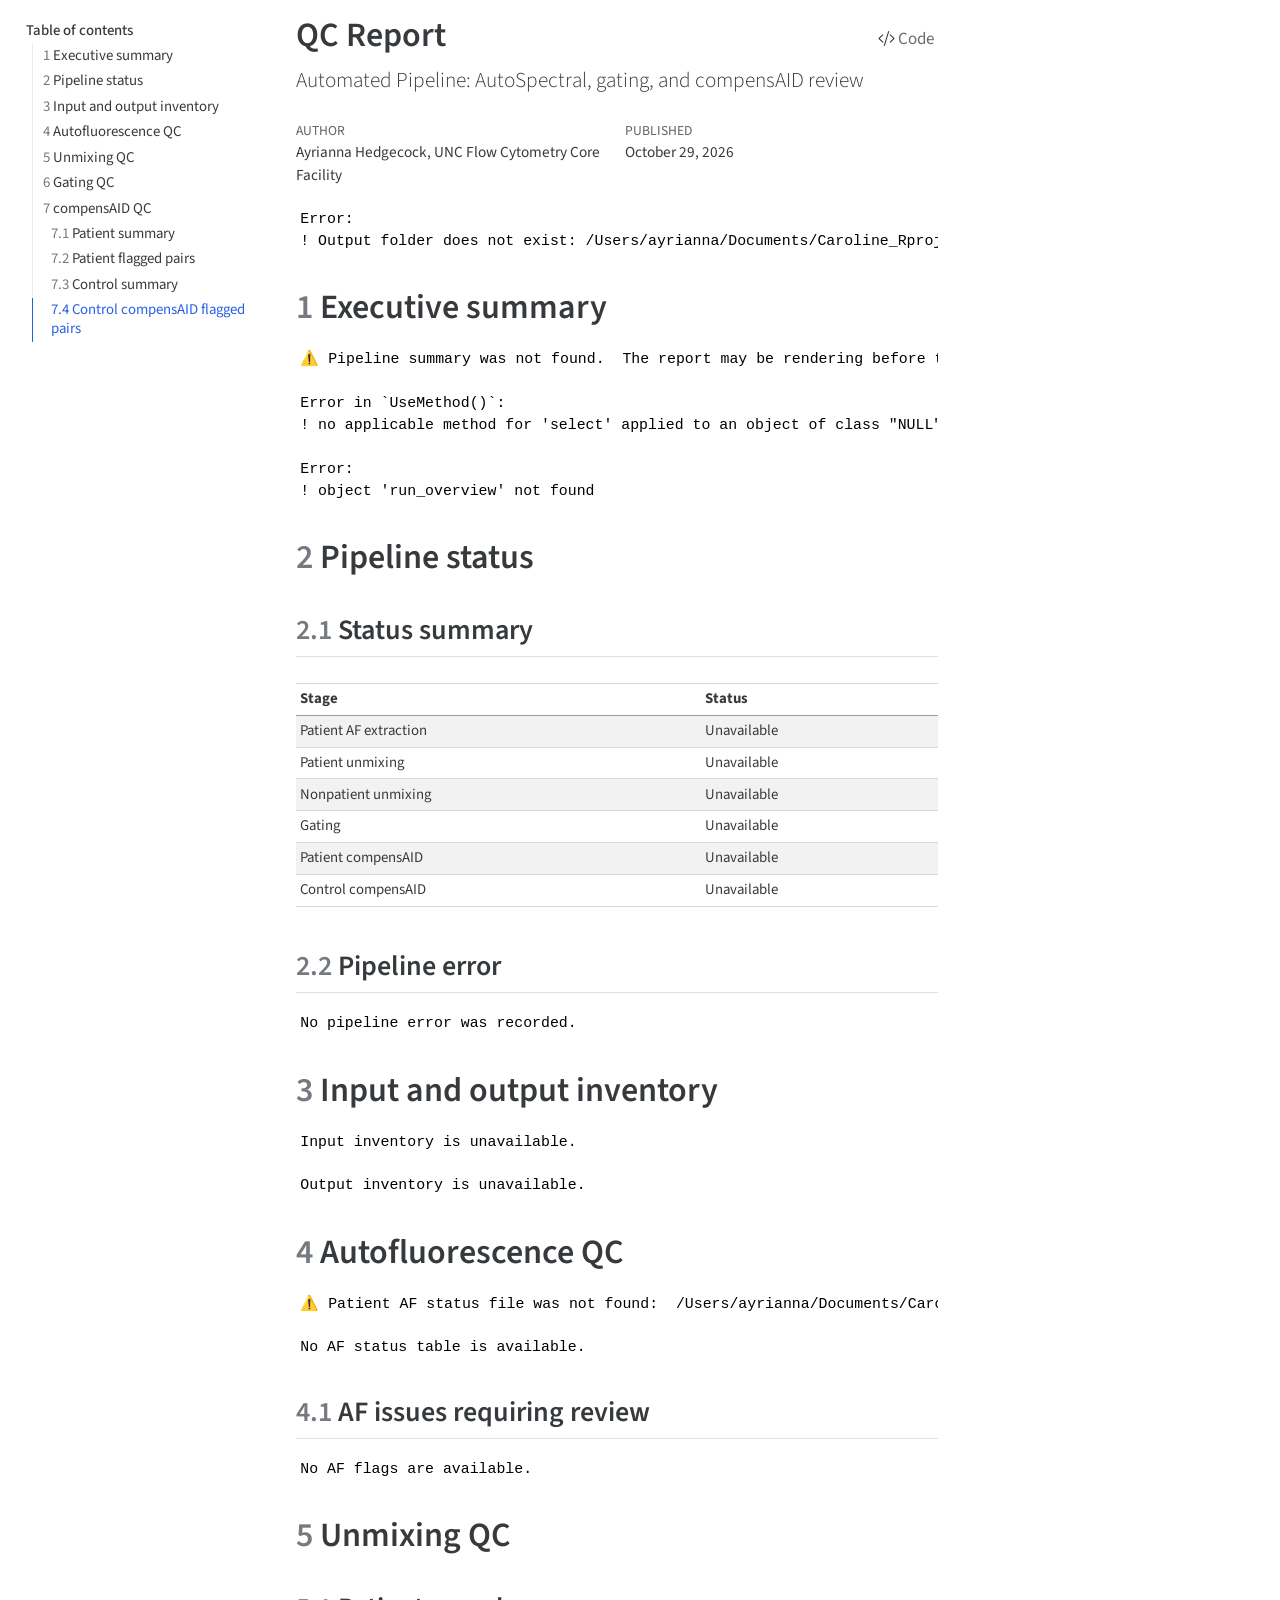
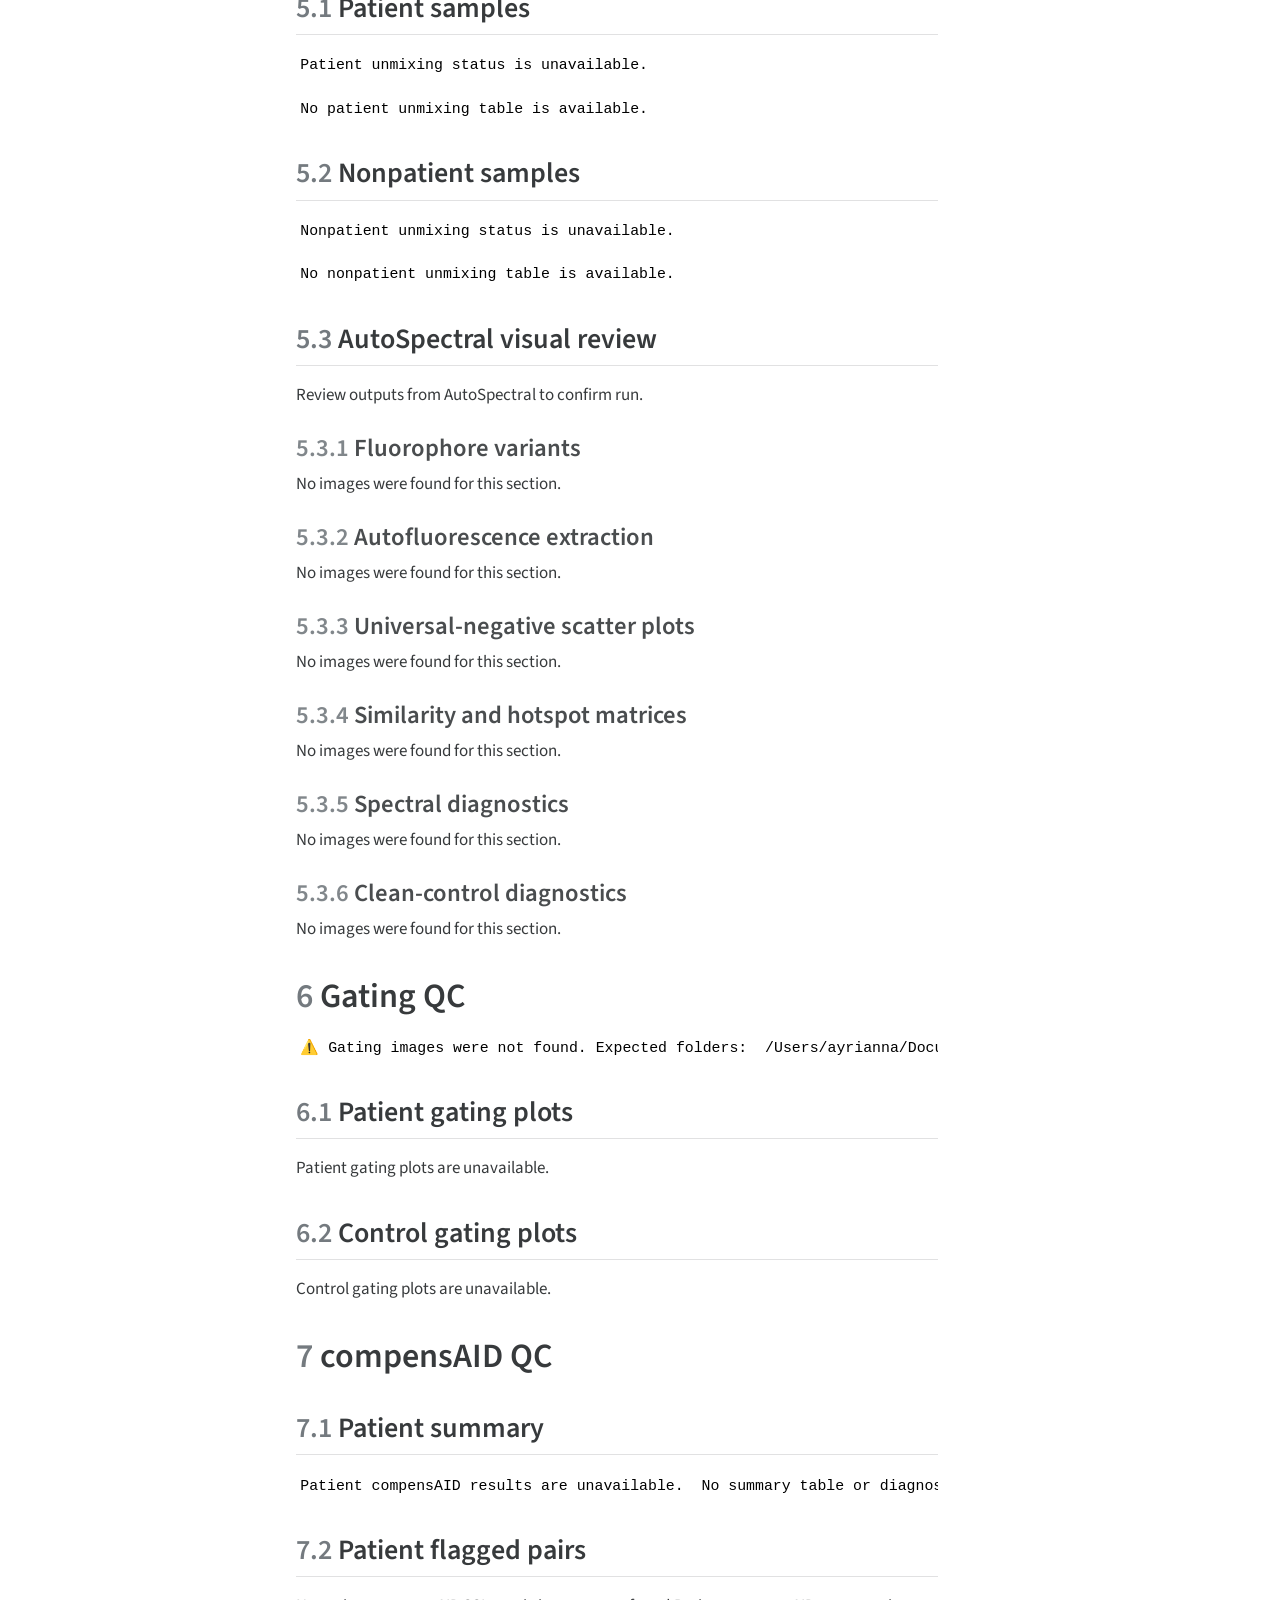
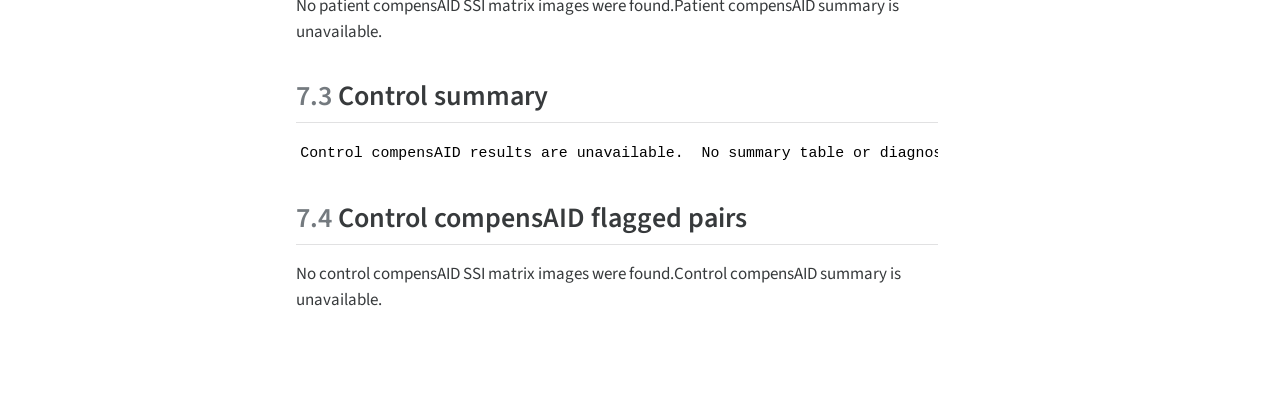
<file: Reports/QCReport.html>
<!DOCTYPE html>
<html xmlns="http://www.w3.org/1999/xhtml" lang="en" xml:lang="en"><head>

<meta charset="utf-8">
<meta name="generator" content="quarto-1.10.18">

<meta name="viewport" content="width=device-width, initial-scale=1.0, user-scalable=yes">

<meta name="author" content="Ayrianna Hedgecock, UNC Flow Cytometry Core Facility">
<meta name="dcterms.date" content="2026-10-29">

<title>QC Report</title>
<style>
/* Default styles provided by pandoc.
** See https://pandoc.org/MANUAL.html#variables-for-html for config info.
*/
span.smallcaps{font-variant: small-caps;}
div.columns{display: flex; gap: 1.5em;}
div.column{flex: auto;}
@media screen {
div.columns{gap: min(4vw, 1.5em);}
div.column{overflow-x: auto;}
}
div.hanging-indent{margin-left: 1.5em; text-indent: -1.5em;}
ul.task-list{list-style: none;}
ul.task-list li input[type="checkbox"] {
  width: 0.8em;
  margin: 0 0.8em 0.2em -1em; /* quarto-specific, see https://github.com/quarto-dev/quarto-cli/issues/4556 */ 
  vertical-align: middle;
}
/* CSS for syntax highlighting */
html { -webkit-text-size-adjust: 100%; }
pre > code.sourceCode { white-space: pre; position: relative; }
pre > code.sourceCode > span { display: inline-block; line-height: 1.25; }
pre > code.sourceCode > span:empty { height: 1.2em; }
.sourceCode { overflow: visible; }
code.sourceCode > span { color: inherit; text-decoration: inherit; }
div.sourceCode { margin: 1em 0; }
pre.sourceCode { margin: 0; }
@media screen {
div.sourceCode { overflow: auto; }
}
@media print {
pre > code.sourceCode { white-space: pre-wrap; }
pre > code.sourceCode > span { text-indent: -5em; padding-left: 5em; }
}
pre.numberSource code
  { counter-reset: source-line 0; }
pre.numberSource code > span
  { position: relative; left: -4em; counter-increment: source-line; }
pre.numberSource code > span > a:first-child::before
  { content: counter(source-line);
    position: relative; left: -1em; text-align: right; vertical-align: baseline;
    border: none; display: inline-block;
    -webkit-touch-callout: none; -webkit-user-select: none;
    -khtml-user-select: none; -moz-user-select: none;
    -ms-user-select: none; user-select: none;
    padding: 0 4px; width: 4em;
  }
pre.numberSource { margin-left: 3em;  padding-left: 4px; }
div.sourceCode
  {   }
@media screen {
pre > code.sourceCode > span > a:first-child::before { text-decoration: underline; }
}
</style>


<script src="QCReport_files/libs/clipboard/clipboard.min.js"></script>
<script src="QCReport_files/libs/quarto-html/quarto.js" type="module"></script>
<script src="QCReport_files/libs/quarto-html/tabsets/tabsets.js" type="module"></script>
<script src="QCReport_files/libs/quarto-html/popper.min.js"></script>
<script src="QCReport_files/libs/quarto-html/tippy.umd.min.js"></script>
<script src="QCReport_files/libs/quarto-html/anchor.min.js"></script>
<link href="QCReport_files/libs/quarto-html/tippy.css" rel="stylesheet">
<link href="QCReport_files/libs/quarto-html/quarto-syntax-highlighting-64a204ab8560d761af7679ceaba22944.css" rel="stylesheet" id="quarto-text-highlighting-styles">
<script src="QCReport_files/libs/bootstrap/bootstrap.min.js"></script>
<link href="QCReport_files/libs/bootstrap/bootstrap-icons.css" rel="stylesheet">
<link href="QCReport_files/libs/bootstrap/bootstrap-c2e55264ed47ce3b2e0326a2269f9400.min.css" rel="stylesheet" append-hash="true" id="quarto-bootstrap" data-mode="light">


</head>

<body class="quarto-light">

<div id="quarto-content" class="page-columns page-rows-contents page-layout-article toc-left">
<div id="quarto-sidebar-toc-left" class="sidebar toc-left">
  <nav id="TOC" role="doc-toc" class="toc-active">
    <h2 id="toc-title">Table of contents</h2>
   
  <ul>
  <li><a href="#executive-summary" id="toc-executive-summary" class="nav-link active" data-scroll-target="#executive-summary"><span class="header-section-number">1</span> Executive summary</a></li>
  <li><a href="#pipeline-status" id="toc-pipeline-status" class="nav-link" data-scroll-target="#pipeline-status"><span class="header-section-number">2</span> Pipeline status</a>
  <ul class="collapse">
  <li><a href="#status-summary" id="toc-status-summary" class="nav-link" data-scroll-target="#status-summary"><span class="header-section-number">2.1</span> Status summary</a></li>
  <li><a href="#pipeline-error" id="toc-pipeline-error" class="nav-link" data-scroll-target="#pipeline-error"><span class="header-section-number">2.2</span> Pipeline error</a></li>
  </ul></li>
  <li><a href="#input-and-output-inventory" id="toc-input-and-output-inventory" class="nav-link" data-scroll-target="#input-and-output-inventory"><span class="header-section-number">3</span> Input and output inventory</a></li>
  <li><a href="#autofluorescence-qc" id="toc-autofluorescence-qc" class="nav-link" data-scroll-target="#autofluorescence-qc"><span class="header-section-number">4</span> Autofluorescence QC</a>
  <ul class="collapse">
  <li><a href="#af-issues-requiring-review" id="toc-af-issues-requiring-review" class="nav-link" data-scroll-target="#af-issues-requiring-review"><span class="header-section-number">4.1</span> AF issues requiring review</a></li>
  </ul></li>
  <li><a href="#unmixing-qc" id="toc-unmixing-qc" class="nav-link" data-scroll-target="#unmixing-qc"><span class="header-section-number">5</span> Unmixing QC</a>
  <ul class="collapse">
  <li><a href="#patient-samples" id="toc-patient-samples" class="nav-link" data-scroll-target="#patient-samples"><span class="header-section-number">5.1</span> Patient samples</a></li>
  <li><a href="#nonpatient-samples" id="toc-nonpatient-samples" class="nav-link" data-scroll-target="#nonpatient-samples"><span class="header-section-number">5.2</span> Nonpatient samples</a></li>
  <li><a href="#autospectral-visual-review" id="toc-autospectral-visual-review" class="nav-link" data-scroll-target="#autospectral-visual-review"><span class="header-section-number">5.3</span> AutoSpectral visual review</a>
  <ul class="collapse">
  <li><a href="#fluorophore-variants" id="toc-fluorophore-variants" class="nav-link" data-scroll-target="#fluorophore-variants"><span class="header-section-number">5.3.1</span> Fluorophore variants</a></li>
  <li><a href="#autofluorescence-extraction" id="toc-autofluorescence-extraction" class="nav-link" data-scroll-target="#autofluorescence-extraction"><span class="header-section-number">5.3.2</span> Autofluorescence extraction</a></li>
  <li><a href="#universal-negative-scatter-plots" id="toc-universal-negative-scatter-plots" class="nav-link" data-scroll-target="#universal-negative-scatter-plots"><span class="header-section-number">5.3.3</span> Universal-negative scatter plots</a></li>
  <li><a href="#similarity-and-hotspot-matrices" id="toc-similarity-and-hotspot-matrices" class="nav-link" data-scroll-target="#similarity-and-hotspot-matrices"><span class="header-section-number">5.3.4</span> Similarity and hotspot matrices</a></li>
  <li><a href="#spectral-diagnostics" id="toc-spectral-diagnostics" class="nav-link" data-scroll-target="#spectral-diagnostics"><span class="header-section-number">5.3.5</span> Spectral diagnostics</a></li>
  <li><a href="#clean-control-diagnostics" id="toc-clean-control-diagnostics" class="nav-link" data-scroll-target="#clean-control-diagnostics"><span class="header-section-number">5.3.6</span> Clean-control diagnostics</a></li>
  </ul></li>
  </ul></li>
  <li><a href="#gating-qc" id="toc-gating-qc" class="nav-link" data-scroll-target="#gating-qc"><span class="header-section-number">6</span> Gating QC</a>
  <ul class="collapse">
  <li><a href="#patient-gating-plots" id="toc-patient-gating-plots" class="nav-link" data-scroll-target="#patient-gating-plots"><span class="header-section-number">6.1</span> Patient gating plots</a></li>
  <li><a href="#control-gating-plots" id="toc-control-gating-plots" class="nav-link" data-scroll-target="#control-gating-plots"><span class="header-section-number">6.2</span> Control gating plots</a></li>
  </ul></li>
  <li><a href="#compensaid-qc" id="toc-compensaid-qc" class="nav-link" data-scroll-target="#compensaid-qc"><span class="header-section-number">7</span> compensAID QC</a>
  <ul class="collapse">
  <li><a href="#patient-summary" id="toc-patient-summary" class="nav-link" data-scroll-target="#patient-summary"><span class="header-section-number">7.1</span> Patient summary</a></li>
  <li><a href="#patient-flagged-pairs" id="toc-patient-flagged-pairs" class="nav-link" data-scroll-target="#patient-flagged-pairs"><span class="header-section-number">7.2</span> Patient flagged pairs</a></li>
  <li><a href="#control-summary" id="toc-control-summary" class="nav-link" data-scroll-target="#control-summary"><span class="header-section-number">7.3</span> Control summary</a></li>
  <li><a href="#control-compensaid-flagged-pairs" id="toc-control-compensaid-flagged-pairs" class="nav-link" data-scroll-target="#control-compensaid-flagged-pairs"><span class="header-section-number">7.4</span> Control compensAID flagged pairs</a></li>
  </ul></li>
  </ul>
</nav>
</div>
<div id="quarto-margin-sidebar" class="sidebar margin-sidebar zindex-bottom">
</div>
<main class="content" id="quarto-document-content">

<header id="title-block-header" class="quarto-title-block default">
<div class="quarto-title">
<div class="quarto-title-block"><div><h1 class="title">QC Report</h1><button type="button" class="btn code-tools-button" id="quarto-code-tools-source"><i class="bi"></i> Code</button></div></div>
<p class="subtitle lead">Automated Pipeline: AutoSpectral, gating, and compensAID review</p>
</div>



<div class="quarto-title-meta">

    <div>
    <div class="quarto-title-meta-heading">Author</div>
    <div class="quarto-title-meta-contents">
             <p>Ayrianna Hedgecock, UNC Flow Cytometry Core Facility </p>
          </div>
  </div>
    
    <div>
    <div class="quarto-title-meta-heading">Published</div>
    <div class="quarto-title-meta-contents">
      <p class="date">October 29, 2026</p>
    </div>
  </div>
  
    
  </div>
  


</header>


<style>
.qc-carousel {
  position: relative;
  width: 100%;
  margin: 1rem 0 2rem 0;
  padding: 0 3.5rem;
  box-sizing: border-box;
}

.qc-carousel-window {
  overflow: hidden;
  width: 100%;
  border: 1px solid #d9d9d9;
  border-radius: 0.5rem;
  background: #fafafa;
}

.qc-carousel-track {
  display: flex;
  transition: transform 0.3s ease-in-out;
}

.qc-carousel-slide {
  min-width: 100%;
  box-sizing: border-box;
  padding: 0.75rem;
  text-align: center;
}

.qc-carousel-slide img {
  display: block;
  max-width: 100%;
  height: 32rem;
  object-fit: contain;
  margin: 0 auto;
}

.qc-carousel-caption {
  margin-top: 0.5rem;
  font-size: 0.85rem;
  color: #555;
  overflow-wrap: anywhere;
}

.qc-carousel-button {
  position: absolute;
  top: 50%;
  transform: translateY(-50%);
  z-index: 2;
  width: 2.5rem;
  height: 2.5rem;
  border: none;
  border-radius: 50%;
  background: #2c3e50;
  color: white;
  font-size: 1.5rem;
  cursor: pointer;
}

.qc-carousel-button:hover {
  background: #1a252f;
}

.qc-carousel-button.previous {
  left: 0.25rem;
}

.qc-carousel-button.next {
  right: 0.25rem;
}

.qc-carousel-counter {
  margin-top: 0.5rem;
  text-align: center;
  color: #666;
  font-size: 0.85rem;
}
</style>
<script>
function qcCarouselMove(carouselId, direction) {
  const carousel = document.getElementById(carouselId);

  if (!carousel) {
    return;
  }

  const track = carousel.querySelector(".qc-carousel-track");
  const slides = carousel.querySelectorAll(".qc-carousel-slide");
  const counter = carousel.querySelector(".qc-carousel-counter");

  if (slides.length === 0) {
    return;
  }

  let currentIndex = Number(carousel.dataset.currentIndex || 0);

  currentIndex = currentIndex + direction;

  if (currentIndex < 0) {
    currentIndex = slides.length - 1;
  }

  if (currentIndex >= slides.length) {
    currentIndex = 0;
  }

  carousel.dataset.currentIndex = currentIndex;
  track.style.transform = "translateX(-" + (currentIndex * 100) + "%)";
  counter.textContent = (currentIndex + 1) + " / " + slides.length;
}
</script>
<div class="cell">
<div class="cell-output cell-output-error">
<pre><code>Error:
! Output folder does not exist: /Users/ayrianna/Documents/Caroline_Rproj_FlowCore/Reports/Output</code></pre>
</div>
</div>
<section id="executive-summary" class="level1" data-number="1">
<h1 data-number="1"><span class="header-section-number">1</span> Executive summary</h1>
<div class="cell">
<div class="cell-output cell-output-stdout">
<pre><code>⚠️ Pipeline summary was not found.  The report may be rendering before the pipeline has completed.</code></pre>
</div>
</div>
<div class="cell">
<div class="cell-output cell-output-error">
<pre><code>Error in `UseMethod()`:
! no applicable method for 'select' applied to an object of class "NULL"</code></pre>
</div>
<div class="cell-output cell-output-error">
<pre><code>Error:
! object 'run_overview' not found</code></pre>
</div>
</div>
</section>
<section id="pipeline-status" class="level1" data-number="2">
<h1 data-number="2"><span class="header-section-number">2</span> Pipeline status</h1>
<section id="status-summary" class="level2" data-number="2.1">
<h2 data-number="2.1" class="anchored" data-anchor-id="status-summary"><span class="header-section-number">2.1</span> Status summary</h2>
<div class="cell">
<div class="cell-output-display">
<table class="caption-top table table-sm table-striped small">
<thead>
<tr class="header">
<th style="text-align: left;">Stage</th>
<th style="text-align: left;">Status</th>
</tr>
</thead>
<tbody>
<tr class="odd">
<td style="text-align: left;">Patient AF extraction</td>
<td style="text-align: left;">Unavailable</td>
</tr>
<tr class="even">
<td style="text-align: left;">Patient unmixing</td>
<td style="text-align: left;">Unavailable</td>
</tr>
<tr class="odd">
<td style="text-align: left;">Nonpatient unmixing</td>
<td style="text-align: left;">Unavailable</td>
</tr>
<tr class="even">
<td style="text-align: left;">Gating</td>
<td style="text-align: left;">Unavailable</td>
</tr>
<tr class="odd">
<td style="text-align: left;">Patient compensAID</td>
<td style="text-align: left;">Unavailable</td>
</tr>
<tr class="even">
<td style="text-align: left;">Control compensAID</td>
<td style="text-align: left;">Unavailable</td>
</tr>
</tbody>
</table>
</div>
</div>
</section>
<section id="pipeline-error" class="level2" data-number="2.2">
<h2 data-number="2.2" class="anchored" data-anchor-id="pipeline-error"><span class="header-section-number">2.2</span> Pipeline error</h2>
<div class="cell">
<div class="cell-output cell-output-stdout">
<pre><code>No pipeline error was recorded.</code></pre>
</div>
</div>
</section>
</section>
<section id="input-and-output-inventory" class="level1" data-number="3">
<h1 data-number="3"><span class="header-section-number">3</span> Input and output inventory</h1>
<div class="cell">
<div class="cell-output cell-output-stdout">
<pre><code>Input inventory is unavailable.</code></pre>
</div>
</div>
<div class="cell">
<div class="cell-output cell-output-stdout">
<pre><code>Output inventory is unavailable.</code></pre>
</div>
</div>
</section>
<section id="autofluorescence-qc" class="level1" data-number="4">
<h1 data-number="4"><span class="header-section-number">4</span> Autofluorescence QC</h1>
<div class="cell">
<div class="cell-output cell-output-stdout">
<pre><code>⚠️ Patient AF status file was not found:  /Users/ayrianna/Documents/Caroline_Rproj_FlowCore/Reports/Output/qc_tables/patient_af_status.csv</code></pre>
</div>
</div>
<div class="cell">
<div class="cell-output cell-output-stdout">
<pre><code>No AF status table is available.</code></pre>
</div>
</div>
<section id="af-issues-requiring-review" class="level2" data-number="4.1">
<h2 data-number="4.1" class="anchored" data-anchor-id="af-issues-requiring-review"><span class="header-section-number">4.1</span> AF issues requiring review</h2>
<div class="cell">
<div class="cell-output cell-output-stdout">
<pre><code>No AF flags are available.</code></pre>
</div>
</div>
</section>
</section>
<section id="unmixing-qc" class="level1" data-number="5">
<h1 data-number="5"><span class="header-section-number">5</span> Unmixing QC</h1>
<section id="patient-samples" class="level2" data-number="5.1">
<h2 data-number="5.1" class="anchored" data-anchor-id="patient-samples"><span class="header-section-number">5.1</span> Patient samples</h2>
<div class="cell">
<div class="cell-output cell-output-stdout">
<pre><code>Patient unmixing status is unavailable.</code></pre>
</div>
</div>
<div class="cell">
<div class="cell-output cell-output-stdout">
<pre><code>No patient unmixing table is available.</code></pre>
</div>
</div>
</section>
<section id="nonpatient-samples" class="level2" data-number="5.2">
<h2 data-number="5.2" class="anchored" data-anchor-id="nonpatient-samples"><span class="header-section-number">5.2</span> Nonpatient samples</h2>
<div class="cell">
<div class="cell-output cell-output-stdout">
<pre><code>Nonpatient unmixing status is unavailable.</code></pre>
</div>
</div>
<div class="cell">
<div class="cell-output cell-output-stdout">
<pre><code>No nonpatient unmixing table is available.</code></pre>
</div>
</div>
</section>
<section id="autospectral-visual-review" class="level2" data-number="5.3">
<h2 data-number="5.3" class="anchored" data-anchor-id="autospectral-visual-review"><span class="header-section-number">5.3</span> AutoSpectral visual review</h2>
<p>Review outputs from AutoSpectral to confirm run.</p>
<section id="fluorophore-variants" class="level3" data-number="5.3.1">
<h3 data-number="5.3.1" class="anchored" data-anchor-id="fluorophore-variants"><span class="header-section-number">5.3.1</span> Fluorophore variants</h3>
<p>
No images were found for this section.
</p>
</section>
<section id="autofluorescence-extraction" class="level3" data-number="5.3.2">
<h3 data-number="5.3.2" class="anchored" data-anchor-id="autofluorescence-extraction"><span class="header-section-number">5.3.2</span> Autofluorescence extraction</h3>
<p>
No images were found for this section.
</p>
</section>
<section id="universal-negative-scatter-plots" class="level3" data-number="5.3.3">
<h3 data-number="5.3.3" class="anchored" data-anchor-id="universal-negative-scatter-plots"><span class="header-section-number">5.3.3</span> Universal-negative scatter plots</h3>
<p>
No images were found for this section.
</p>
</section>
<section id="similarity-and-hotspot-matrices" class="level3" data-number="5.3.4">
<h3 data-number="5.3.4" class="anchored" data-anchor-id="similarity-and-hotspot-matrices"><span class="header-section-number">5.3.4</span> Similarity and hotspot matrices</h3>
<p>
No images were found for this section.
</p>
</section>
<section id="spectral-diagnostics" class="level3" data-number="5.3.5">
<h3 data-number="5.3.5" class="anchored" data-anchor-id="spectral-diagnostics"><span class="header-section-number">5.3.5</span> Spectral diagnostics</h3>
<p>
No images were found for this section.
</p>
</section>
<section id="clean-control-diagnostics" class="level3" data-number="5.3.6">
<h3 data-number="5.3.6" class="anchored" data-anchor-id="clean-control-diagnostics"><span class="header-section-number">5.3.6</span> Clean-control diagnostics</h3>
<p>
No images were found for this section.
</p>
</section>
</section>
</section>
<section id="gating-qc" class="level1" data-number="6">
<h1 data-number="6"><span class="header-section-number">6</span> Gating QC</h1>
<div class="cell">
<div class="cell-output cell-output-stdout">
<pre><code>⚠️ Gating images were not found. Expected folders:  /Users/ayrianna/Documents/Caroline_Rproj_FlowCore/Reports/Output/qc_images/gating/patient  and  /Users/ayrianna/Documents/Caroline_Rproj_FlowCore/Reports/Output/qc_images/gating/controls</code></pre>
</div>
</div>
<section id="patient-gating-plots" class="level2" data-number="6.1">
<h2 data-number="6.1" class="anchored" data-anchor-id="patient-gating-plots"><span class="header-section-number">6.1</span> Patient gating plots</h2>
<p>Patient gating plots are unavailable.</p>
</section>
<section id="control-gating-plots" class="level2" data-number="6.2">
<h2 data-number="6.2" class="anchored" data-anchor-id="control-gating-plots"><span class="header-section-number">6.2</span> Control gating plots</h2>
<p>Control gating plots are unavailable.</p>
</section>
</section>
<section id="compensaid-qc" class="level1" data-number="7">
<h1 data-number="7"><span class="header-section-number">7</span> compensAID QC</h1>
<section id="patient-summary" class="level2" data-number="7.1">
<h2 data-number="7.1" class="anchored" data-anchor-id="patient-summary"><span class="header-section-number">7.1</span> Patient summary</h2>
<div class="cell">
<div class="cell-output cell-output-stdout">
<pre><code>Patient compensAID results are unavailable.  No summary table or diagnostic images were found.</code></pre>
</div>
</div>
</section>
<section id="patient-flagged-pairs" class="level2" data-number="7.2">
<h2 data-number="7.2" class="anchored" data-anchor-id="patient-flagged-pairs"><span class="header-section-number">7.2</span> Patient flagged pairs</h2>
<p>No patient compensAID SSI matrix images were found.Patient compensAID summary is unavailable.</p>
</section>
<section id="control-summary" class="level2" data-number="7.3">
<h2 data-number="7.3" class="anchored" data-anchor-id="control-summary"><span class="header-section-number">7.3</span> Control summary</h2>
<div class="cell">
<div class="cell-output cell-output-stdout">
<pre><code>Control compensAID results are unavailable.  No summary table or diagnostic images were found.</code></pre>
</div>
</div>
</section>
<section id="control-compensaid-flagged-pairs" class="level2" data-number="7.4">
<h2 data-number="7.4" class="anchored" data-anchor-id="control-compensaid-flagged-pairs"><span class="header-section-number">7.4</span> Control compensAID flagged pairs</h2>
<p>No control compensAID SSI matrix images were found.Control compensAID summary is unavailable.</p>
<!-- -->

</section>
</section>

</main>
<!-- /main column -->
<script id="quarto-html-after-body" type="application/javascript">
  window.document.addEventListener("DOMContentLoaded", function (event) {
    const icon = "";
    const anchorJS = new window.AnchorJS();
    anchorJS.options = {
      placement: 'right',
      icon: icon
    };
    anchorJS.add('.anchored');
    const isCodeAnnotation = (el) => {
      for (const clz of el.classList) {
        if (clz.startsWith('code-annotation-')) {                     
          return true;
        }
      }
      return false;
    }
    const onCopySuccess = function(e) {
      // button target
      const button = e.trigger;
      // don't keep focus
      button.blur();
      // flash "checked"
      button.classList.add('code-copy-button-checked');
      var currentTitle = button.getAttribute("title");
      button.setAttribute("title", "Copied!");
      let tooltip;
      if (window.bootstrap) {
        button.setAttribute("data-bs-toggle", "tooltip");
        button.setAttribute("data-bs-placement", "left");
        button.setAttribute("data-bs-title", "Copied!");
        tooltip = new bootstrap.Tooltip(button, 
          { trigger: "manual", 
            customClass: "code-copy-button-tooltip",
            offset: [0, -8]});
        tooltip.show();    
      }
      setTimeout(function() {
        if (tooltip) {
          tooltip.hide();
          button.removeAttribute("data-bs-title");
          button.removeAttribute("data-bs-toggle");
          button.removeAttribute("data-bs-placement");
        }
        button.setAttribute("title", currentTitle);
        button.classList.remove('code-copy-button-checked');
      }, 1000);
      // clear code selection
      e.clearSelection();
    }
    const getTextToCopy = function(trigger) {
      const outerScaffold = trigger.parentElement.cloneNode(true);
      const codeEl = outerScaffold.querySelector('code');
      for (const childEl of codeEl.children) {
        if (isCodeAnnotation(childEl)) {
          childEl.remove();
        }
      }
      return codeEl.innerText;
    }
    const clipboard = new window.ClipboardJS('.code-copy-button:not([data-in-quarto-modal])', {
      text: getTextToCopy
    });
    clipboard.on('success', onCopySuccess);
    if (window.document.getElementById('quarto-embedded-source-code-modal')) {
      const clipboardModal = new window.ClipboardJS('.code-copy-button[data-in-quarto-modal]', {
        text: getTextToCopy,
        container: window.document.getElementById('quarto-embedded-source-code-modal')
      });
      clipboardModal.on('success', onCopySuccess);
    }
    const viewSource = window.document.getElementById('quarto-view-source') ||
                       window.document.getElementById('quarto-code-tools-source');
    if (viewSource) {
      const sourceUrl = viewSource.getAttribute("data-quarto-source-url");
      viewSource.addEventListener("click", function(e) {
        if (sourceUrl) {
          // rstudio viewer pane
          if (/\bcapabilities=\b/.test(window.location)) {
            window.open(sourceUrl);
          } else {
            window.location.href = sourceUrl;
          }
        } else {
          const modal = new bootstrap.Modal(document.getElementById('quarto-embedded-source-code-modal'));
          modal.show();
        }
        return false;
      });
    }
    function toggleCodeHandler(show) {
      return function(e) {
        const cellDetails = window.document.querySelectorAll(".cell details.code-fold");
        for (let i=0; i<cellDetails.length; i++) {
          const details = cellDetails[i];
          if (show) {
            details.open = true;
          } else {
            details.removeAttribute("open");
          }
        }
        const cellCodeDivs = window.document.querySelectorAll(".cell div.sourceCode.cell-code");
        const fromCls = show ? "hidden" : "unhidden";
        const toCls = show ? "unhidden" : "hidden";
        for (let i=0; i<cellCodeDivs.length; i++) {
          const codeDiv = cellCodeDivs[i];
          if (codeDiv.classList.contains(fromCls)) {
            codeDiv.classList.remove(fromCls);
            codeDiv.classList.add(toCls);
          } 
        }
        return false;
      }
    }
    const hideAllCode = window.document.getElementById("quarto-hide-all-code");
    if (hideAllCode) {
      hideAllCode.addEventListener("click", toggleCodeHandler(false));
    }
    const showAllCode = window.document.getElementById("quarto-show-all-code");
    if (showAllCode) {
      showAllCode.addEventListener("click", toggleCodeHandler(true));
    }
      var localhostRegex = new RegExp(/^(?:http|https):\/\/localhost\:?[0-9]*\//);
      var mailtoRegex = new RegExp(/^mailto:/);
        var filterRegex = new RegExp('/' + window.location.host + '/');
      var isInternal = (href) => {
          return filterRegex.test(href) || localhostRegex.test(href) || mailtoRegex.test(href);
      }
      // Inspect non-navigation links and adorn them if external
     var links = window.document.querySelectorAll('a[href]:not(.nav-link):not(.navbar-brand):not(.toc-action):not(.sidebar-link):not(.sidebar-item-toggle):not(.pagination-link):not(.no-external):not([aria-hidden]):not(.dropdown-item):not(.quarto-navigation-tool):not(.about-link)');
      for (var i=0; i<links.length; i++) {
        const link = links[i];
        if (!isInternal(link.href)) {
          // undo the damage that might have been done by quarto-nav.js in the case of
          // links that we want to consider external
          if (link.dataset.originalHref !== undefined) {
            link.href = link.dataset.originalHref;
          }
        }
      }
    function tippyHover(el, contentFn, onTriggerFn, onUntriggerFn) {
      const config = {
        allowHTML: true,
        maxWidth: 500,
        delay: 100,
        arrow: false,
        appendTo: function(el) {
            return el.parentElement;
        },
        interactive: true,
        interactiveBorder: 10,
        theme: 'quarto',
        placement: 'bottom-start',
      };
      if (contentFn) {
        config.content = contentFn;
      }
      if (onTriggerFn) {
        config.onTrigger = onTriggerFn;
      }
      if (onUntriggerFn) {
        config.onUntrigger = onUntriggerFn;
      }
      window.tippy(el, config); 
    }
    const noterefs = window.document.querySelectorAll('a[role="doc-noteref"]');
    for (var i=0; i<noterefs.length; i++) {
      const ref = noterefs[i];
      tippyHover(ref, function() {
        // use id or data attribute instead here
        let href = ref.getAttribute('data-footnote-href') || ref.getAttribute('href');
        try { href = new URL(href).hash; } catch {}
        const id = href.replace(/^#\/?/, "");
        const note = window.document.getElementById(id);
        if (note) {
          return note.innerHTML;
        } else {
          return "";
        }
      });
    }
    const xrefs = window.document.querySelectorAll('a.quarto-xref');
    const processXRef = (id, note) => {
      // Strip column container classes
      const stripColumnClz = (el) => {
        el.classList.remove("page-full", "page-columns");
        if (el.children) {
          for (const child of el.children) {
            stripColumnClz(child);
          }
        }
      }
      stripColumnClz(note)
      if (id === null || id.startsWith('sec-')) {
        // Special case sections, only their first couple elements
        const container = document.createElement("div");
        if (note.children && note.children.length > 2) {
          container.appendChild(note.children[0].cloneNode(true));
          for (let i = 1; i < note.children.length; i++) {
            const child = note.children[i];
            if (child.tagName === "P" && child.innerText === "") {
              continue;
            } else {
              container.appendChild(child.cloneNode(true));
              break;
            }
          }
          if (window.Quarto?.typesetMath) {
            window.Quarto.typesetMath(container);
          }
          return container.innerHTML
        } else {
          if (window.Quarto?.typesetMath) {
            window.Quarto.typesetMath(note);
          }
          return note.innerHTML;
        }
      } else {
        // Remove any anchor links if they are present
        const anchorLink = note.querySelector('a.anchorjs-link');
        if (anchorLink) {
          anchorLink.remove();
        }
        if (window.Quarto?.typesetMath) {
          window.Quarto.typesetMath(note);
        }
        if (note.classList.contains("callout")) {
          return note.outerHTML;
        } else {
          return note.innerHTML;
        }
      }
    }
    for (var i=0; i<xrefs.length; i++) {
      const xref = xrefs[i];
      tippyHover(xref, undefined, function(instance) {
        instance.disable();
        let url = xref.getAttribute('href');
        let hash = undefined; 
        if (url.startsWith('#')) {
          hash = url;
        } else {
          try { hash = new URL(url).hash; } catch {}
        }
        if (hash) {
          const id = hash.replace(/^#\/?/, "");
          const note = window.document.getElementById(id);
          if (note !== null) {
            try {
              const html = processXRef(id, note.cloneNode(true));
              instance.setContent(html);
            } finally {
              instance.enable();
              instance.show();
            }
          } else {
            // See if we can fetch this
            fetch(url.split('#')[0])
            .then(res => res.text())
            .then(html => {
              const parser = new DOMParser();
              const htmlDoc = parser.parseFromString(html, "text/html");
              const note = htmlDoc.getElementById(id);
              if (note !== null) {
                const html = processXRef(id, note);
                instance.setContent(html);
              } 
            }).finally(() => {
              instance.enable();
              instance.show();
            });
          }
        } else {
          // See if we can fetch a full url (with no hash to target)
          // This is a special case and we should probably do some content thinning / targeting
          fetch(url)
          .then(res => res.text())
          .then(html => {
            const parser = new DOMParser();
            const htmlDoc = parser.parseFromString(html, "text/html");
            const note = htmlDoc.querySelector('main.content');
            if (note !== null) {
              // This should only happen for chapter cross references
              // (since there is no id in the URL)
              // remove the first header
              if (note.children.length > 0 && note.children[0].tagName === "HEADER") {
                note.children[0].remove();
              }
              const html = processXRef(null, note);
              instance.setContent(html);
            } 
          }).finally(() => {
            instance.enable();
            instance.show();
          });
        }
      }, function(instance) {
      });
    }
        let selectedAnnoteEl;
        const selectorForAnnotation = ( cell, annotation) => {
          let cellAttr = 'data-code-cell="' + cell + '"';
          let lineAttr = 'data-code-annotation="' +  annotation + '"';
          const selector = 'span[' + cellAttr + '][' + lineAttr + ']';
          return selector;
        }
        const selectCodeLines = (annoteEl) => {
          const doc = window.document;
          const targetCell = annoteEl.getAttribute("data-target-cell");
          const targetAnnotation = annoteEl.getAttribute("data-target-annotation");
          const annoteSpan = window.document.querySelector(selectorForAnnotation(targetCell, targetAnnotation));
          const lines = annoteSpan.getAttribute("data-code-lines").split(",");
          const lineIds = lines.map((line) => {
            return targetCell + "-" + line;
          })
          let top = null;
          let height = null;
          let parent = null;
          if (lineIds.length > 0) {
              //compute the position of the single el (top and bottom and make a div)
              const el = window.document.getElementById(lineIds[0]);
              top = el.offsetTop;
              height = el.offsetHeight;
              parent = el.parentElement.parentElement;
            if (lineIds.length > 1) {
              const lastEl = window.document.getElementById(lineIds[lineIds.length - 1]);
              const bottom = lastEl.offsetTop + lastEl.offsetHeight;
              height = bottom - top;
            }
            if (top !== null && height !== null && parent !== null) {
              // cook up a div (if necessary) and position it 
              let div = window.document.getElementById("code-annotation-line-highlight");
              if (div === null) {
                div = window.document.createElement("div");
                div.setAttribute("id", "code-annotation-line-highlight");
                div.style.position = 'absolute';
                parent.appendChild(div);
              }
              div.style.top = top - 2 + "px";
              div.style.height = height + 4 + "px";
              div.style.left = 0;
              let gutterDiv = window.document.getElementById("code-annotation-line-highlight-gutter");
              if (gutterDiv === null) {
                gutterDiv = window.document.createElement("div");
                gutterDiv.setAttribute("id", "code-annotation-line-highlight-gutter");
                gutterDiv.style.position = 'absolute';
                const codeCell = window.document.getElementById(targetCell);
                const gutter = codeCell.querySelector('.code-annotation-gutter');
                gutter.appendChild(gutterDiv);
              }
              gutterDiv.style.top = top - 2 + "px";
              gutterDiv.style.height = height + 4 + "px";
            }
            selectedAnnoteEl = annoteEl;
          }
        };
        const unselectCodeLines = () => {
          const elementsIds = ["code-annotation-line-highlight", "code-annotation-line-highlight-gutter"];
          elementsIds.forEach((elId) => {
            const div = window.document.getElementById(elId);
            if (div) {
              div.remove();
            }
          });
          selectedAnnoteEl = undefined;
        };
          // Handle positioning of the toggle
      window.addEventListener(
        "resize",
        throttle(() => {
          elRect = undefined;
          if (selectedAnnoteEl) {
            selectCodeLines(selectedAnnoteEl);
          }
        }, 10)
      );
      function throttle(fn, ms) {
      let throttle = false;
      let timer;
        return (...args) => {
          if(!throttle) { // first call gets through
              fn.apply(this, args);
              throttle = true;
          } else { // all the others get throttled
              if(timer) clearTimeout(timer); // cancel #2
              timer = setTimeout(() => {
                fn.apply(this, args);
                timer = throttle = false;
              }, ms);
          }
        };
      }
        // Attach click handler to the DT
        const annoteDls = window.document.querySelectorAll('dt[data-target-cell]');
        for (const annoteDlNode of annoteDls) {
          annoteDlNode.addEventListener('click', (event) => {
            const clickedEl = event.target;
            if (clickedEl !== selectedAnnoteEl) {
              unselectCodeLines();
              const activeEl = window.document.querySelector('dt[data-target-cell].code-annotation-active');
              if (activeEl) {
                activeEl.classList.remove('code-annotation-active');
              }
              selectCodeLines(clickedEl);
              clickedEl.classList.add('code-annotation-active');
            } else {
              // Unselect the line
              unselectCodeLines();
              clickedEl.classList.remove('code-annotation-active');
            }
          });
        }
    const findCites = (el) => {
      const parentEl = el.parentElement;
      if (parentEl) {
        const cites = parentEl.dataset.cites;
        if (cites) {
          return {
            el,
            cites: cites.split(' ')
          };
        } else {
          return findCites(el.parentElement)
        }
      } else {
        return undefined;
      }
    };
    var bibliorefs = window.document.querySelectorAll('a[role="doc-biblioref"]');
    for (var i=0; i<bibliorefs.length; i++) {
      const ref = bibliorefs[i];
      const citeInfo = findCites(ref);
      if (citeInfo) {
        tippyHover(citeInfo.el, function() {
          var popup = window.document.createElement('div');
          citeInfo.cites.forEach(function(cite) {
            var citeDiv = window.document.createElement('div');
            citeDiv.classList.add('hanging-indent');
            citeDiv.classList.add('csl-entry');
            var biblioDiv = window.document.getElementById('ref-' + cite);
            if (biblioDiv) {
              citeDiv.innerHTML = biblioDiv.innerHTML;
            }
            popup.appendChild(citeDiv);
          });
          return popup.innerHTML;
        });
      }
    }
  });
  </script><div class="modal fade" id="quarto-embedded-source-code-modal" tabindex="-1" aria-labelledby="quarto-embedded-source-code-modal-label" aria-hidden="true"><div class="modal-dialog modal-dialog-scrollable"><div class="modal-content"><div class="modal-header"><h5 class="modal-title" id="quarto-embedded-source-code-modal-label">Source Code</h5><button class="btn-close" data-bs-dismiss="modal"></button></div><div class="modal-body"><div class="">
<div class="code-copy-outer-scaffold"><div class="sourceCode" id="cb18" data-shortcodes="false"><pre class="sourceCode markdown code-with-copy"><code class="sourceCode markdown"><span id="cb18-1"><a href="#cb18-1" aria-hidden="true" tabindex="-1"></a><span class="co">---</span></span>
<span id="cb18-2"><a href="#cb18-2" aria-hidden="true" tabindex="-1"></a><span class="an">title:</span><span class="co"> "QC Report"</span></span>
<span id="cb18-3"><a href="#cb18-3" aria-hidden="true" tabindex="-1"></a><span class="an">subtitle:</span><span class="co"> "Automated Pipeline: AutoSpectral, gating, and compensAID review"</span></span>
<span id="cb18-4"><a href="#cb18-4" aria-hidden="true" tabindex="-1"></a><span class="an">author:</span><span class="co"> "Ayrianna Hedgecock, UNC Flow Cytometry Core Facility"</span></span>
<span id="cb18-5"><a href="#cb18-5" aria-hidden="true" tabindex="-1"></a><span class="an">date:</span><span class="co"> last-modified</span></span>
<span id="cb18-6"><a href="#cb18-6" aria-hidden="true" tabindex="-1"></a><span class="an">toc:</span><span class="co"> true</span></span>
<span id="cb18-7"><a href="#cb18-7" aria-hidden="true" tabindex="-1"></a><span class="an">toc-depth:</span><span class="co"> 3</span></span>
<span id="cb18-8"><a href="#cb18-8" aria-hidden="true" tabindex="-1"></a><span class="an">number-sections:</span><span class="co"> true</span></span>
<span id="cb18-9"><a href="#cb18-9" aria-hidden="true" tabindex="-1"></a><span class="an">format:</span></span>
<span id="cb18-10"><a href="#cb18-10" aria-hidden="true" tabindex="-1"></a><span class="co">  html:</span></span>
<span id="cb18-11"><a href="#cb18-11" aria-hidden="true" tabindex="-1"></a><span class="co">    theme: cosmo</span></span>
<span id="cb18-12"><a href="#cb18-12" aria-hidden="true" tabindex="-1"></a><span class="co">    toc: true</span></span>
<span id="cb18-13"><a href="#cb18-13" aria-hidden="true" tabindex="-1"></a><span class="co">    toc-location: left</span></span>
<span id="cb18-14"><a href="#cb18-14" aria-hidden="true" tabindex="-1"></a><span class="co">    code-fold: true</span></span>
<span id="cb18-15"><a href="#cb18-15" aria-hidden="true" tabindex="-1"></a><span class="co">    code-tools: true</span></span>
<span id="cb18-16"><a href="#cb18-16" aria-hidden="true" tabindex="-1"></a><span class="co">    embed-resources: false</span></span>
<span id="cb18-17"><a href="#cb18-17" aria-hidden="true" tabindex="-1"></a><span class="co">    self-contained: false</span></span>
<span id="cb18-18"><a href="#cb18-18" aria-hidden="true" tabindex="-1"></a><span class="an">execute:</span></span>
<span id="cb18-19"><a href="#cb18-19" aria-hidden="true" tabindex="-1"></a><span class="co">  echo: false</span></span>
<span id="cb18-20"><a href="#cb18-20" aria-hidden="true" tabindex="-1"></a><span class="co">  warning: false</span></span>
<span id="cb18-21"><a href="#cb18-21" aria-hidden="true" tabindex="-1"></a><span class="co">  message: false</span></span>
<span id="cb18-22"><a href="#cb18-22" aria-hidden="true" tabindex="-1"></a><span class="co">  error: true</span></span>
<span id="cb18-23"><a href="#cb18-23" aria-hidden="true" tabindex="-1"></a><span class="an">params:</span><span class="co"> </span></span>
<span id="cb18-24"><a href="#cb18-24" aria-hidden="true" tabindex="-1"></a><span class="co">  output_folder: "Output"</span></span>
<span id="cb18-25"><a href="#cb18-25" aria-hidden="true" tabindex="-1"></a><span class="co">---</span></span>
<span id="cb18-26"><a href="#cb18-26" aria-hidden="true" tabindex="-1"></a></span>
<span id="cb18-27"><a href="#cb18-27" aria-hidden="true" tabindex="-1"></a><span class="dt">&lt;</span><span class="kw">style</span><span class="dt">&gt;</span></span>
<span id="cb18-28"><a href="#cb18-28" aria-hidden="true" tabindex="-1"></a><span class="fu">.qc-carousel</span> {</span>
<span id="cb18-29"><a href="#cb18-29" aria-hidden="true" tabindex="-1"></a>  <span class="kw">position</span><span class="ch">:</span> <span class="dv">relative</span><span class="op">;</span></span>
<span id="cb18-30"><a href="#cb18-30" aria-hidden="true" tabindex="-1"></a>  <span class="kw">width</span><span class="ch">:</span> <span class="dv">100</span><span class="dt">%</span><span class="op">;</span></span>
<span id="cb18-31"><a href="#cb18-31" aria-hidden="true" tabindex="-1"></a>  <span class="kw">margin</span><span class="ch">:</span> <span class="dv">1</span><span class="dt">rem</span> <span class="dv">0</span> <span class="dv">2</span><span class="dt">rem</span> <span class="dv">0</span><span class="op">;</span></span>
<span id="cb18-32"><a href="#cb18-32" aria-hidden="true" tabindex="-1"></a>  <span class="kw">padding</span><span class="ch">:</span> <span class="dv">0</span> <span class="dv">3.5</span><span class="dt">rem</span><span class="op">;</span></span>
<span id="cb18-33"><a href="#cb18-33" aria-hidden="true" tabindex="-1"></a>  <span class="kw">box-sizing</span><span class="ch">:</span> <span class="dv">border-box</span><span class="op">;</span></span>
<span id="cb18-34"><a href="#cb18-34" aria-hidden="true" tabindex="-1"></a>}</span>
<span id="cb18-35"><a href="#cb18-35" aria-hidden="true" tabindex="-1"></a></span>
<span id="cb18-36"><a href="#cb18-36" aria-hidden="true" tabindex="-1"></a><span class="fu">.qc-carousel-window</span> {</span>
<span id="cb18-37"><a href="#cb18-37" aria-hidden="true" tabindex="-1"></a>  <span class="kw">overflow</span><span class="ch">:</span> <span class="dv">hidden</span><span class="op">;</span></span>
<span id="cb18-38"><a href="#cb18-38" aria-hidden="true" tabindex="-1"></a>  <span class="kw">width</span><span class="ch">:</span> <span class="dv">100</span><span class="dt">%</span><span class="op">;</span></span>
<span id="cb18-39"><a href="#cb18-39" aria-hidden="true" tabindex="-1"></a>  <span class="kw">border</span><span class="ch">:</span> <span class="dv">1</span><span class="dt">px</span> <span class="dv">solid</span> <span class="cn">#d9d9d9</span><span class="op">;</span></span>
<span id="cb18-40"><a href="#cb18-40" aria-hidden="true" tabindex="-1"></a>  <span class="kw">border-radius</span><span class="ch">:</span> <span class="dv">0.5</span><span class="dt">rem</span><span class="op">;</span></span>
<span id="cb18-41"><a href="#cb18-41" aria-hidden="true" tabindex="-1"></a>  <span class="kw">background</span><span class="ch">:</span> <span class="cn">#fafafa</span><span class="op">;</span></span>
<span id="cb18-42"><a href="#cb18-42" aria-hidden="true" tabindex="-1"></a>}</span>
<span id="cb18-43"><a href="#cb18-43" aria-hidden="true" tabindex="-1"></a></span>
<span id="cb18-44"><a href="#cb18-44" aria-hidden="true" tabindex="-1"></a><span class="fu">.qc-carousel-track</span> {</span>
<span id="cb18-45"><a href="#cb18-45" aria-hidden="true" tabindex="-1"></a>  <span class="kw">display</span><span class="ch">:</span> <span class="dv">flex</span><span class="op">;</span></span>
<span id="cb18-46"><a href="#cb18-46" aria-hidden="true" tabindex="-1"></a>  <span class="kw">transition</span><span class="ch">:</span> <span class="dv">transform 0.3</span><span class="dt">s</span> <span class="dv">ease-in-out</span><span class="op">;</span></span>
<span id="cb18-47"><a href="#cb18-47" aria-hidden="true" tabindex="-1"></a>}</span>
<span id="cb18-48"><a href="#cb18-48" aria-hidden="true" tabindex="-1"></a></span>
<span id="cb18-49"><a href="#cb18-49" aria-hidden="true" tabindex="-1"></a><span class="fu">.qc-carousel-slide</span> {</span>
<span id="cb18-50"><a href="#cb18-50" aria-hidden="true" tabindex="-1"></a>  <span class="kw">min-width</span><span class="ch">:</span> <span class="dv">100</span><span class="dt">%</span><span class="op">;</span></span>
<span id="cb18-51"><a href="#cb18-51" aria-hidden="true" tabindex="-1"></a>  <span class="kw">box-sizing</span><span class="ch">:</span> <span class="dv">border-box</span><span class="op">;</span></span>
<span id="cb18-52"><a href="#cb18-52" aria-hidden="true" tabindex="-1"></a>  <span class="kw">padding</span><span class="ch">:</span> <span class="dv">0.75</span><span class="dt">rem</span><span class="op">;</span></span>
<span id="cb18-53"><a href="#cb18-53" aria-hidden="true" tabindex="-1"></a>  <span class="kw">text-align</span><span class="ch">:</span> <span class="dv">center</span><span class="op">;</span></span>
<span id="cb18-54"><a href="#cb18-54" aria-hidden="true" tabindex="-1"></a>}</span>
<span id="cb18-55"><a href="#cb18-55" aria-hidden="true" tabindex="-1"></a></span>
<span id="cb18-56"><a href="#cb18-56" aria-hidden="true" tabindex="-1"></a><span class="fu">.qc-carousel-slide</span> img {</span>
<span id="cb18-57"><a href="#cb18-57" aria-hidden="true" tabindex="-1"></a>  <span class="kw">display</span><span class="ch">:</span> <span class="dv">block</span><span class="op">;</span></span>
<span id="cb18-58"><a href="#cb18-58" aria-hidden="true" tabindex="-1"></a>  <span class="kw">max-width</span><span class="ch">:</span> <span class="dv">100</span><span class="dt">%</span><span class="op">;</span></span>
<span id="cb18-59"><a href="#cb18-59" aria-hidden="true" tabindex="-1"></a>  <span class="kw">height</span><span class="ch">:</span> <span class="dv">32</span><span class="dt">rem</span><span class="op">;</span></span>
<span id="cb18-60"><a href="#cb18-60" aria-hidden="true" tabindex="-1"></a>  <span class="kw">object-fit</span><span class="ch">:</span> <span class="dv">contain</span><span class="op">;</span></span>
<span id="cb18-61"><a href="#cb18-61" aria-hidden="true" tabindex="-1"></a>  <span class="kw">margin</span><span class="ch">:</span> <span class="dv">0</span> <span class="bu">auto</span><span class="op">;</span></span>
<span id="cb18-62"><a href="#cb18-62" aria-hidden="true" tabindex="-1"></a>}</span>
<span id="cb18-63"><a href="#cb18-63" aria-hidden="true" tabindex="-1"></a></span>
<span id="cb18-64"><a href="#cb18-64" aria-hidden="true" tabindex="-1"></a><span class="fu">.qc-carousel-caption</span> {</span>
<span id="cb18-65"><a href="#cb18-65" aria-hidden="true" tabindex="-1"></a>  <span class="kw">margin-top</span><span class="ch">:</span> <span class="dv">0.5</span><span class="dt">rem</span><span class="op">;</span></span>
<span id="cb18-66"><a href="#cb18-66" aria-hidden="true" tabindex="-1"></a>  <span class="kw">font-size</span><span class="ch">:</span> <span class="dv">0.85</span><span class="dt">rem</span><span class="op">;</span></span>
<span id="cb18-67"><a href="#cb18-67" aria-hidden="true" tabindex="-1"></a>  <span class="kw">color</span><span class="ch">:</span> <span class="cn">#555</span><span class="op">;</span></span>
<span id="cb18-68"><a href="#cb18-68" aria-hidden="true" tabindex="-1"></a>  <span class="kw">overflow-wrap</span><span class="ch">:</span> <span class="dv">anywhere</span><span class="op">;</span></span>
<span id="cb18-69"><a href="#cb18-69" aria-hidden="true" tabindex="-1"></a>}</span>
<span id="cb18-70"><a href="#cb18-70" aria-hidden="true" tabindex="-1"></a></span>
<span id="cb18-71"><a href="#cb18-71" aria-hidden="true" tabindex="-1"></a><span class="fu">.qc-carousel-button</span> {</span>
<span id="cb18-72"><a href="#cb18-72" aria-hidden="true" tabindex="-1"></a>  <span class="kw">position</span><span class="ch">:</span> <span class="dv">absolute</span><span class="op">;</span></span>
<span id="cb18-73"><a href="#cb18-73" aria-hidden="true" tabindex="-1"></a>  <span class="kw">top</span><span class="ch">:</span> <span class="dv">50</span><span class="dt">%</span><span class="op">;</span></span>
<span id="cb18-74"><a href="#cb18-74" aria-hidden="true" tabindex="-1"></a>  <span class="kw">transform</span><span class="ch">:</span> <span class="fu">translateY(</span><span class="dv">-50</span><span class="dt">%</span><span class="fu">)</span><span class="op">;</span></span>
<span id="cb18-75"><a href="#cb18-75" aria-hidden="true" tabindex="-1"></a>  <span class="kw">z-index</span><span class="ch">:</span> <span class="dv">2</span><span class="op">;</span></span>
<span id="cb18-76"><a href="#cb18-76" aria-hidden="true" tabindex="-1"></a>  <span class="kw">width</span><span class="ch">:</span> <span class="dv">2.5</span><span class="dt">rem</span><span class="op">;</span></span>
<span id="cb18-77"><a href="#cb18-77" aria-hidden="true" tabindex="-1"></a>  <span class="kw">height</span><span class="ch">:</span> <span class="dv">2.5</span><span class="dt">rem</span><span class="op">;</span></span>
<span id="cb18-78"><a href="#cb18-78" aria-hidden="true" tabindex="-1"></a>  <span class="kw">border</span><span class="ch">:</span> <span class="dv">none</span><span class="op">;</span></span>
<span id="cb18-79"><a href="#cb18-79" aria-hidden="true" tabindex="-1"></a>  <span class="kw">border-radius</span><span class="ch">:</span> <span class="dv">50</span><span class="dt">%</span><span class="op">;</span></span>
<span id="cb18-80"><a href="#cb18-80" aria-hidden="true" tabindex="-1"></a>  <span class="kw">background</span><span class="ch">:</span> <span class="cn">#2c3e50</span><span class="op">;</span></span>
<span id="cb18-81"><a href="#cb18-81" aria-hidden="true" tabindex="-1"></a>  <span class="kw">color</span><span class="ch">:</span> <span class="cn">white</span><span class="op">;</span></span>
<span id="cb18-82"><a href="#cb18-82" aria-hidden="true" tabindex="-1"></a>  <span class="kw">font-size</span><span class="ch">:</span> <span class="dv">1.5</span><span class="dt">rem</span><span class="op">;</span></span>
<span id="cb18-83"><a href="#cb18-83" aria-hidden="true" tabindex="-1"></a>  <span class="kw">cursor</span><span class="ch">:</span> <span class="dv">pointer</span><span class="op">;</span></span>
<span id="cb18-84"><a href="#cb18-84" aria-hidden="true" tabindex="-1"></a>}</span>
<span id="cb18-85"><a href="#cb18-85" aria-hidden="true" tabindex="-1"></a></span>
<span id="cb18-86"><a href="#cb18-86" aria-hidden="true" tabindex="-1"></a><span class="fu">.qc-carousel-button</span><span class="in">:hover</span> {</span>
<span id="cb18-87"><a href="#cb18-87" aria-hidden="true" tabindex="-1"></a>  <span class="kw">background</span><span class="ch">:</span> <span class="cn">#1a252f</span><span class="op">;</span></span>
<span id="cb18-88"><a href="#cb18-88" aria-hidden="true" tabindex="-1"></a>}</span>
<span id="cb18-89"><a href="#cb18-89" aria-hidden="true" tabindex="-1"></a></span>
<span id="cb18-90"><a href="#cb18-90" aria-hidden="true" tabindex="-1"></a><span class="fu">.qc-carousel-button.previous</span> {</span>
<span id="cb18-91"><a href="#cb18-91" aria-hidden="true" tabindex="-1"></a>  <span class="kw">left</span><span class="ch">:</span> <span class="dv">0.25</span><span class="dt">rem</span><span class="op">;</span></span>
<span id="cb18-92"><a href="#cb18-92" aria-hidden="true" tabindex="-1"></a>}</span>
<span id="cb18-93"><a href="#cb18-93" aria-hidden="true" tabindex="-1"></a></span>
<span id="cb18-94"><a href="#cb18-94" aria-hidden="true" tabindex="-1"></a><span class="fu">.qc-carousel-button.next</span> {</span>
<span id="cb18-95"><a href="#cb18-95" aria-hidden="true" tabindex="-1"></a>  <span class="kw">right</span><span class="ch">:</span> <span class="dv">0.25</span><span class="dt">rem</span><span class="op">;</span></span>
<span id="cb18-96"><a href="#cb18-96" aria-hidden="true" tabindex="-1"></a>}</span>
<span id="cb18-97"><a href="#cb18-97" aria-hidden="true" tabindex="-1"></a></span>
<span id="cb18-98"><a href="#cb18-98" aria-hidden="true" tabindex="-1"></a><span class="fu">.qc-carousel-counter</span> {</span>
<span id="cb18-99"><a href="#cb18-99" aria-hidden="true" tabindex="-1"></a>  <span class="kw">margin-top</span><span class="ch">:</span> <span class="dv">0.5</span><span class="dt">rem</span><span class="op">;</span></span>
<span id="cb18-100"><a href="#cb18-100" aria-hidden="true" tabindex="-1"></a>  <span class="kw">text-align</span><span class="ch">:</span> <span class="dv">center</span><span class="op">;</span></span>
<span id="cb18-101"><a href="#cb18-101" aria-hidden="true" tabindex="-1"></a>  <span class="kw">color</span><span class="ch">:</span> <span class="cn">#666</span><span class="op">;</span></span>
<span id="cb18-102"><a href="#cb18-102" aria-hidden="true" tabindex="-1"></a>  <span class="kw">font-size</span><span class="ch">:</span> <span class="dv">0.85</span><span class="dt">rem</span><span class="op">;</span></span>
<span id="cb18-103"><a href="#cb18-103" aria-hidden="true" tabindex="-1"></a>}</span>
<span id="cb18-104"><a href="#cb18-104" aria-hidden="true" tabindex="-1"></a><span class="dt">&lt;/</span><span class="kw">style</span><span class="dt">&gt;</span></span>
<span id="cb18-105"><a href="#cb18-105" aria-hidden="true" tabindex="-1"></a></span>
<span id="cb18-106"><a href="#cb18-106" aria-hidden="true" tabindex="-1"></a><span class="dt">&lt;</span><span class="kw">script</span><span class="dt">&gt;</span></span>
<span id="cb18-107"><a href="#cb18-107" aria-hidden="true" tabindex="-1"></a><span class="kw">function</span> <span class="fu">qcCarouselMove</span>(carouselId<span class="op">,</span> direction) {</span>
<span id="cb18-108"><a href="#cb18-108" aria-hidden="true" tabindex="-1"></a>  <span class="kw">const</span> carousel <span class="op">=</span> <span class="bu">document</span><span class="op">.</span><span class="fu">getElementById</span>(carouselId)<span class="op">;</span></span>
<span id="cb18-109"><a href="#cb18-109" aria-hidden="true" tabindex="-1"></a></span>
<span id="cb18-110"><a href="#cb18-110" aria-hidden="true" tabindex="-1"></a>  <span class="cf">if</span> (<span class="op">!</span>carousel) {</span>
<span id="cb18-111"><a href="#cb18-111" aria-hidden="true" tabindex="-1"></a>    <span class="cf">return</span><span class="op">;</span></span>
<span id="cb18-112"><a href="#cb18-112" aria-hidden="true" tabindex="-1"></a>  }</span>
<span id="cb18-113"><a href="#cb18-113" aria-hidden="true" tabindex="-1"></a></span>
<span id="cb18-114"><a href="#cb18-114" aria-hidden="true" tabindex="-1"></a>  <span class="kw">const</span> track <span class="op">=</span> carousel<span class="op">.</span><span class="fu">querySelector</span>(<span class="st">".qc-carousel-track"</span>)<span class="op">;</span></span>
<span id="cb18-115"><a href="#cb18-115" aria-hidden="true" tabindex="-1"></a>  <span class="kw">const</span> slides <span class="op">=</span> carousel<span class="op">.</span><span class="fu">querySelectorAll</span>(<span class="st">".qc-carousel-slide"</span>)<span class="op">;</span></span>
<span id="cb18-116"><a href="#cb18-116" aria-hidden="true" tabindex="-1"></a>  <span class="kw">const</span> counter <span class="op">=</span> carousel<span class="op">.</span><span class="fu">querySelector</span>(<span class="st">".qc-carousel-counter"</span>)<span class="op">;</span></span>
<span id="cb18-117"><a href="#cb18-117" aria-hidden="true" tabindex="-1"></a></span>
<span id="cb18-118"><a href="#cb18-118" aria-hidden="true" tabindex="-1"></a>  <span class="cf">if</span> (slides<span class="op">.</span><span class="at">length</span> <span class="op">===</span> <span class="dv">0</span>) {</span>
<span id="cb18-119"><a href="#cb18-119" aria-hidden="true" tabindex="-1"></a>    <span class="cf">return</span><span class="op">;</span></span>
<span id="cb18-120"><a href="#cb18-120" aria-hidden="true" tabindex="-1"></a>  }</span>
<span id="cb18-121"><a href="#cb18-121" aria-hidden="true" tabindex="-1"></a></span>
<span id="cb18-122"><a href="#cb18-122" aria-hidden="true" tabindex="-1"></a>  <span class="kw">let</span> currentIndex <span class="op">=</span> <span class="bu">Number</span>(carousel<span class="op">.</span><span class="at">dataset</span><span class="op">.</span><span class="at">currentIndex</span> <span class="op">||</span> <span class="dv">0</span>)<span class="op">;</span></span>
<span id="cb18-123"><a href="#cb18-123" aria-hidden="true" tabindex="-1"></a></span>
<span id="cb18-124"><a href="#cb18-124" aria-hidden="true" tabindex="-1"></a>  currentIndex <span class="op">=</span> currentIndex <span class="op">+</span> direction<span class="op">;</span></span>
<span id="cb18-125"><a href="#cb18-125" aria-hidden="true" tabindex="-1"></a></span>
<span id="cb18-126"><a href="#cb18-126" aria-hidden="true" tabindex="-1"></a>  <span class="cf">if</span> (currentIndex <span class="op">&lt;</span> <span class="dv">0</span>) {</span>
<span id="cb18-127"><a href="#cb18-127" aria-hidden="true" tabindex="-1"></a>    currentIndex <span class="op">=</span> slides<span class="op">.</span><span class="at">length</span> <span class="op">-</span> <span class="dv">1</span><span class="op">;</span></span>
<span id="cb18-128"><a href="#cb18-128" aria-hidden="true" tabindex="-1"></a>  }</span>
<span id="cb18-129"><a href="#cb18-129" aria-hidden="true" tabindex="-1"></a></span>
<span id="cb18-130"><a href="#cb18-130" aria-hidden="true" tabindex="-1"></a>  <span class="cf">if</span> (currentIndex <span class="op">&gt;=</span> slides<span class="op">.</span><span class="at">length</span>) {</span>
<span id="cb18-131"><a href="#cb18-131" aria-hidden="true" tabindex="-1"></a>    currentIndex <span class="op">=</span> <span class="dv">0</span><span class="op">;</span></span>
<span id="cb18-132"><a href="#cb18-132" aria-hidden="true" tabindex="-1"></a>  }</span>
<span id="cb18-133"><a href="#cb18-133" aria-hidden="true" tabindex="-1"></a></span>
<span id="cb18-134"><a href="#cb18-134" aria-hidden="true" tabindex="-1"></a>  carousel<span class="op">.</span><span class="at">dataset</span><span class="op">.</span><span class="at">currentIndex</span> <span class="op">=</span> currentIndex<span class="op">;</span></span>
<span id="cb18-135"><a href="#cb18-135" aria-hidden="true" tabindex="-1"></a>  track<span class="op">.</span><span class="at">style</span><span class="op">.</span><span class="at">transform</span> <span class="op">=</span> <span class="st">"translateX(-"</span> <span class="op">+</span> (currentIndex <span class="op">*</span> <span class="dv">100</span>) <span class="op">+</span> <span class="st">"%)"</span><span class="op">;</span></span>
<span id="cb18-136"><a href="#cb18-136" aria-hidden="true" tabindex="-1"></a>  counter<span class="op">.</span><span class="at">textContent</span> <span class="op">=</span> (currentIndex <span class="op">+</span> <span class="dv">1</span>) <span class="op">+</span> <span class="st">" / "</span> <span class="op">+</span> slides<span class="op">.</span><span class="at">length</span><span class="op">;</span></span>
<span id="cb18-137"><a href="#cb18-137" aria-hidden="true" tabindex="-1"></a>}</span>
<span id="cb18-138"><a href="#cb18-138" aria-hidden="true" tabindex="-1"></a><span class="dt">&lt;/</span><span class="kw">script</span><span class="dt">&gt;</span></span>
<span id="cb18-139"><a href="#cb18-139" aria-hidden="true" tabindex="-1"></a></span>
<span id="cb18-142"><a href="#cb18-142" aria-hidden="true" tabindex="-1"></a><span class="in">```{r}</span></span>
<span id="cb18-143"><a href="#cb18-143" aria-hidden="true" tabindex="-1"></a><span class="co">#| label: setup</span></span>
<span id="cb18-144"><a href="#cb18-144" aria-hidden="true" tabindex="-1"></a></span>
<span id="cb18-145"><a href="#cb18-145" aria-hidden="true" tabindex="-1"></a><span class="co"># Required packages</span></span>
<span id="cb18-146"><a href="#cb18-146" aria-hidden="true" tabindex="-1"></a></span>
<span id="cb18-147"><a href="#cb18-147" aria-hidden="true" tabindex="-1"></a><span class="fu">message</span>(<span class="st">"QC report setup: checking required packages"</span>)</span>
<span id="cb18-148"><a href="#cb18-148" aria-hidden="true" tabindex="-1"></a><span class="fu">flush.console</span>()</span>
<span id="cb18-149"><a href="#cb18-149" aria-hidden="true" tabindex="-1"></a></span>
<span id="cb18-150"><a href="#cb18-150" aria-hidden="true" tabindex="-1"></a>required_report_packages <span class="ot">&lt;-</span> <span class="fu">c</span>(</span>
<span id="cb18-151"><a href="#cb18-151" aria-hidden="true" tabindex="-1"></a>  <span class="st">"dplyr"</span>,</span>
<span id="cb18-152"><a href="#cb18-152" aria-hidden="true" tabindex="-1"></a>  <span class="st">"readr"</span>,</span>
<span id="cb18-153"><a href="#cb18-153" aria-hidden="true" tabindex="-1"></a>  <span class="st">"tibble"</span>,</span>
<span id="cb18-154"><a href="#cb18-154" aria-hidden="true" tabindex="-1"></a>  <span class="st">"purrr"</span>,</span>
<span id="cb18-155"><a href="#cb18-155" aria-hidden="true" tabindex="-1"></a>  <span class="st">"knitr"</span>,</span>
<span id="cb18-156"><a href="#cb18-156" aria-hidden="true" tabindex="-1"></a>  <span class="st">"fs"</span>,</span>
<span id="cb18-157"><a href="#cb18-157" aria-hidden="true" tabindex="-1"></a>  <span class="st">"htmltools"</span></span>
<span id="cb18-158"><a href="#cb18-158" aria-hidden="true" tabindex="-1"></a>)</span>
<span id="cb18-159"><a href="#cb18-159" aria-hidden="true" tabindex="-1"></a></span>
<span id="cb18-160"><a href="#cb18-160" aria-hidden="true" tabindex="-1"></a>missing_report_packages <span class="ot">&lt;-</span> required_report_packages[</span>
<span id="cb18-161"><a href="#cb18-161" aria-hidden="true" tabindex="-1"></a>  <span class="sc">!</span><span class="fu">vapply</span>(</span>
<span id="cb18-162"><a href="#cb18-162" aria-hidden="true" tabindex="-1"></a>    required_report_packages,</span>
<span id="cb18-163"><a href="#cb18-163" aria-hidden="true" tabindex="-1"></a>    requireNamespace,</span>
<span id="cb18-164"><a href="#cb18-164" aria-hidden="true" tabindex="-1"></a>    <span class="at">quietly =</span> <span class="cn">TRUE</span>,</span>
<span id="cb18-165"><a href="#cb18-165" aria-hidden="true" tabindex="-1"></a>    <span class="at">FUN.VALUE =</span> <span class="fu">logical</span>(<span class="dv">1</span>)</span>
<span id="cb18-166"><a href="#cb18-166" aria-hidden="true" tabindex="-1"></a>  )</span>
<span id="cb18-167"><a href="#cb18-167" aria-hidden="true" tabindex="-1"></a>]</span>
<span id="cb18-168"><a href="#cb18-168" aria-hidden="true" tabindex="-1"></a></span>
<span id="cb18-169"><a href="#cb18-169" aria-hidden="true" tabindex="-1"></a><span class="fu">library</span>(dplyr)</span>
<span id="cb18-170"><a href="#cb18-170" aria-hidden="true" tabindex="-1"></a><span class="fu">library</span>(readr)</span>
<span id="cb18-171"><a href="#cb18-171" aria-hidden="true" tabindex="-1"></a><span class="fu">library</span>(tibble)</span>
<span id="cb18-172"><a href="#cb18-172" aria-hidden="true" tabindex="-1"></a><span class="fu">library</span>(purrr)</span>
<span id="cb18-173"><a href="#cb18-173" aria-hidden="true" tabindex="-1"></a><span class="fu">library</span>(knitr)</span>
<span id="cb18-174"><a href="#cb18-174" aria-hidden="true" tabindex="-1"></a><span class="fu">library</span>(fs)</span>
<span id="cb18-175"><a href="#cb18-175" aria-hidden="true" tabindex="-1"></a><span class="fu">library</span>(htmltools)</span>
<span id="cb18-176"><a href="#cb18-176" aria-hidden="true" tabindex="-1"></a></span>
<span id="cb18-177"><a href="#cb18-177" aria-hidden="true" tabindex="-1"></a><span class="cf">if</span> (<span class="fu">length</span>(missing_report_packages) <span class="sc">&gt;</span> <span class="dv">0</span>) {</span>
<span id="cb18-178"><a href="#cb18-178" aria-hidden="true" tabindex="-1"></a>  <span class="fu">stop</span>(</span>
<span id="cb18-179"><a href="#cb18-179" aria-hidden="true" tabindex="-1"></a>    <span class="st">"Missing packages required to render the QC report: "</span>,</span>
<span id="cb18-180"><a href="#cb18-180" aria-hidden="true" tabindex="-1"></a>    <span class="fu">paste</span>(missing_report_packages, <span class="at">collapse =</span> <span class="st">", "</span>)</span>
<span id="cb18-181"><a href="#cb18-181" aria-hidden="true" tabindex="-1"></a>  )</span>
<span id="cb18-182"><a href="#cb18-182" aria-hidden="true" tabindex="-1"></a>}</span>
<span id="cb18-183"><a href="#cb18-183" aria-hidden="true" tabindex="-1"></a></span>
<span id="cb18-184"><a href="#cb18-184" aria-hidden="true" tabindex="-1"></a></span>
<span id="cb18-185"><a href="#cb18-185" aria-hidden="true" tabindex="-1"></a><span class="co"># Project and output paths</span></span>
<span id="cb18-186"><a href="#cb18-186" aria-hidden="true" tabindex="-1"></a></span>
<span id="cb18-187"><a href="#cb18-187" aria-hidden="true" tabindex="-1"></a><span class="fu">message</span>(<span class="st">"QC report setup: checking output folder"</span>)</span>
<span id="cb18-188"><a href="#cb18-188" aria-hidden="true" tabindex="-1"></a><span class="fu">flush.console</span>()</span>
<span id="cb18-189"><a href="#cb18-189" aria-hidden="true" tabindex="-1"></a></span>
<span id="cb18-190"><a href="#cb18-190" aria-hidden="true" tabindex="-1"></a>project_root <span class="ot">&lt;-</span> <span class="fu">normalizePath</span>(</span>
<span id="cb18-191"><a href="#cb18-191" aria-hidden="true" tabindex="-1"></a>  <span class="fu">getwd</span>(),</span>
<span id="cb18-192"><a href="#cb18-192" aria-hidden="true" tabindex="-1"></a>  <span class="at">winslash =</span> <span class="st">"/"</span>,</span>
<span id="cb18-193"><a href="#cb18-193" aria-hidden="true" tabindex="-1"></a>  <span class="at">mustWork =</span> <span class="cn">TRUE</span></span>
<span id="cb18-194"><a href="#cb18-194" aria-hidden="true" tabindex="-1"></a>)</span>
<span id="cb18-195"><a href="#cb18-195" aria-hidden="true" tabindex="-1"></a></span>
<span id="cb18-196"><a href="#cb18-196" aria-hidden="true" tabindex="-1"></a><span class="co"># output_folder &lt;- params$output_folder # Quarto rendering</span></span>
<span id="cb18-197"><a href="#cb18-197" aria-hidden="true" tabindex="-1"></a>output_folder <span class="ot">&lt;-</span> <span class="fu">file.path</span>(<span class="st">"Output"</span>) <span class="co"># </span><span class="al">TESTING</span></span>
<span id="cb18-198"><a href="#cb18-198" aria-hidden="true" tabindex="-1"></a></span>
<span id="cb18-199"><a href="#cb18-199" aria-hidden="true" tabindex="-1"></a><span class="cf">if</span> (<span class="sc">!</span>fs<span class="sc">::</span><span class="fu">is_absolute_path</span>(output_folder)) {</span>
<span id="cb18-200"><a href="#cb18-200" aria-hidden="true" tabindex="-1"></a>  output_folder <span class="ot">&lt;-</span> <span class="fu">file.path</span>(</span>
<span id="cb18-201"><a href="#cb18-201" aria-hidden="true" tabindex="-1"></a>    project_root,</span>
<span id="cb18-202"><a href="#cb18-202" aria-hidden="true" tabindex="-1"></a>    output_folder</span>
<span id="cb18-203"><a href="#cb18-203" aria-hidden="true" tabindex="-1"></a>  )</span>
<span id="cb18-204"><a href="#cb18-204" aria-hidden="true" tabindex="-1"></a>}</span>
<span id="cb18-205"><a href="#cb18-205" aria-hidden="true" tabindex="-1"></a></span>
<span id="cb18-206"><a href="#cb18-206" aria-hidden="true" tabindex="-1"></a>output_folder <span class="ot">&lt;-</span> <span class="fu">normalizePath</span>(</span>
<span id="cb18-207"><a href="#cb18-207" aria-hidden="true" tabindex="-1"></a>  output_folder,</span>
<span id="cb18-208"><a href="#cb18-208" aria-hidden="true" tabindex="-1"></a>  <span class="at">winslash =</span> <span class="st">"/"</span>,</span>
<span id="cb18-209"><a href="#cb18-209" aria-hidden="true" tabindex="-1"></a>  <span class="at">mustWork =</span> <span class="cn">FALSE</span></span>
<span id="cb18-210"><a href="#cb18-210" aria-hidden="true" tabindex="-1"></a>)</span>
<span id="cb18-211"><a href="#cb18-211" aria-hidden="true" tabindex="-1"></a></span>
<span id="cb18-212"><a href="#cb18-212" aria-hidden="true" tabindex="-1"></a><span class="cf">if</span> (<span class="sc">!</span><span class="fu">dir.exists</span>(output_folder)) {</span>
<span id="cb18-213"><a href="#cb18-213" aria-hidden="true" tabindex="-1"></a>  <span class="fu">stop</span>(</span>
<span id="cb18-214"><a href="#cb18-214" aria-hidden="true" tabindex="-1"></a>    <span class="st">"Output folder does not exist: "</span>,</span>
<span id="cb18-215"><a href="#cb18-215" aria-hidden="true" tabindex="-1"></a>    output_folder</span>
<span id="cb18-216"><a href="#cb18-216" aria-hidden="true" tabindex="-1"></a>  )</span>
<span id="cb18-217"><a href="#cb18-217" aria-hidden="true" tabindex="-1"></a>}</span>
<span id="cb18-218"><a href="#cb18-218" aria-hidden="true" tabindex="-1"></a></span>
<span id="cb18-219"><a href="#cb18-219" aria-hidden="true" tabindex="-1"></a></span>
<span id="cb18-220"><a href="#cb18-220" aria-hidden="true" tabindex="-1"></a><span class="co"># Generated image folders</span></span>
<span id="cb18-221"><a href="#cb18-221" aria-hidden="true" tabindex="-1"></a></span>
<span id="cb18-222"><a href="#cb18-222" aria-hidden="true" tabindex="-1"></a>variants_folder <span class="ot">&lt;-</span> <span class="fu">file.path</span>(</span>
<span id="cb18-223"><a href="#cb18-223" aria-hidden="true" tabindex="-1"></a>  output_folder,</span>
<span id="cb18-224"><a href="#cb18-224" aria-hidden="true" tabindex="-1"></a>  <span class="st">"variants"</span></span>
<span id="cb18-225"><a href="#cb18-225" aria-hidden="true" tabindex="-1"></a>)</span>
<span id="cb18-226"><a href="#cb18-226" aria-hidden="true" tabindex="-1"></a></span>
<span id="cb18-227"><a href="#cb18-227" aria-hidden="true" tabindex="-1"></a>autofluorescence_folder <span class="ot">&lt;-</span> <span class="fu">file.path</span>(</span>
<span id="cb18-228"><a href="#cb18-228" aria-hidden="true" tabindex="-1"></a>  output_folder,</span>
<span id="cb18-229"><a href="#cb18-229" aria-hidden="true" tabindex="-1"></a>  <span class="st">"figure_autofluorescence"</span></span>
<span id="cb18-230"><a href="#cb18-230" aria-hidden="true" tabindex="-1"></a>)</span>
<span id="cb18-231"><a href="#cb18-231" aria-hidden="true" tabindex="-1"></a></span>
<span id="cb18-232"><a href="#cb18-232" aria-hidden="true" tabindex="-1"></a>scatter_folder <span class="ot">&lt;-</span> <span class="fu">file.path</span>(</span>
<span id="cb18-233"><a href="#cb18-233" aria-hidden="true" tabindex="-1"></a>  output_folder,</span>
<span id="cb18-234"><a href="#cb18-234" aria-hidden="true" tabindex="-1"></a>  <span class="st">"figure_scatter"</span></span>
<span id="cb18-235"><a href="#cb18-235" aria-hidden="true" tabindex="-1"></a>)</span>
<span id="cb18-236"><a href="#cb18-236" aria-hidden="true" tabindex="-1"></a></span>
<span id="cb18-237"><a href="#cb18-237" aria-hidden="true" tabindex="-1"></a>similarity_folder <span class="ot">&lt;-</span> <span class="fu">file.path</span>(</span>
<span id="cb18-238"><a href="#cb18-238" aria-hidden="true" tabindex="-1"></a>  output_folder,</span>
<span id="cb18-239"><a href="#cb18-239" aria-hidden="true" tabindex="-1"></a>  <span class="st">"figure_similarity_heatmap"</span></span>
<span id="cb18-240"><a href="#cb18-240" aria-hidden="true" tabindex="-1"></a>)</span>
<span id="cb18-241"><a href="#cb18-241" aria-hidden="true" tabindex="-1"></a></span>
<span id="cb18-242"><a href="#cb18-242" aria-hidden="true" tabindex="-1"></a>spectra_folder <span class="ot">&lt;-</span> <span class="fu">file.path</span>(</span>
<span id="cb18-243"><a href="#cb18-243" aria-hidden="true" tabindex="-1"></a>  output_folder,</span>
<span id="cb18-244"><a href="#cb18-244" aria-hidden="true" tabindex="-1"></a>  <span class="st">"figure_spectra"</span></span>
<span id="cb18-245"><a href="#cb18-245" aria-hidden="true" tabindex="-1"></a>)</span>
<span id="cb18-246"><a href="#cb18-246" aria-hidden="true" tabindex="-1"></a></span>
<span id="cb18-247"><a href="#cb18-247" aria-hidden="true" tabindex="-1"></a>clean_controls_folder <span class="ot">&lt;-</span> <span class="fu">file.path</span>(</span>
<span id="cb18-248"><a href="#cb18-248" aria-hidden="true" tabindex="-1"></a>  output_folder,</span>
<span id="cb18-249"><a href="#cb18-249" aria-hidden="true" tabindex="-1"></a>  <span class="st">"figure_clean_controls"</span></span>
<span id="cb18-250"><a href="#cb18-250" aria-hidden="true" tabindex="-1"></a>)</span>
<span id="cb18-251"><a href="#cb18-251" aria-hidden="true" tabindex="-1"></a></span>
<span id="cb18-252"><a href="#cb18-252" aria-hidden="true" tabindex="-1"></a>qc_images_folder <span class="ot">&lt;-</span> <span class="fu">file.path</span>(</span>
<span id="cb18-253"><a href="#cb18-253" aria-hidden="true" tabindex="-1"></a>  output_folder,</span>
<span id="cb18-254"><a href="#cb18-254" aria-hidden="true" tabindex="-1"></a>  <span class="st">"qc_images"</span></span>
<span id="cb18-255"><a href="#cb18-255" aria-hidden="true" tabindex="-1"></a>)</span>
<span id="cb18-256"><a href="#cb18-256" aria-hidden="true" tabindex="-1"></a></span>
<span id="cb18-257"><a href="#cb18-257" aria-hidden="true" tabindex="-1"></a>patient_gating_folder <span class="ot">&lt;-</span> <span class="fu">file.path</span>(</span>
<span id="cb18-258"><a href="#cb18-258" aria-hidden="true" tabindex="-1"></a>  qc_images_folder,</span>
<span id="cb18-259"><a href="#cb18-259" aria-hidden="true" tabindex="-1"></a>  <span class="st">"gating"</span>,</span>
<span id="cb18-260"><a href="#cb18-260" aria-hidden="true" tabindex="-1"></a>  <span class="st">"patient"</span></span>
<span id="cb18-261"><a href="#cb18-261" aria-hidden="true" tabindex="-1"></a>)</span>
<span id="cb18-262"><a href="#cb18-262" aria-hidden="true" tabindex="-1"></a></span>
<span id="cb18-263"><a href="#cb18-263" aria-hidden="true" tabindex="-1"></a>controls_gating_folder <span class="ot">&lt;-</span> <span class="fu">file.path</span>(</span>
<span id="cb18-264"><a href="#cb18-264" aria-hidden="true" tabindex="-1"></a>  qc_images_folder,</span>
<span id="cb18-265"><a href="#cb18-265" aria-hidden="true" tabindex="-1"></a>  <span class="st">"gating"</span>,</span>
<span id="cb18-266"><a href="#cb18-266" aria-hidden="true" tabindex="-1"></a>  <span class="st">"controls"</span></span>
<span id="cb18-267"><a href="#cb18-267" aria-hidden="true" tabindex="-1"></a>)</span>
<span id="cb18-268"><a href="#cb18-268" aria-hidden="true" tabindex="-1"></a></span>
<span id="cb18-269"><a href="#cb18-269" aria-hidden="true" tabindex="-1"></a>patient_compensaid_folder <span class="ot">&lt;-</span> <span class="fu">file.path</span>(</span>
<span id="cb18-270"><a href="#cb18-270" aria-hidden="true" tabindex="-1"></a>  qc_images_folder,</span>
<span id="cb18-271"><a href="#cb18-271" aria-hidden="true" tabindex="-1"></a>  <span class="st">"compensAID"</span>,</span>
<span id="cb18-272"><a href="#cb18-272" aria-hidden="true" tabindex="-1"></a>  <span class="st">"patient"</span></span>
<span id="cb18-273"><a href="#cb18-273" aria-hidden="true" tabindex="-1"></a>)</span>
<span id="cb18-274"><a href="#cb18-274" aria-hidden="true" tabindex="-1"></a></span>
<span id="cb18-275"><a href="#cb18-275" aria-hidden="true" tabindex="-1"></a>controls_compensaid_folder <span class="ot">&lt;-</span> <span class="fu">file.path</span>(</span>
<span id="cb18-276"><a href="#cb18-276" aria-hidden="true" tabindex="-1"></a>  qc_images_folder,</span>
<span id="cb18-277"><a href="#cb18-277" aria-hidden="true" tabindex="-1"></a>  <span class="st">"compensAID"</span>,</span>
<span id="cb18-278"><a href="#cb18-278" aria-hidden="true" tabindex="-1"></a>  <span class="st">"controls"</span></span>
<span id="cb18-279"><a href="#cb18-279" aria-hidden="true" tabindex="-1"></a>)</span>
<span id="cb18-280"><a href="#cb18-280" aria-hidden="true" tabindex="-1"></a></span>
<span id="cb18-281"><a href="#cb18-281" aria-hidden="true" tabindex="-1"></a></span>
<span id="cb18-282"><a href="#cb18-282" aria-hidden="true" tabindex="-1"></a><span class="co"># Generated CSV files</span></span>
<span id="cb18-283"><a href="#cb18-283" aria-hidden="true" tabindex="-1"></a></span>
<span id="cb18-284"><a href="#cb18-284" aria-hidden="true" tabindex="-1"></a>qc_tables_folder <span class="ot">&lt;-</span> <span class="fu">file.path</span>(</span>
<span id="cb18-285"><a href="#cb18-285" aria-hidden="true" tabindex="-1"></a>  output_folder,</span>
<span id="cb18-286"><a href="#cb18-286" aria-hidden="true" tabindex="-1"></a>  <span class="st">"qc_tables"</span></span>
<span id="cb18-287"><a href="#cb18-287" aria-hidden="true" tabindex="-1"></a>)</span>
<span id="cb18-288"><a href="#cb18-288" aria-hidden="true" tabindex="-1"></a></span>
<span id="cb18-289"><a href="#cb18-289" aria-hidden="true" tabindex="-1"></a>patient_af_status_file <span class="ot">&lt;-</span> <span class="fu">file.path</span>(</span>
<span id="cb18-290"><a href="#cb18-290" aria-hidden="true" tabindex="-1"></a>  qc_tables_folder,</span>
<span id="cb18-291"><a href="#cb18-291" aria-hidden="true" tabindex="-1"></a>  <span class="st">"patient_af_status.csv"</span></span>
<span id="cb18-292"><a href="#cb18-292" aria-hidden="true" tabindex="-1"></a>)</span>
<span id="cb18-293"><a href="#cb18-293" aria-hidden="true" tabindex="-1"></a></span>
<span id="cb18-294"><a href="#cb18-294" aria-hidden="true" tabindex="-1"></a>patient_unmixing_status_file <span class="ot">&lt;-</span> <span class="fu">file.path</span>(</span>
<span id="cb18-295"><a href="#cb18-295" aria-hidden="true" tabindex="-1"></a>  qc_tables_folder,</span>
<span id="cb18-296"><a href="#cb18-296" aria-hidden="true" tabindex="-1"></a>  <span class="st">"patient_unmixing_status.csv"</span></span>
<span id="cb18-297"><a href="#cb18-297" aria-hidden="true" tabindex="-1"></a>)</span>
<span id="cb18-298"><a href="#cb18-298" aria-hidden="true" tabindex="-1"></a></span>
<span id="cb18-299"><a href="#cb18-299" aria-hidden="true" tabindex="-1"></a>nonpatient_unmixing_status_file <span class="ot">&lt;-</span> <span class="fu">file.path</span>(</span>
<span id="cb18-300"><a href="#cb18-300" aria-hidden="true" tabindex="-1"></a>  qc_tables_folder,</span>
<span id="cb18-301"><a href="#cb18-301" aria-hidden="true" tabindex="-1"></a>  <span class="st">"nonpatient_unmixing_status.csv"</span></span>
<span id="cb18-302"><a href="#cb18-302" aria-hidden="true" tabindex="-1"></a>)</span>
<span id="cb18-303"><a href="#cb18-303" aria-hidden="true" tabindex="-1"></a></span>
<span id="cb18-304"><a href="#cb18-304" aria-hidden="true" tabindex="-1"></a>patient_compensaid_summary_file <span class="ot">&lt;-</span> <span class="fu">file.path</span>(</span>
<span id="cb18-305"><a href="#cb18-305" aria-hidden="true" tabindex="-1"></a>  qc_tables_folder,</span>
<span id="cb18-306"><a href="#cb18-306" aria-hidden="true" tabindex="-1"></a>  <span class="st">"patient_compensaid_summary.csv"</span></span>
<span id="cb18-307"><a href="#cb18-307" aria-hidden="true" tabindex="-1"></a>)</span>
<span id="cb18-308"><a href="#cb18-308" aria-hidden="true" tabindex="-1"></a></span>
<span id="cb18-309"><a href="#cb18-309" aria-hidden="true" tabindex="-1"></a>controls_compensaid_summary_file <span class="ot">&lt;-</span> <span class="fu">file.path</span>(</span>
<span id="cb18-310"><a href="#cb18-310" aria-hidden="true" tabindex="-1"></a>  qc_tables_folder,</span>
<span id="cb18-311"><a href="#cb18-311" aria-hidden="true" tabindex="-1"></a>  <span class="st">"controls_compensaid_summary.csv"</span></span>
<span id="cb18-312"><a href="#cb18-312" aria-hidden="true" tabindex="-1"></a>)</span>
<span id="cb18-313"><a href="#cb18-313" aria-hidden="true" tabindex="-1"></a></span>
<span id="cb18-314"><a href="#cb18-314" aria-hidden="true" tabindex="-1"></a>qc_export_status_file <span class="ot">&lt;-</span> <span class="fu">file.path</span>(</span>
<span id="cb18-315"><a href="#cb18-315" aria-hidden="true" tabindex="-1"></a>  qc_tables_folder,</span>
<span id="cb18-316"><a href="#cb18-316" aria-hidden="true" tabindex="-1"></a>  <span class="st">"qc_export_status.csv"</span></span>
<span id="cb18-317"><a href="#cb18-317" aria-hidden="true" tabindex="-1"></a>)</span>
<span id="cb18-318"><a href="#cb18-318" aria-hidden="true" tabindex="-1"></a></span>
<span id="cb18-319"><a href="#cb18-319" aria-hidden="true" tabindex="-1"></a>pipeline_summary_file <span class="ot">&lt;-</span> <span class="fu">file.path</span>(</span>
<span id="cb18-320"><a href="#cb18-320" aria-hidden="true" tabindex="-1"></a>  output_folder,</span>
<span id="cb18-321"><a href="#cb18-321" aria-hidden="true" tabindex="-1"></a>  <span class="st">"pipeline_summary.csv"</span></span>
<span id="cb18-322"><a href="#cb18-322" aria-hidden="true" tabindex="-1"></a>)</span>
<span id="cb18-323"><a href="#cb18-323" aria-hidden="true" tabindex="-1"></a></span>
<span id="cb18-324"><a href="#cb18-324" aria-hidden="true" tabindex="-1"></a></span>
<span id="cb18-325"><a href="#cb18-325" aria-hidden="true" tabindex="-1"></a><span class="co"># Image discovery</span></span>
<span id="cb18-326"><a href="#cb18-326" aria-hidden="true" tabindex="-1"></a></span>
<span id="cb18-327"><a href="#cb18-327" aria-hidden="true" tabindex="-1"></a><span class="fu">message</span>(<span class="st">"QC report setup: locating generated diagnostic images"</span>)</span>
<span id="cb18-328"><a href="#cb18-328" aria-hidden="true" tabindex="-1"></a><span class="fu">flush.console</span>()</span>
<span id="cb18-329"><a href="#cb18-329" aria-hidden="true" tabindex="-1"></a></span>
<span id="cb18-330"><a href="#cb18-330" aria-hidden="true" tabindex="-1"></a>find_images <span class="ot">&lt;-</span> <span class="cf">function</span>(path) {</span>
<span id="cb18-331"><a href="#cb18-331" aria-hidden="true" tabindex="-1"></a>  <span class="cf">if</span> (<span class="sc">!</span><span class="fu">dir.exists</span>(path)) {</span>
<span id="cb18-332"><a href="#cb18-332" aria-hidden="true" tabindex="-1"></a>    <span class="fu">return</span>(<span class="fu">character</span>())</span>
<span id="cb18-333"><a href="#cb18-333" aria-hidden="true" tabindex="-1"></a>  }</span>
<span id="cb18-334"><a href="#cb18-334" aria-hidden="true" tabindex="-1"></a></span>
<span id="cb18-335"><a href="#cb18-335" aria-hidden="true" tabindex="-1"></a>  <span class="fu">sort</span>(</span>
<span id="cb18-336"><a href="#cb18-336" aria-hidden="true" tabindex="-1"></a>    <span class="fu">list.files</span>(</span>
<span id="cb18-337"><a href="#cb18-337" aria-hidden="true" tabindex="-1"></a>      <span class="at">path =</span> path,</span>
<span id="cb18-338"><a href="#cb18-338" aria-hidden="true" tabindex="-1"></a>      <span class="at">pattern =</span> <span class="st">"</span><span class="sc">\\</span><span class="st">.(jpg|jpeg|png)$"</span>,</span>
<span id="cb18-339"><a href="#cb18-339" aria-hidden="true" tabindex="-1"></a>      <span class="at">full.names =</span> <span class="cn">TRUE</span>,</span>
<span id="cb18-340"><a href="#cb18-340" aria-hidden="true" tabindex="-1"></a>      <span class="at">ignore.case =</span> <span class="cn">TRUE</span></span>
<span id="cb18-341"><a href="#cb18-341" aria-hidden="true" tabindex="-1"></a>    )</span>
<span id="cb18-342"><a href="#cb18-342" aria-hidden="true" tabindex="-1"></a>  )</span>
<span id="cb18-343"><a href="#cb18-343" aria-hidden="true" tabindex="-1"></a>}</span>
<span id="cb18-344"><a href="#cb18-344" aria-hidden="true" tabindex="-1"></a></span>
<span id="cb18-345"><a href="#cb18-345" aria-hidden="true" tabindex="-1"></a>variant_images <span class="ot">&lt;-</span> <span class="fu">find_images</span>(</span>
<span id="cb18-346"><a href="#cb18-346" aria-hidden="true" tabindex="-1"></a>  variants_folder</span>
<span id="cb18-347"><a href="#cb18-347" aria-hidden="true" tabindex="-1"></a>)</span>
<span id="cb18-348"><a href="#cb18-348" aria-hidden="true" tabindex="-1"></a></span>
<span id="cb18-349"><a href="#cb18-349" aria-hidden="true" tabindex="-1"></a>autofluorescence_images <span class="ot">&lt;-</span> <span class="fu">find_images</span>(</span>
<span id="cb18-350"><a href="#cb18-350" aria-hidden="true" tabindex="-1"></a>  autofluorescence_folder</span>
<span id="cb18-351"><a href="#cb18-351" aria-hidden="true" tabindex="-1"></a>)</span>
<span id="cb18-352"><a href="#cb18-352" aria-hidden="true" tabindex="-1"></a></span>
<span id="cb18-353"><a href="#cb18-353" aria-hidden="true" tabindex="-1"></a>scatter_images <span class="ot">&lt;-</span> <span class="fu">find_images</span>(</span>
<span id="cb18-354"><a href="#cb18-354" aria-hidden="true" tabindex="-1"></a>  scatter_folder</span>
<span id="cb18-355"><a href="#cb18-355" aria-hidden="true" tabindex="-1"></a>)</span>
<span id="cb18-356"><a href="#cb18-356" aria-hidden="true" tabindex="-1"></a></span>
<span id="cb18-357"><a href="#cb18-357" aria-hidden="true" tabindex="-1"></a>similarity_images <span class="ot">&lt;-</span> <span class="fu">find_images</span>(</span>
<span id="cb18-358"><a href="#cb18-358" aria-hidden="true" tabindex="-1"></a>  similarity_folder</span>
<span id="cb18-359"><a href="#cb18-359" aria-hidden="true" tabindex="-1"></a>)</span>
<span id="cb18-360"><a href="#cb18-360" aria-hidden="true" tabindex="-1"></a></span>
<span id="cb18-361"><a href="#cb18-361" aria-hidden="true" tabindex="-1"></a>spectra_images <span class="ot">&lt;-</span> <span class="fu">find_images</span>(</span>
<span id="cb18-362"><a href="#cb18-362" aria-hidden="true" tabindex="-1"></a>  spectra_folder</span>
<span id="cb18-363"><a href="#cb18-363" aria-hidden="true" tabindex="-1"></a>)</span>
<span id="cb18-364"><a href="#cb18-364" aria-hidden="true" tabindex="-1"></a></span>
<span id="cb18-365"><a href="#cb18-365" aria-hidden="true" tabindex="-1"></a>clean_control_images <span class="ot">&lt;-</span> <span class="fu">find_images</span>(</span>
<span id="cb18-366"><a href="#cb18-366" aria-hidden="true" tabindex="-1"></a>  clean_controls_folder</span>
<span id="cb18-367"><a href="#cb18-367" aria-hidden="true" tabindex="-1"></a>)</span>
<span id="cb18-368"><a href="#cb18-368" aria-hidden="true" tabindex="-1"></a></span>
<span id="cb18-369"><a href="#cb18-369" aria-hidden="true" tabindex="-1"></a>patient_gating_images <span class="ot">&lt;-</span> <span class="fu">find_images</span>(</span>
<span id="cb18-370"><a href="#cb18-370" aria-hidden="true" tabindex="-1"></a>  patient_gating_folder</span>
<span id="cb18-371"><a href="#cb18-371" aria-hidden="true" tabindex="-1"></a>)</span>
<span id="cb18-372"><a href="#cb18-372" aria-hidden="true" tabindex="-1"></a></span>
<span id="cb18-373"><a href="#cb18-373" aria-hidden="true" tabindex="-1"></a>controls_gating_images <span class="ot">&lt;-</span> <span class="fu">find_images</span>(</span>
<span id="cb18-374"><a href="#cb18-374" aria-hidden="true" tabindex="-1"></a>  controls_gating_folder</span>
<span id="cb18-375"><a href="#cb18-375" aria-hidden="true" tabindex="-1"></a>)</span>
<span id="cb18-376"><a href="#cb18-376" aria-hidden="true" tabindex="-1"></a></span>
<span id="cb18-377"><a href="#cb18-377" aria-hidden="true" tabindex="-1"></a>patient_compensaid_images <span class="ot">&lt;-</span> <span class="fu">find_images</span>(</span>
<span id="cb18-378"><a href="#cb18-378" aria-hidden="true" tabindex="-1"></a>  patient_compensaid_folder</span>
<span id="cb18-379"><a href="#cb18-379" aria-hidden="true" tabindex="-1"></a>)</span>
<span id="cb18-380"><a href="#cb18-380" aria-hidden="true" tabindex="-1"></a></span>
<span id="cb18-381"><a href="#cb18-381" aria-hidden="true" tabindex="-1"></a>controls_compensaid_images <span class="ot">&lt;-</span> <span class="fu">find_images</span>(</span>
<span id="cb18-382"><a href="#cb18-382" aria-hidden="true" tabindex="-1"></a>  controls_compensaid_folder</span>
<span id="cb18-383"><a href="#cb18-383" aria-hidden="true" tabindex="-1"></a>)</span>
<span id="cb18-384"><a href="#cb18-384" aria-hidden="true" tabindex="-1"></a></span>
<span id="cb18-385"><a href="#cb18-385" aria-hidden="true" tabindex="-1"></a></span>
<span id="cb18-386"><a href="#cb18-386" aria-hidden="true" tabindex="-1"></a><span class="co"># CSV-loading helpers</span></span>
<span id="cb18-387"><a href="#cb18-387" aria-hidden="true" tabindex="-1"></a></span>
<span id="cb18-388"><a href="#cb18-388" aria-hidden="true" tabindex="-1"></a>read_csv_if_exists <span class="ot">&lt;-</span> <span class="cf">function</span>(path) {</span>
<span id="cb18-389"><a href="#cb18-389" aria-hidden="true" tabindex="-1"></a>  <span class="cf">if</span> (<span class="sc">!</span><span class="fu">file.exists</span>(path)) {</span>
<span id="cb18-390"><a href="#cb18-390" aria-hidden="true" tabindex="-1"></a>    <span class="fu">return</span>(<span class="cn">NULL</span>)</span>
<span id="cb18-391"><a href="#cb18-391" aria-hidden="true" tabindex="-1"></a>  }</span>
<span id="cb18-392"><a href="#cb18-392" aria-hidden="true" tabindex="-1"></a></span>
<span id="cb18-393"><a href="#cb18-393" aria-hidden="true" tabindex="-1"></a>  readr<span class="sc">::</span><span class="fu">read_csv</span>(</span>
<span id="cb18-394"><a href="#cb18-394" aria-hidden="true" tabindex="-1"></a>    <span class="at">file =</span> path,</span>
<span id="cb18-395"><a href="#cb18-395" aria-hidden="true" tabindex="-1"></a>    <span class="at">show_col_types =</span> <span class="cn">FALSE</span></span>
<span id="cb18-396"><a href="#cb18-396" aria-hidden="true" tabindex="-1"></a>  )</span>
<span id="cb18-397"><a href="#cb18-397" aria-hidden="true" tabindex="-1"></a>}</span>
<span id="cb18-398"><a href="#cb18-398" aria-hidden="true" tabindex="-1"></a></span>
<span id="cb18-399"><a href="#cb18-399" aria-hidden="true" tabindex="-1"></a><span class="co"># Load generated status and summary tables</span></span>
<span id="cb18-400"><a href="#cb18-400" aria-hidden="true" tabindex="-1"></a></span>
<span id="cb18-401"><a href="#cb18-401" aria-hidden="true" tabindex="-1"></a><span class="fu">message</span>(<span class="st">"QC report setup: loading generated status and summary tables"</span>)</span>
<span id="cb18-402"><a href="#cb18-402" aria-hidden="true" tabindex="-1"></a><span class="fu">flush.console</span>()</span>
<span id="cb18-403"><a href="#cb18-403" aria-hidden="true" tabindex="-1"></a></span>
<span id="cb18-404"><a href="#cb18-404" aria-hidden="true" tabindex="-1"></a>af_status <span class="ot">&lt;-</span> <span class="fu">read_csv_if_exists</span>(</span>
<span id="cb18-405"><a href="#cb18-405" aria-hidden="true" tabindex="-1"></a>  patient_af_status_file</span>
<span id="cb18-406"><a href="#cb18-406" aria-hidden="true" tabindex="-1"></a>)</span>
<span id="cb18-407"><a href="#cb18-407" aria-hidden="true" tabindex="-1"></a></span>
<span id="cb18-408"><a href="#cb18-408" aria-hidden="true" tabindex="-1"></a>patient_unmixing_status <span class="ot">&lt;-</span> <span class="fu">read_csv_if_exists</span>(</span>
<span id="cb18-409"><a href="#cb18-409" aria-hidden="true" tabindex="-1"></a>  patient_unmixing_status_file</span>
<span id="cb18-410"><a href="#cb18-410" aria-hidden="true" tabindex="-1"></a>)</span>
<span id="cb18-411"><a href="#cb18-411" aria-hidden="true" tabindex="-1"></a></span>
<span id="cb18-412"><a href="#cb18-412" aria-hidden="true" tabindex="-1"></a>nonpatient_unmixing_status <span class="ot">&lt;-</span> <span class="fu">read_csv_if_exists</span>(</span>
<span id="cb18-413"><a href="#cb18-413" aria-hidden="true" tabindex="-1"></a>  nonpatient_unmixing_status_file</span>
<span id="cb18-414"><a href="#cb18-414" aria-hidden="true" tabindex="-1"></a>)</span>
<span id="cb18-415"><a href="#cb18-415" aria-hidden="true" tabindex="-1"></a></span>
<span id="cb18-416"><a href="#cb18-416" aria-hidden="true" tabindex="-1"></a>patient_compensaid_summary <span class="ot">&lt;-</span> <span class="fu">read_csv_if_exists</span>(</span>
<span id="cb18-417"><a href="#cb18-417" aria-hidden="true" tabindex="-1"></a>  patient_compensaid_summary_file</span>
<span id="cb18-418"><a href="#cb18-418" aria-hidden="true" tabindex="-1"></a>)</span>
<span id="cb18-419"><a href="#cb18-419" aria-hidden="true" tabindex="-1"></a></span>
<span id="cb18-420"><a href="#cb18-420" aria-hidden="true" tabindex="-1"></a>controls_compensaid_summary <span class="ot">&lt;-</span> <span class="fu">read_csv_if_exists</span>(</span>
<span id="cb18-421"><a href="#cb18-421" aria-hidden="true" tabindex="-1"></a>  controls_compensaid_summary_file</span>
<span id="cb18-422"><a href="#cb18-422" aria-hidden="true" tabindex="-1"></a>)</span>
<span id="cb18-423"><a href="#cb18-423" aria-hidden="true" tabindex="-1"></a></span>
<span id="cb18-424"><a href="#cb18-424" aria-hidden="true" tabindex="-1"></a>qc_export_status <span class="ot">&lt;-</span> <span class="fu">read_csv_if_exists</span>(</span>
<span id="cb18-425"><a href="#cb18-425" aria-hidden="true" tabindex="-1"></a>  qc_export_status_file</span>
<span id="cb18-426"><a href="#cb18-426" aria-hidden="true" tabindex="-1"></a>)</span>
<span id="cb18-427"><a href="#cb18-427" aria-hidden="true" tabindex="-1"></a></span>
<span id="cb18-428"><a href="#cb18-428" aria-hidden="true" tabindex="-1"></a>pipeline_summary <span class="ot">&lt;-</span> <span class="fu">read_csv_if_exists</span>(</span>
<span id="cb18-429"><a href="#cb18-429" aria-hidden="true" tabindex="-1"></a>  pipeline_summary_file</span>
<span id="cb18-430"><a href="#cb18-430" aria-hidden="true" tabindex="-1"></a>)</span>
<span id="cb18-431"><a href="#cb18-431" aria-hidden="true" tabindex="-1"></a></span>
<span id="cb18-432"><a href="#cb18-432" aria-hidden="true" tabindex="-1"></a><span class="do">## Helper for tibble reading</span></span>
<span id="cb18-433"><a href="#cb18-433" aria-hidden="true" tabindex="-1"></a>summary_value <span class="ot">&lt;-</span> <span class="cf">function</span>(data, column, <span class="at">default =</span> <span class="st">"Unavailable"</span>) {</span>
<span id="cb18-434"><a href="#cb18-434" aria-hidden="true" tabindex="-1"></a>  <span class="cf">if</span> (</span>
<span id="cb18-435"><a href="#cb18-435" aria-hidden="true" tabindex="-1"></a>    <span class="fu">is.null</span>(data) <span class="sc">||</span></span>
<span id="cb18-436"><a href="#cb18-436" aria-hidden="true" tabindex="-1"></a>      <span class="fu">nrow</span>(data) <span class="sc">==</span> <span class="dv">0</span> <span class="sc">||</span></span>
<span id="cb18-437"><a href="#cb18-437" aria-hidden="true" tabindex="-1"></a>      <span class="sc">!</span>column <span class="sc">%in%</span> <span class="fu">names</span>(data) <span class="sc">||</span></span>
<span id="cb18-438"><a href="#cb18-438" aria-hidden="true" tabindex="-1"></a>      <span class="fu">is.na</span>(data[[column]][[<span class="dv">1</span>]])</span>
<span id="cb18-439"><a href="#cb18-439" aria-hidden="true" tabindex="-1"></a>  ) {</span>
<span id="cb18-440"><a href="#cb18-440" aria-hidden="true" tabindex="-1"></a>    <span class="fu">return</span>(default)</span>
<span id="cb18-441"><a href="#cb18-441" aria-hidden="true" tabindex="-1"></a>  }</span>
<span id="cb18-442"><a href="#cb18-442" aria-hidden="true" tabindex="-1"></a></span>
<span id="cb18-443"><a href="#cb18-443" aria-hidden="true" tabindex="-1"></a>  <span class="fu">as.character</span>(data[[column]][[<span class="dv">1</span>]])</span>
<span id="cb18-444"><a href="#cb18-444" aria-hidden="true" tabindex="-1"></a>}</span>
<span id="cb18-445"><a href="#cb18-445" aria-hidden="true" tabindex="-1"></a></span>
<span id="cb18-446"><a href="#cb18-446" aria-hidden="true" tabindex="-1"></a><span class="co"># Status-summary helpers</span></span>
<span id="cb18-447"><a href="#cb18-447" aria-hidden="true" tabindex="-1"></a></span>
<span id="cb18-448"><a href="#cb18-448" aria-hidden="true" tabindex="-1"></a>count_status <span class="ot">&lt;-</span> <span class="cf">function</span>(data, status) {</span>
<span id="cb18-449"><a href="#cb18-449" aria-hidden="true" tabindex="-1"></a>  <span class="cf">if</span> (</span>
<span id="cb18-450"><a href="#cb18-450" aria-hidden="true" tabindex="-1"></a>    <span class="fu">is.null</span>(data) <span class="sc">||</span></span>
<span id="cb18-451"><a href="#cb18-451" aria-hidden="true" tabindex="-1"></a>      <span class="fu">nrow</span>(data) <span class="sc">==</span> <span class="dv">0</span> <span class="sc">||</span></span>
<span id="cb18-452"><a href="#cb18-452" aria-hidden="true" tabindex="-1"></a>      <span class="sc">!</span><span class="st">"status"</span> <span class="sc">%in%</span> <span class="fu">names</span>(data)</span>
<span id="cb18-453"><a href="#cb18-453" aria-hidden="true" tabindex="-1"></a>  ) {</span>
<span id="cb18-454"><a href="#cb18-454" aria-hidden="true" tabindex="-1"></a>    <span class="fu">return</span>(<span class="dv">0</span>L)</span>
<span id="cb18-455"><a href="#cb18-455" aria-hidden="true" tabindex="-1"></a>  }</span>
<span id="cb18-456"><a href="#cb18-456" aria-hidden="true" tabindex="-1"></a></span>
<span id="cb18-457"><a href="#cb18-457" aria-hidden="true" tabindex="-1"></a>  <span class="fu">sum</span>(</span>
<span id="cb18-458"><a href="#cb18-458" aria-hidden="true" tabindex="-1"></a>    data<span class="sc">$</span>status <span class="sc">==</span> status,</span>
<span id="cb18-459"><a href="#cb18-459" aria-hidden="true" tabindex="-1"></a>    <span class="at">na.rm =</span> <span class="cn">TRUE</span></span>
<span id="cb18-460"><a href="#cb18-460" aria-hidden="true" tabindex="-1"></a>  )</span>
<span id="cb18-461"><a href="#cb18-461" aria-hidden="true" tabindex="-1"></a>}</span>
<span id="cb18-462"><a href="#cb18-462" aria-hidden="true" tabindex="-1"></a></span>
<span id="cb18-463"><a href="#cb18-463" aria-hidden="true" tabindex="-1"></a>has_compensaid_flags <span class="ot">&lt;-</span> <span class="cf">function</span>(data) {</span>
<span id="cb18-464"><a href="#cb18-464" aria-hidden="true" tabindex="-1"></a>  <span class="cf">if</span> (</span>
<span id="cb18-465"><a href="#cb18-465" aria-hidden="true" tabindex="-1"></a>    <span class="fu">is.null</span>(data) <span class="sc">||</span></span>
<span id="cb18-466"><a href="#cb18-466" aria-hidden="true" tabindex="-1"></a>      <span class="fu">nrow</span>(data) <span class="sc">==</span> <span class="dv">0</span> <span class="sc">||</span></span>
<span id="cb18-467"><a href="#cb18-467" aria-hidden="true" tabindex="-1"></a>      <span class="sc">!</span><span class="st">"flagged_pairs"</span> <span class="sc">%in%</span> <span class="fu">names</span>(data)</span>
<span id="cb18-468"><a href="#cb18-468" aria-hidden="true" tabindex="-1"></a>  ) {</span>
<span id="cb18-469"><a href="#cb18-469" aria-hidden="true" tabindex="-1"></a>    <span class="fu">return</span>(<span class="cn">FALSE</span>)</span>
<span id="cb18-470"><a href="#cb18-470" aria-hidden="true" tabindex="-1"></a>  }</span>
<span id="cb18-471"><a href="#cb18-471" aria-hidden="true" tabindex="-1"></a></span>
<span id="cb18-472"><a href="#cb18-472" aria-hidden="true" tabindex="-1"></a>  flagged_pairs <span class="ot">&lt;-</span> <span class="fu">suppressWarnings</span>(</span>
<span id="cb18-473"><a href="#cb18-473" aria-hidden="true" tabindex="-1"></a>    <span class="fu">as.numeric</span>(data<span class="sc">$</span>flagged_pairs)</span>
<span id="cb18-474"><a href="#cb18-474" aria-hidden="true" tabindex="-1"></a>  )</span>
<span id="cb18-475"><a href="#cb18-475" aria-hidden="true" tabindex="-1"></a></span>
<span id="cb18-476"><a href="#cb18-476" aria-hidden="true" tabindex="-1"></a>  <span class="fu">any</span>(</span>
<span id="cb18-477"><a href="#cb18-477" aria-hidden="true" tabindex="-1"></a>    flagged_pairs <span class="sc">&gt;</span> <span class="dv">0</span>,</span>
<span id="cb18-478"><a href="#cb18-478" aria-hidden="true" tabindex="-1"></a>    <span class="at">na.rm =</span> <span class="cn">TRUE</span></span>
<span id="cb18-479"><a href="#cb18-479" aria-hidden="true" tabindex="-1"></a>  )</span>
<span id="cb18-480"><a href="#cb18-480" aria-hidden="true" tabindex="-1"></a>}</span>
<span id="cb18-481"><a href="#cb18-481" aria-hidden="true" tabindex="-1"></a></span>
<span id="cb18-482"><a href="#cb18-482" aria-hidden="true" tabindex="-1"></a></span>
<span id="cb18-483"><a href="#cb18-483" aria-hidden="true" tabindex="-1"></a><span class="co"># HTML carousel helper</span></span>
<span id="cb18-484"><a href="#cb18-484" aria-hidden="true" tabindex="-1"></a></span>
<span id="cb18-485"><a href="#cb18-485" aria-hidden="true" tabindex="-1"></a>make_image_carousel <span class="ot">&lt;-</span> <span class="cf">function</span>(</span>
<span id="cb18-486"><a href="#cb18-486" aria-hidden="true" tabindex="-1"></a>  image_files,</span>
<span id="cb18-487"><a href="#cb18-487" aria-hidden="true" tabindex="-1"></a>  carousel_id,</span>
<span id="cb18-488"><a href="#cb18-488" aria-hidden="true" tabindex="-1"></a>  <span class="at">title =</span> <span class="cn">NULL</span>,</span>
<span id="cb18-489"><a href="#cb18-489" aria-hidden="true" tabindex="-1"></a>  <span class="at">image_height =</span> <span class="st">"32rem"</span></span>
<span id="cb18-490"><a href="#cb18-490" aria-hidden="true" tabindex="-1"></a>) {</span>
<span id="cb18-491"><a href="#cb18-491" aria-hidden="true" tabindex="-1"></a>  image_files <span class="ot">&lt;-</span> image_files[</span>
<span id="cb18-492"><a href="#cb18-492" aria-hidden="true" tabindex="-1"></a>    <span class="fu">file.exists</span>(image_files)</span>
<span id="cb18-493"><a href="#cb18-493" aria-hidden="true" tabindex="-1"></a>  ]</span>
<span id="cb18-494"><a href="#cb18-494" aria-hidden="true" tabindex="-1"></a></span>
<span id="cb18-495"><a href="#cb18-495" aria-hidden="true" tabindex="-1"></a>  <span class="cf">if</span> (<span class="fu">length</span>(image_files) <span class="sc">==</span> <span class="dv">0</span>) {</span>
<span id="cb18-496"><a href="#cb18-496" aria-hidden="true" tabindex="-1"></a>    <span class="fu">return</span>(</span>
<span id="cb18-497"><a href="#cb18-497" aria-hidden="true" tabindex="-1"></a>      htmltools<span class="sc">::</span><span class="fu">HTML</span>(</span>
<span id="cb18-498"><a href="#cb18-498" aria-hidden="true" tabindex="-1"></a>        <span class="st">"&lt;p&gt;No images were found for this section.&lt;/p&gt;"</span></span>
<span id="cb18-499"><a href="#cb18-499" aria-hidden="true" tabindex="-1"></a>      )</span>
<span id="cb18-500"><a href="#cb18-500" aria-hidden="true" tabindex="-1"></a>    )</span>
<span id="cb18-501"><a href="#cb18-501" aria-hidden="true" tabindex="-1"></a>  }</span>
<span id="cb18-502"><a href="#cb18-502" aria-hidden="true" tabindex="-1"></a></span>
<span id="cb18-503"><a href="#cb18-503" aria-hidden="true" tabindex="-1"></a>  image_files <span class="ot">&lt;-</span> <span class="fu">normalizePath</span>(</span>
<span id="cb18-504"><a href="#cb18-504" aria-hidden="true" tabindex="-1"></a>    image_files,</span>
<span id="cb18-505"><a href="#cb18-505" aria-hidden="true" tabindex="-1"></a>    <span class="at">winslash =</span> <span class="st">"/"</span>,</span>
<span id="cb18-506"><a href="#cb18-506" aria-hidden="true" tabindex="-1"></a>    <span class="at">mustWork =</span> <span class="cn">TRUE</span></span>
<span id="cb18-507"><a href="#cb18-507" aria-hidden="true" tabindex="-1"></a>  )</span>
<span id="cb18-508"><a href="#cb18-508" aria-hidden="true" tabindex="-1"></a></span>
<span id="cb18-509"><a href="#cb18-509" aria-hidden="true" tabindex="-1"></a>  image_sources <span class="ot">&lt;-</span> fs<span class="sc">::</span><span class="fu">path_rel</span>(</span>
<span id="cb18-510"><a href="#cb18-510" aria-hidden="true" tabindex="-1"></a>    image_files,</span>
<span id="cb18-511"><a href="#cb18-511" aria-hidden="true" tabindex="-1"></a>    <span class="at">start =</span> project_root</span>
<span id="cb18-512"><a href="#cb18-512" aria-hidden="true" tabindex="-1"></a>  )</span>
<span id="cb18-513"><a href="#cb18-513" aria-hidden="true" tabindex="-1"></a></span>
<span id="cb18-514"><a href="#cb18-514" aria-hidden="true" tabindex="-1"></a>  image_sources <span class="ot">&lt;-</span> <span class="fu">gsub</span>(</span>
<span id="cb18-515"><a href="#cb18-515" aria-hidden="true" tabindex="-1"></a>    <span class="st">"</span><span class="sc">\\\\</span><span class="st">"</span>,</span>
<span id="cb18-516"><a href="#cb18-516" aria-hidden="true" tabindex="-1"></a>    <span class="st">"/"</span>,</span>
<span id="cb18-517"><a href="#cb18-517" aria-hidden="true" tabindex="-1"></a>    image_sources</span>
<span id="cb18-518"><a href="#cb18-518" aria-hidden="true" tabindex="-1"></a>  )</span>
<span id="cb18-519"><a href="#cb18-519" aria-hidden="true" tabindex="-1"></a></span>
<span id="cb18-520"><a href="#cb18-520" aria-hidden="true" tabindex="-1"></a>  escape_html <span class="ot">&lt;-</span> <span class="cf">function</span>(x) {</span>
<span id="cb18-521"><a href="#cb18-521" aria-hidden="true" tabindex="-1"></a>    x <span class="ot">&lt;-</span> <span class="fu">gsub</span>(<span class="st">"&amp;"</span>, <span class="st">"&amp;amp;"</span>, x, <span class="at">fixed =</span> <span class="cn">TRUE</span>)</span>
<span id="cb18-522"><a href="#cb18-522" aria-hidden="true" tabindex="-1"></a>    x <span class="ot">&lt;-</span> <span class="fu">gsub</span>(<span class="st">"&lt;"</span>, <span class="st">"&amp;lt;"</span>, x, <span class="at">fixed =</span> <span class="cn">TRUE</span>)</span>
<span id="cb18-523"><a href="#cb18-523" aria-hidden="true" tabindex="-1"></a>    x <span class="ot">&lt;-</span> <span class="fu">gsub</span>(<span class="st">"&gt;"</span>, <span class="st">"&amp;gt;"</span>, x, <span class="at">fixed =</span> <span class="cn">TRUE</span>)</span>
<span id="cb18-524"><a href="#cb18-524" aria-hidden="true" tabindex="-1"></a>    x <span class="ot">&lt;-</span> <span class="fu">gsub</span>(<span class="st">"</span><span class="sc">\"</span><span class="st">"</span>, <span class="st">"&amp;quot;"</span>, x, <span class="at">fixed =</span> <span class="cn">TRUE</span>)</span>
<span id="cb18-525"><a href="#cb18-525" aria-hidden="true" tabindex="-1"></a>    x</span>
<span id="cb18-526"><a href="#cb18-526" aria-hidden="true" tabindex="-1"></a>  }</span>
<span id="cb18-527"><a href="#cb18-527" aria-hidden="true" tabindex="-1"></a></span>
<span id="cb18-528"><a href="#cb18-528" aria-hidden="true" tabindex="-1"></a>  slides <span class="ot">&lt;-</span> purrr<span class="sc">::</span><span class="fu">map2_chr</span>(</span>
<span id="cb18-529"><a href="#cb18-529" aria-hidden="true" tabindex="-1"></a>    image_sources,</span>
<span id="cb18-530"><a href="#cb18-530" aria-hidden="true" tabindex="-1"></a>    <span class="fu">basename</span>(image_files),</span>
<span id="cb18-531"><a href="#cb18-531" aria-hidden="true" tabindex="-1"></a>    <span class="cf">function</span>(image_source, image_label) {</span>
<span id="cb18-532"><a href="#cb18-532" aria-hidden="true" tabindex="-1"></a>      <span class="fu">paste0</span>(</span>
<span id="cb18-533"><a href="#cb18-533" aria-hidden="true" tabindex="-1"></a>        <span class="st">'&lt;div class="qc-carousel-slide"&gt;'</span>,</span>
<span id="cb18-534"><a href="#cb18-534" aria-hidden="true" tabindex="-1"></a>        <span class="st">'&lt;img src="'</span>,</span>
<span id="cb18-535"><a href="#cb18-535" aria-hidden="true" tabindex="-1"></a>        <span class="fu">escape_html</span>(image_source),</span>
<span id="cb18-536"><a href="#cb18-536" aria-hidden="true" tabindex="-1"></a>        <span class="st">'" alt="'</span>,</span>
<span id="cb18-537"><a href="#cb18-537" aria-hidden="true" tabindex="-1"></a>        <span class="fu">escape_html</span>(image_label),</span>
<span id="cb18-538"><a href="#cb18-538" aria-hidden="true" tabindex="-1"></a>        <span class="st">'" style="height:'</span>,</span>
<span id="cb18-539"><a href="#cb18-539" aria-hidden="true" tabindex="-1"></a>        image_height,</span>
<span id="cb18-540"><a href="#cb18-540" aria-hidden="true" tabindex="-1"></a>        <span class="st">';"&gt;'</span>,</span>
<span id="cb18-541"><a href="#cb18-541" aria-hidden="true" tabindex="-1"></a>        <span class="st">'&lt;div class="qc-carousel-caption"&gt;'</span>,</span>
<span id="cb18-542"><a href="#cb18-542" aria-hidden="true" tabindex="-1"></a>        <span class="fu">escape_html</span>(image_label),</span>
<span id="cb18-543"><a href="#cb18-543" aria-hidden="true" tabindex="-1"></a>        <span class="st">"&lt;/div&gt;"</span>,</span>
<span id="cb18-544"><a href="#cb18-544" aria-hidden="true" tabindex="-1"></a>        <span class="st">"&lt;/div&gt;"</span></span>
<span id="cb18-545"><a href="#cb18-545" aria-hidden="true" tabindex="-1"></a>      )</span>
<span id="cb18-546"><a href="#cb18-546" aria-hidden="true" tabindex="-1"></a>    }</span>
<span id="cb18-547"><a href="#cb18-547" aria-hidden="true" tabindex="-1"></a>  )</span>
<span id="cb18-548"><a href="#cb18-548" aria-hidden="true" tabindex="-1"></a></span>
<span id="cb18-549"><a href="#cb18-549" aria-hidden="true" tabindex="-1"></a>  title_html <span class="ot">&lt;-</span> <span class="cf">if</span> (<span class="fu">is.null</span>(title)) {</span>
<span id="cb18-550"><a href="#cb18-550" aria-hidden="true" tabindex="-1"></a>    <span class="st">""</span></span>
<span id="cb18-551"><a href="#cb18-551" aria-hidden="true" tabindex="-1"></a>  } <span class="cf">else</span> {</span>
<span id="cb18-552"><a href="#cb18-552" aria-hidden="true" tabindex="-1"></a>    <span class="fu">paste0</span>(</span>
<span id="cb18-553"><a href="#cb18-553" aria-hidden="true" tabindex="-1"></a>      <span class="st">"&lt;h4&gt;"</span>,</span>
<span id="cb18-554"><a href="#cb18-554" aria-hidden="true" tabindex="-1"></a>      <span class="fu">escape_html</span>(title),</span>
<span id="cb18-555"><a href="#cb18-555" aria-hidden="true" tabindex="-1"></a>      <span class="st">"&lt;/h4&gt;"</span></span>
<span id="cb18-556"><a href="#cb18-556" aria-hidden="true" tabindex="-1"></a>    )</span>
<span id="cb18-557"><a href="#cb18-557" aria-hidden="true" tabindex="-1"></a>  }</span>
<span id="cb18-558"><a href="#cb18-558" aria-hidden="true" tabindex="-1"></a></span>
<span id="cb18-559"><a href="#cb18-559" aria-hidden="true" tabindex="-1"></a>  html <span class="ot">&lt;-</span> <span class="fu">paste0</span>(</span>
<span id="cb18-560"><a href="#cb18-560" aria-hidden="true" tabindex="-1"></a>    <span class="st">'&lt;div class="qc-carousel" id="'</span>,</span>
<span id="cb18-561"><a href="#cb18-561" aria-hidden="true" tabindex="-1"></a>    <span class="fu">escape_html</span>(carousel_id),</span>
<span id="cb18-562"><a href="#cb18-562" aria-hidden="true" tabindex="-1"></a>    <span class="st">'"&gt;'</span>,</span>
<span id="cb18-563"><a href="#cb18-563" aria-hidden="true" tabindex="-1"></a></span>
<span id="cb18-564"><a href="#cb18-564" aria-hidden="true" tabindex="-1"></a>    title_html,</span>
<span id="cb18-565"><a href="#cb18-565" aria-hidden="true" tabindex="-1"></a></span>
<span id="cb18-566"><a href="#cb18-566" aria-hidden="true" tabindex="-1"></a>    <span class="st">'&lt;button class="qc-carousel-button previous" '</span>,</span>
<span id="cb18-567"><a href="#cb18-567" aria-hidden="true" tabindex="-1"></a>    <span class="st">'type="button" aria-label="Previous image" '</span>,</span>
<span id="cb18-568"><a href="#cb18-568" aria-hidden="true" tabindex="-1"></a>    <span class="st">'onclick="qcCarouselMove(</span><span class="sc">\'</span><span class="st">'</span>,</span>
<span id="cb18-569"><a href="#cb18-569" aria-hidden="true" tabindex="-1"></a>    <span class="fu">escape_html</span>(carousel_id),</span>
<span id="cb18-570"><a href="#cb18-570" aria-hidden="true" tabindex="-1"></a>    <span class="st">'</span><span class="sc">\'</span><span class="st">, -1)"&gt;'</span>,</span>
<span id="cb18-571"><a href="#cb18-571" aria-hidden="true" tabindex="-1"></a>    <span class="st">"&amp;#10094;"</span>,</span>
<span id="cb18-572"><a href="#cb18-572" aria-hidden="true" tabindex="-1"></a>    <span class="st">"&lt;/button&gt;"</span>,</span>
<span id="cb18-573"><a href="#cb18-573" aria-hidden="true" tabindex="-1"></a></span>
<span id="cb18-574"><a href="#cb18-574" aria-hidden="true" tabindex="-1"></a>    <span class="st">'&lt;div class="qc-carousel-window"&gt;'</span>,</span>
<span id="cb18-575"><a href="#cb18-575" aria-hidden="true" tabindex="-1"></a>    <span class="st">'&lt;div class="qc-carousel-track"&gt;'</span>,</span>
<span id="cb18-576"><a href="#cb18-576" aria-hidden="true" tabindex="-1"></a>    <span class="fu">paste</span>(slides, <span class="at">collapse =</span> <span class="st">""</span>),</span>
<span id="cb18-577"><a href="#cb18-577" aria-hidden="true" tabindex="-1"></a>    <span class="st">"&lt;/div&gt;"</span>,</span>
<span id="cb18-578"><a href="#cb18-578" aria-hidden="true" tabindex="-1"></a>    <span class="st">"&lt;/div&gt;"</span>,</span>
<span id="cb18-579"><a href="#cb18-579" aria-hidden="true" tabindex="-1"></a></span>
<span id="cb18-580"><a href="#cb18-580" aria-hidden="true" tabindex="-1"></a>    <span class="st">'&lt;button class="qc-carousel-button next" '</span>,</span>
<span id="cb18-581"><a href="#cb18-581" aria-hidden="true" tabindex="-1"></a>    <span class="st">'type="button" aria-label="Next image" '</span>,</span>
<span id="cb18-582"><a href="#cb18-582" aria-hidden="true" tabindex="-1"></a>    <span class="st">'onclick="qcCarouselMove(</span><span class="sc">\'</span><span class="st">'</span>,</span>
<span id="cb18-583"><a href="#cb18-583" aria-hidden="true" tabindex="-1"></a>    <span class="fu">escape_html</span>(carousel_id),</span>
<span id="cb18-584"><a href="#cb18-584" aria-hidden="true" tabindex="-1"></a>    <span class="st">'</span><span class="sc">\'</span><span class="st">, 1)"&gt;'</span>,</span>
<span id="cb18-585"><a href="#cb18-585" aria-hidden="true" tabindex="-1"></a>    <span class="st">"&amp;#10095;"</span>,</span>
<span id="cb18-586"><a href="#cb18-586" aria-hidden="true" tabindex="-1"></a>    <span class="st">"&lt;/button&gt;"</span>,</span>
<span id="cb18-587"><a href="#cb18-587" aria-hidden="true" tabindex="-1"></a></span>
<span id="cb18-588"><a href="#cb18-588" aria-hidden="true" tabindex="-1"></a>    <span class="st">'&lt;div class="qc-carousel-counter"&gt;'</span>,</span>
<span id="cb18-589"><a href="#cb18-589" aria-hidden="true" tabindex="-1"></a>    <span class="st">"1 / "</span>,</span>
<span id="cb18-590"><a href="#cb18-590" aria-hidden="true" tabindex="-1"></a>    <span class="fu">length</span>(slides),</span>
<span id="cb18-591"><a href="#cb18-591" aria-hidden="true" tabindex="-1"></a>    <span class="st">"&lt;/div&gt;"</span>,</span>
<span id="cb18-592"><a href="#cb18-592" aria-hidden="true" tabindex="-1"></a></span>
<span id="cb18-593"><a href="#cb18-593" aria-hidden="true" tabindex="-1"></a>    <span class="st">"&lt;/div&gt;"</span></span>
<span id="cb18-594"><a href="#cb18-594" aria-hidden="true" tabindex="-1"></a>  )</span>
<span id="cb18-595"><a href="#cb18-595" aria-hidden="true" tabindex="-1"></a></span>
<span id="cb18-596"><a href="#cb18-596" aria-hidden="true" tabindex="-1"></a>  htmltools<span class="sc">::</span><span class="fu">HTML</span>(html)</span>
<span id="cb18-597"><a href="#cb18-597" aria-hidden="true" tabindex="-1"></a>}</span>
<span id="cb18-598"><a href="#cb18-598" aria-hidden="true" tabindex="-1"></a></span>
<span id="cb18-599"><a href="#cb18-599" aria-hidden="true" tabindex="-1"></a><span class="fu">message</span>(<span class="st">"QC report setup: completed"</span>)</span>
<span id="cb18-600"><a href="#cb18-600" aria-hidden="true" tabindex="-1"></a><span class="fu">flush.console</span>()</span>
<span id="cb18-601"><a href="#cb18-601" aria-hidden="true" tabindex="-1"></a><span class="in">```</span></span>
<span id="cb18-602"><a href="#cb18-602" aria-hidden="true" tabindex="-1"></a></span>
<span id="cb18-603"><a href="#cb18-603" aria-hidden="true" tabindex="-1"></a><span class="fu"># Executive summary</span></span>
<span id="cb18-604"><a href="#cb18-604" aria-hidden="true" tabindex="-1"></a></span>
<span id="cb18-607"><a href="#cb18-607" aria-hidden="true" tabindex="-1"></a><span class="in">```{r}</span></span>
<span id="cb18-608"><a href="#cb18-608" aria-hidden="true" tabindex="-1"></a><span class="co">#| label: executive-summary</span></span>
<span id="cb18-609"><a href="#cb18-609" aria-hidden="true" tabindex="-1"></a></span>
<span id="cb18-610"><a href="#cb18-610" aria-hidden="true" tabindex="-1"></a>pipeline_status <span class="ot">&lt;-</span> <span class="fu">summary_value</span>(</span>
<span id="cb18-611"><a href="#cb18-611" aria-hidden="true" tabindex="-1"></a>  pipeline_summary,</span>
<span id="cb18-612"><a href="#cb18-612" aria-hidden="true" tabindex="-1"></a>  <span class="st">"pipeline_status"</span>,</span>
<span id="cb18-613"><a href="#cb18-613" aria-hidden="true" tabindex="-1"></a>  <span class="at">default =</span> <span class="cn">NA_character_</span></span>
<span id="cb18-614"><a href="#cb18-614" aria-hidden="true" tabindex="-1"></a>)</span>
<span id="cb18-615"><a href="#cb18-615" aria-hidden="true" tabindex="-1"></a></span>
<span id="cb18-616"><a href="#cb18-616" aria-hidden="true" tabindex="-1"></a>generated_image_count <span class="ot">&lt;-</span> <span class="fu">sum</span>(</span>
<span id="cb18-617"><a href="#cb18-617" aria-hidden="true" tabindex="-1"></a>  <span class="fu">c</span>(</span>
<span id="cb18-618"><a href="#cb18-618" aria-hidden="true" tabindex="-1"></a>    <span class="fu">length</span>(variant_images),</span>
<span id="cb18-619"><a href="#cb18-619" aria-hidden="true" tabindex="-1"></a>    <span class="fu">length</span>(autofluorescence_images),</span>
<span id="cb18-620"><a href="#cb18-620" aria-hidden="true" tabindex="-1"></a>    <span class="fu">length</span>(scatter_images),</span>
<span id="cb18-621"><a href="#cb18-621" aria-hidden="true" tabindex="-1"></a>    <span class="fu">length</span>(similarity_images),</span>
<span id="cb18-622"><a href="#cb18-622" aria-hidden="true" tabindex="-1"></a>    <span class="fu">length</span>(spectra_images),</span>
<span id="cb18-623"><a href="#cb18-623" aria-hidden="true" tabindex="-1"></a>    <span class="fu">length</span>(clean_control_images),</span>
<span id="cb18-624"><a href="#cb18-624" aria-hidden="true" tabindex="-1"></a>    <span class="fu">length</span>(patient_gating_images),</span>
<span id="cb18-625"><a href="#cb18-625" aria-hidden="true" tabindex="-1"></a>    <span class="fu">length</span>(controls_gating_images),</span>
<span id="cb18-626"><a href="#cb18-626" aria-hidden="true" tabindex="-1"></a>    <span class="fu">length</span>(patient_compensaid_images),</span>
<span id="cb18-627"><a href="#cb18-627" aria-hidden="true" tabindex="-1"></a>    <span class="fu">length</span>(controls_compensaid_images)</span>
<span id="cb18-628"><a href="#cb18-628" aria-hidden="true" tabindex="-1"></a>  )</span>
<span id="cb18-629"><a href="#cb18-629" aria-hidden="true" tabindex="-1"></a>)</span>
<span id="cb18-630"><a href="#cb18-630" aria-hidden="true" tabindex="-1"></a></span>
<span id="cb18-631"><a href="#cb18-631" aria-hidden="true" tabindex="-1"></a>loaded_table_count <span class="ot">&lt;-</span> <span class="fu">sum</span>(</span>
<span id="cb18-632"><a href="#cb18-632" aria-hidden="true" tabindex="-1"></a>  <span class="sc">!</span><span class="fu">vapply</span>(</span>
<span id="cb18-633"><a href="#cb18-633" aria-hidden="true" tabindex="-1"></a>    <span class="fu">list</span>(</span>
<span id="cb18-634"><a href="#cb18-634" aria-hidden="true" tabindex="-1"></a>      pipeline_summary,</span>
<span id="cb18-635"><a href="#cb18-635" aria-hidden="true" tabindex="-1"></a>      af_status,</span>
<span id="cb18-636"><a href="#cb18-636" aria-hidden="true" tabindex="-1"></a>      patient_unmixing_status,</span>
<span id="cb18-637"><a href="#cb18-637" aria-hidden="true" tabindex="-1"></a>      nonpatient_unmixing_status,</span>
<span id="cb18-638"><a href="#cb18-638" aria-hidden="true" tabindex="-1"></a>      patient_compensaid_summary,</span>
<span id="cb18-639"><a href="#cb18-639" aria-hidden="true" tabindex="-1"></a>      controls_compensaid_summary,</span>
<span id="cb18-640"><a href="#cb18-640" aria-hidden="true" tabindex="-1"></a>      qc_export_status</span>
<span id="cb18-641"><a href="#cb18-641" aria-hidden="true" tabindex="-1"></a>    ),</span>
<span id="cb18-642"><a href="#cb18-642" aria-hidden="true" tabindex="-1"></a>    is.null,</span>
<span id="cb18-643"><a href="#cb18-643" aria-hidden="true" tabindex="-1"></a>    <span class="at">FUN.VALUE =</span> <span class="fu">logical</span>(<span class="dv">1</span>)</span>
<span id="cb18-644"><a href="#cb18-644" aria-hidden="true" tabindex="-1"></a>  )</span>
<span id="cb18-645"><a href="#cb18-645" aria-hidden="true" tabindex="-1"></a>)</span>
<span id="cb18-646"><a href="#cb18-646" aria-hidden="true" tabindex="-1"></a></span>
<span id="cb18-647"><a href="#cb18-647" aria-hidden="true" tabindex="-1"></a><span class="cf">if</span> (<span class="fu">is.na</span>(pipeline_status)) {</span>
<span id="cb18-648"><a href="#cb18-648" aria-hidden="true" tabindex="-1"></a>  <span class="fu">cat</span>(</span>
<span id="cb18-649"><a href="#cb18-649" aria-hidden="true" tabindex="-1"></a>    <span class="st">"⚠️ Pipeline summary was not found. "</span>,</span>
<span id="cb18-650"><a href="#cb18-650" aria-hidden="true" tabindex="-1"></a>    <span class="st">"The report may be rendering before the pipeline has completed."</span></span>
<span id="cb18-651"><a href="#cb18-651" aria-hidden="true" tabindex="-1"></a>  )</span>
<span id="cb18-652"><a href="#cb18-652" aria-hidden="true" tabindex="-1"></a>} <span class="cf">else</span> <span class="cf">if</span> (<span class="fu">identical</span>(pipeline_status, <span class="st">"completed"</span>)) {</span>
<span id="cb18-653"><a href="#cb18-653" aria-hidden="true" tabindex="-1"></a>  <span class="fu">cat</span>(</span>
<span id="cb18-654"><a href="#cb18-654" aria-hidden="true" tabindex="-1"></a>    <span class="st">"✅ The analysis pipeline completed successfully. "</span>,</span>
<span id="cb18-655"><a href="#cb18-655" aria-hidden="true" tabindex="-1"></a>    <span class="st">"Found "</span>,</span>
<span id="cb18-656"><a href="#cb18-656" aria-hidden="true" tabindex="-1"></a>    generated_image_count,</span>
<span id="cb18-657"><a href="#cb18-657" aria-hidden="true" tabindex="-1"></a>    <span class="st">" diagnostic image(s) and "</span>,</span>
<span id="cb18-658"><a href="#cb18-658" aria-hidden="true" tabindex="-1"></a>    loaded_table_count,</span>
<span id="cb18-659"><a href="#cb18-659" aria-hidden="true" tabindex="-1"></a>    <span class="st">" summary/status table(s)."</span>,</span>
<span id="cb18-660"><a href="#cb18-660" aria-hidden="true" tabindex="-1"></a>    <span class="at">sep =</span> <span class="st">""</span></span>
<span id="cb18-661"><a href="#cb18-661" aria-hidden="true" tabindex="-1"></a>  )</span>
<span id="cb18-662"><a href="#cb18-662" aria-hidden="true" tabindex="-1"></a>} <span class="cf">else</span> {</span>
<span id="cb18-663"><a href="#cb18-663" aria-hidden="true" tabindex="-1"></a>  <span class="fu">cat</span>(</span>
<span id="cb18-664"><a href="#cb18-664" aria-hidden="true" tabindex="-1"></a>    <span class="st">"❌ The analysis pipeline did not complete successfully. "</span>,</span>
<span id="cb18-665"><a href="#cb18-665" aria-hidden="true" tabindex="-1"></a>    <span class="st">"Recorded status: "</span>,</span>
<span id="cb18-666"><a href="#cb18-666" aria-hidden="true" tabindex="-1"></a>    pipeline_status,</span>
<span id="cb18-667"><a href="#cb18-667" aria-hidden="true" tabindex="-1"></a>    <span class="st">". Found "</span>,</span>
<span id="cb18-668"><a href="#cb18-668" aria-hidden="true" tabindex="-1"></a>    generated_image_count,</span>
<span id="cb18-669"><a href="#cb18-669" aria-hidden="true" tabindex="-1"></a>    <span class="st">" diagnostic image(s) and "</span>,</span>
<span id="cb18-670"><a href="#cb18-670" aria-hidden="true" tabindex="-1"></a>    loaded_table_count,</span>
<span id="cb18-671"><a href="#cb18-671" aria-hidden="true" tabindex="-1"></a>    <span class="st">" summary/status table(s)."</span>,</span>
<span id="cb18-672"><a href="#cb18-672" aria-hidden="true" tabindex="-1"></a>    <span class="at">sep =</span> <span class="st">""</span></span>
<span id="cb18-673"><a href="#cb18-673" aria-hidden="true" tabindex="-1"></a>  )</span>
<span id="cb18-674"><a href="#cb18-674" aria-hidden="true" tabindex="-1"></a>}</span>
<span id="cb18-675"><a href="#cb18-675" aria-hidden="true" tabindex="-1"></a><span class="in">```</span></span>
<span id="cb18-676"><a href="#cb18-676" aria-hidden="true" tabindex="-1"></a></span>
<span id="cb18-679"><a href="#cb18-679" aria-hidden="true" tabindex="-1"></a><span class="in">```{r}</span></span>
<span id="cb18-680"><a href="#cb18-680" aria-hidden="true" tabindex="-1"></a><span class="co">#| label: run-overview</span></span>
<span id="cb18-681"><a href="#cb18-681" aria-hidden="true" tabindex="-1"></a></span>
<span id="cb18-682"><a href="#cb18-682" aria-hidden="true" tabindex="-1"></a>run_overview <span class="ot">&lt;-</span> <span class="fu">tibble</span>(</span>
<span id="cb18-683"><a href="#cb18-683" aria-hidden="true" tabindex="-1"></a>  <span class="at">Metric =</span> <span class="fu">c</span>(</span>
<span id="cb18-684"><a href="#cb18-684" aria-hidden="true" tabindex="-1"></a>    <span class="st">"Pipeline status"</span>,</span>
<span id="cb18-685"><a href="#cb18-685" aria-hidden="true" tabindex="-1"></a>    <span class="st">"Start time"</span>,</span>
<span id="cb18-686"><a href="#cb18-686" aria-hidden="true" tabindex="-1"></a>    <span class="st">"End time"</span>,</span>
<span id="cb18-687"><a href="#cb18-687" aria-hidden="true" tabindex="-1"></a>    <span class="st">"Duration (minutes)"</span>,</span>
<span id="cb18-688"><a href="#cb18-688" aria-hidden="true" tabindex="-1"></a>    <span class="st">"Project root"</span></span>
<span id="cb18-689"><a href="#cb18-689" aria-hidden="true" tabindex="-1"></a>  ),</span>
<span id="cb18-690"><a href="#cb18-690" aria-hidden="true" tabindex="-1"></a>  <span class="at">Value =</span> <span class="fu">c</span>(</span>
<span id="cb18-691"><a href="#cb18-691" aria-hidden="true" tabindex="-1"></a>    <span class="fu">summary_value</span>(</span>
<span id="cb18-692"><a href="#cb18-692" aria-hidden="true" tabindex="-1"></a>      pipeline_summary,</span>
<span id="cb18-693"><a href="#cb18-693" aria-hidden="true" tabindex="-1"></a>      <span class="st">"pipeline_status"</span></span>
<span id="cb18-694"><a href="#cb18-694" aria-hidden="true" tabindex="-1"></a>    ),</span>
<span id="cb18-695"><a href="#cb18-695" aria-hidden="true" tabindex="-1"></a>    <span class="fu">summary_value</span>(</span>
<span id="cb18-696"><a href="#cb18-696" aria-hidden="true" tabindex="-1"></a>      pipeline_summary,</span>
<span id="cb18-697"><a href="#cb18-697" aria-hidden="true" tabindex="-1"></a>      <span class="st">"start_time"</span></span>
<span id="cb18-698"><a href="#cb18-698" aria-hidden="true" tabindex="-1"></a>    ),</span>
<span id="cb18-699"><a href="#cb18-699" aria-hidden="true" tabindex="-1"></a>    <span class="fu">summary_value</span>(</span>
<span id="cb18-700"><a href="#cb18-700" aria-hidden="true" tabindex="-1"></a>      pipeline_summary,</span>
<span id="cb18-701"><a href="#cb18-701" aria-hidden="true" tabindex="-1"></a>      <span class="st">"end_time"</span></span>
<span id="cb18-702"><a href="#cb18-702" aria-hidden="true" tabindex="-1"></a>    ),</span>
<span id="cb18-703"><a href="#cb18-703" aria-hidden="true" tabindex="-1"></a>    <span class="fu">round</span>(</span>
<span id="cb18-704"><a href="#cb18-704" aria-hidden="true" tabindex="-1"></a>      pipeline_summary <span class="sc">|&gt;</span></span>
<span id="cb18-705"><a href="#cb18-705" aria-hidden="true" tabindex="-1"></a>        dplyr<span class="sc">::</span><span class="fu">select</span>(<span class="st">"duration_minutes"</span>) <span class="sc">|&gt;</span></span>
<span id="cb18-706"><a href="#cb18-706" aria-hidden="true" tabindex="-1"></a>        <span class="fu">as.numeric</span>(),</span>
<span id="cb18-707"><a href="#cb18-707" aria-hidden="true" tabindex="-1"></a>      <span class="dv">0</span></span>
<span id="cb18-708"><a href="#cb18-708" aria-hidden="true" tabindex="-1"></a>    ),</span>
<span id="cb18-709"><a href="#cb18-709" aria-hidden="true" tabindex="-1"></a>    <span class="fu">summary_value</span>(</span>
<span id="cb18-710"><a href="#cb18-710" aria-hidden="true" tabindex="-1"></a>      pipeline_summary,</span>
<span id="cb18-711"><a href="#cb18-711" aria-hidden="true" tabindex="-1"></a>      <span class="st">"project_root"</span></span>
<span id="cb18-712"><a href="#cb18-712" aria-hidden="true" tabindex="-1"></a>    )</span>
<span id="cb18-713"><a href="#cb18-713" aria-hidden="true" tabindex="-1"></a>  )</span>
<span id="cb18-714"><a href="#cb18-714" aria-hidden="true" tabindex="-1"></a>)</span>
<span id="cb18-715"><a href="#cb18-715" aria-hidden="true" tabindex="-1"></a>knitr<span class="sc">::</span><span class="fu">kable</span>(run_overview)</span>
<span id="cb18-716"><a href="#cb18-716" aria-hidden="true" tabindex="-1"></a><span class="in">```</span></span>
<span id="cb18-717"><a href="#cb18-717" aria-hidden="true" tabindex="-1"></a></span>
<span id="cb18-718"><a href="#cb18-718" aria-hidden="true" tabindex="-1"></a><span class="fu"># Pipeline status</span></span>
<span id="cb18-719"><a href="#cb18-719" aria-hidden="true" tabindex="-1"></a></span>
<span id="cb18-720"><a href="#cb18-720" aria-hidden="true" tabindex="-1"></a><span class="fu">## Status summary</span></span>
<span id="cb18-721"><a href="#cb18-721" aria-hidden="true" tabindex="-1"></a></span>
<span id="cb18-724"><a href="#cb18-724" aria-hidden="true" tabindex="-1"></a><span class="in">```{r}</span></span>
<span id="cb18-725"><a href="#cb18-725" aria-hidden="true" tabindex="-1"></a><span class="co">#| label: status-summary</span></span>
<span id="cb18-726"><a href="#cb18-726" aria-hidden="true" tabindex="-1"></a></span>
<span id="cb18-727"><a href="#cb18-727" aria-hidden="true" tabindex="-1"></a>af_has_flags <span class="ot">&lt;-</span> <span class="cf">function</span>(data) {</span>
<span id="cb18-728"><a href="#cb18-728" aria-hidden="true" tabindex="-1"></a>  <span class="cf">if</span> (</span>
<span id="cb18-729"><a href="#cb18-729" aria-hidden="true" tabindex="-1"></a>    <span class="fu">is.null</span>(data) <span class="sc">||</span></span>
<span id="cb18-730"><a href="#cb18-730" aria-hidden="true" tabindex="-1"></a>      <span class="fu">nrow</span>(data) <span class="sc">==</span> <span class="dv">0</span> <span class="sc">||</span></span>
<span id="cb18-731"><a href="#cb18-731" aria-hidden="true" tabindex="-1"></a>      <span class="sc">!</span><span class="st">"af_status"</span> <span class="sc">%in%</span> <span class="fu">names</span>(data)</span>
<span id="cb18-732"><a href="#cb18-732" aria-hidden="true" tabindex="-1"></a>  ) {</span>
<span id="cb18-733"><a href="#cb18-733" aria-hidden="true" tabindex="-1"></a>    <span class="fu">return</span>(<span class="cn">FALSE</span>)</span>
<span id="cb18-734"><a href="#cb18-734" aria-hidden="true" tabindex="-1"></a>  }</span>
<span id="cb18-735"><a href="#cb18-735" aria-hidden="true" tabindex="-1"></a></span>
<span id="cb18-736"><a href="#cb18-736" aria-hidden="true" tabindex="-1"></a>  <span class="fu">any</span>(</span>
<span id="cb18-737"><a href="#cb18-737" aria-hidden="true" tabindex="-1"></a>    data<span class="sc">$</span>af_status <span class="sc">==</span> <span class="st">"flagged"</span>,</span>
<span id="cb18-738"><a href="#cb18-738" aria-hidden="true" tabindex="-1"></a>    <span class="at">na.rm =</span> <span class="cn">TRUE</span></span>
<span id="cb18-739"><a href="#cb18-739" aria-hidden="true" tabindex="-1"></a>  )</span>
<span id="cb18-740"><a href="#cb18-740" aria-hidden="true" tabindex="-1"></a>}</span>
<span id="cb18-741"><a href="#cb18-741" aria-hidden="true" tabindex="-1"></a></span>
<span id="cb18-742"><a href="#cb18-742" aria-hidden="true" tabindex="-1"></a>status_summary <span class="ot">&lt;-</span> tibble<span class="sc">::</span><span class="fu">tibble</span>(</span>
<span id="cb18-743"><a href="#cb18-743" aria-hidden="true" tabindex="-1"></a>  <span class="at">Stage =</span> <span class="fu">c</span>(</span>
<span id="cb18-744"><a href="#cb18-744" aria-hidden="true" tabindex="-1"></a>    <span class="st">"Patient AF extraction"</span>,</span>
<span id="cb18-745"><a href="#cb18-745" aria-hidden="true" tabindex="-1"></a>    <span class="st">"Patient unmixing"</span>,</span>
<span id="cb18-746"><a href="#cb18-746" aria-hidden="true" tabindex="-1"></a>    <span class="st">"Nonpatient unmixing"</span>,</span>
<span id="cb18-747"><a href="#cb18-747" aria-hidden="true" tabindex="-1"></a>    <span class="st">"Gating"</span>,</span>
<span id="cb18-748"><a href="#cb18-748" aria-hidden="true" tabindex="-1"></a>    <span class="st">"Patient compensAID"</span>,</span>
<span id="cb18-749"><a href="#cb18-749" aria-hidden="true" tabindex="-1"></a>    <span class="st">"Control compensAID"</span></span>
<span id="cb18-750"><a href="#cb18-750" aria-hidden="true" tabindex="-1"></a>  ),</span>
<span id="cb18-751"><a href="#cb18-751" aria-hidden="true" tabindex="-1"></a>  <span class="at">Status =</span> <span class="fu">c</span>(</span>
<span id="cb18-752"><a href="#cb18-752" aria-hidden="true" tabindex="-1"></a>    <span class="cf">if</span> (<span class="fu">is.null</span>(af_status)) {</span>
<span id="cb18-753"><a href="#cb18-753" aria-hidden="true" tabindex="-1"></a>      <span class="st">"Unavailable"</span></span>
<span id="cb18-754"><a href="#cb18-754" aria-hidden="true" tabindex="-1"></a>    } <span class="cf">else</span> <span class="cf">if</span> (<span class="fu">af_has_flags</span>(af_status)) {</span>
<span id="cb18-755"><a href="#cb18-755" aria-hidden="true" tabindex="-1"></a>      <span class="st">"⚠️ Review"</span></span>
<span id="cb18-756"><a href="#cb18-756" aria-hidden="true" tabindex="-1"></a>    } <span class="cf">else</span> {</span>
<span id="cb18-757"><a href="#cb18-757" aria-hidden="true" tabindex="-1"></a>      <span class="st">"✅ No flags"</span></span>
<span id="cb18-758"><a href="#cb18-758" aria-hidden="true" tabindex="-1"></a>    },</span>
<span id="cb18-759"><a href="#cb18-759" aria-hidden="true" tabindex="-1"></a></span>
<span id="cb18-760"><a href="#cb18-760" aria-hidden="true" tabindex="-1"></a>    <span class="cf">if</span> (<span class="fu">is.null</span>(patient_unmixing_status)) {</span>
<span id="cb18-761"><a href="#cb18-761" aria-hidden="true" tabindex="-1"></a>      <span class="st">"Unavailable"</span></span>
<span id="cb18-762"><a href="#cb18-762" aria-hidden="true" tabindex="-1"></a>    } <span class="cf">else</span> <span class="cf">if</span> (</span>
<span id="cb18-763"><a href="#cb18-763" aria-hidden="true" tabindex="-1"></a>      <span class="fu">count_status</span>(patient_unmixing_status, <span class="st">"flagged"</span>) <span class="sc">&gt;</span> <span class="dv">0</span> <span class="sc">||</span></span>
<span id="cb18-764"><a href="#cb18-764" aria-hidden="true" tabindex="-1"></a>        <span class="fu">count_status</span>(patient_unmixing_status, <span class="st">"failed"</span>) <span class="sc">&gt;</span> <span class="dv">0</span></span>
<span id="cb18-765"><a href="#cb18-765" aria-hidden="true" tabindex="-1"></a>    ) {</span>
<span id="cb18-766"><a href="#cb18-766" aria-hidden="true" tabindex="-1"></a>      <span class="st">"⚠️ Review"</span></span>
<span id="cb18-767"><a href="#cb18-767" aria-hidden="true" tabindex="-1"></a>    } <span class="cf">else</span> {</span>
<span id="cb18-768"><a href="#cb18-768" aria-hidden="true" tabindex="-1"></a>      <span class="st">"✅ No flags"</span></span>
<span id="cb18-769"><a href="#cb18-769" aria-hidden="true" tabindex="-1"></a>    },</span>
<span id="cb18-770"><a href="#cb18-770" aria-hidden="true" tabindex="-1"></a></span>
<span id="cb18-771"><a href="#cb18-771" aria-hidden="true" tabindex="-1"></a>    <span class="cf">if</span> (<span class="fu">is.null</span>(nonpatient_unmixing_status)) {</span>
<span id="cb18-772"><a href="#cb18-772" aria-hidden="true" tabindex="-1"></a>      <span class="st">"Unavailable"</span></span>
<span id="cb18-773"><a href="#cb18-773" aria-hidden="true" tabindex="-1"></a>    } <span class="cf">else</span> <span class="cf">if</span> (<span class="fu">count_status</span>(nonpatient_unmixing_status, <span class="st">"failed"</span>) <span class="sc">&gt;</span> <span class="dv">0</span>) {</span>
<span id="cb18-774"><a href="#cb18-774" aria-hidden="true" tabindex="-1"></a>      <span class="st">"⚠️ Review"</span></span>
<span id="cb18-775"><a href="#cb18-775" aria-hidden="true" tabindex="-1"></a>    } <span class="cf">else</span> {</span>
<span id="cb18-776"><a href="#cb18-776" aria-hidden="true" tabindex="-1"></a>      <span class="st">"✅ No failures"</span></span>
<span id="cb18-777"><a href="#cb18-777" aria-hidden="true" tabindex="-1"></a>    },</span>
<span id="cb18-778"><a href="#cb18-778" aria-hidden="true" tabindex="-1"></a></span>
<span id="cb18-779"><a href="#cb18-779" aria-hidden="true" tabindex="-1"></a>    <span class="cf">if</span> (</span>
<span id="cb18-780"><a href="#cb18-780" aria-hidden="true" tabindex="-1"></a>      <span class="fu">length</span>(patient_gating_images) <span class="sc">==</span> <span class="dv">0</span> <span class="sc">&amp;&amp;</span></span>
<span id="cb18-781"><a href="#cb18-781" aria-hidden="true" tabindex="-1"></a>        <span class="fu">length</span>(controls_gating_images) <span class="sc">==</span> <span class="dv">0</span></span>
<span id="cb18-782"><a href="#cb18-782" aria-hidden="true" tabindex="-1"></a>    ) {</span>
<span id="cb18-783"><a href="#cb18-783" aria-hidden="true" tabindex="-1"></a>      <span class="st">"Unavailable"</span></span>
<span id="cb18-784"><a href="#cb18-784" aria-hidden="true" tabindex="-1"></a>    } <span class="cf">else</span> {</span>
<span id="cb18-785"><a href="#cb18-785" aria-hidden="true" tabindex="-1"></a>      <span class="st">"✅ Results available"</span></span>
<span id="cb18-786"><a href="#cb18-786" aria-hidden="true" tabindex="-1"></a>    },</span>
<span id="cb18-787"><a href="#cb18-787" aria-hidden="true" tabindex="-1"></a></span>
<span id="cb18-788"><a href="#cb18-788" aria-hidden="true" tabindex="-1"></a>    <span class="cf">if</span> (</span>
<span id="cb18-789"><a href="#cb18-789" aria-hidden="true" tabindex="-1"></a>      <span class="fu">is.null</span>(patient_compensaid_summary) <span class="sc">&amp;&amp;</span></span>
<span id="cb18-790"><a href="#cb18-790" aria-hidden="true" tabindex="-1"></a>        <span class="fu">length</span>(patient_compensaid_images) <span class="sc">==</span> <span class="dv">0</span></span>
<span id="cb18-791"><a href="#cb18-791" aria-hidden="true" tabindex="-1"></a>    ) {</span>
<span id="cb18-792"><a href="#cb18-792" aria-hidden="true" tabindex="-1"></a>      <span class="st">"Unavailable"</span></span>
<span id="cb18-793"><a href="#cb18-793" aria-hidden="true" tabindex="-1"></a>    } <span class="cf">else</span> <span class="cf">if</span> (<span class="fu">has_compensaid_flags</span>(patient_compensaid_summary)) {</span>
<span id="cb18-794"><a href="#cb18-794" aria-hidden="true" tabindex="-1"></a>      <span class="st">"⚠️ Review"</span></span>
<span id="cb18-795"><a href="#cb18-795" aria-hidden="true" tabindex="-1"></a>    } <span class="cf">else</span> {</span>
<span id="cb18-796"><a href="#cb18-796" aria-hidden="true" tabindex="-1"></a>      <span class="st">"✅ No flagged pairs"</span></span>
<span id="cb18-797"><a href="#cb18-797" aria-hidden="true" tabindex="-1"></a>    },</span>
<span id="cb18-798"><a href="#cb18-798" aria-hidden="true" tabindex="-1"></a></span>
<span id="cb18-799"><a href="#cb18-799" aria-hidden="true" tabindex="-1"></a>    <span class="cf">if</span> (</span>
<span id="cb18-800"><a href="#cb18-800" aria-hidden="true" tabindex="-1"></a>      <span class="fu">is.null</span>(controls_compensaid_summary) <span class="sc">&amp;&amp;</span></span>
<span id="cb18-801"><a href="#cb18-801" aria-hidden="true" tabindex="-1"></a>        <span class="fu">length</span>(controls_compensaid_images) <span class="sc">==</span> <span class="dv">0</span></span>
<span id="cb18-802"><a href="#cb18-802" aria-hidden="true" tabindex="-1"></a>    ) {</span>
<span id="cb18-803"><a href="#cb18-803" aria-hidden="true" tabindex="-1"></a>      <span class="st">"Unavailable"</span></span>
<span id="cb18-804"><a href="#cb18-804" aria-hidden="true" tabindex="-1"></a>    } <span class="cf">else</span> <span class="cf">if</span> (<span class="fu">has_compensaid_flags</span>(controls_compensaid_summary)) {</span>
<span id="cb18-805"><a href="#cb18-805" aria-hidden="true" tabindex="-1"></a>      <span class="st">"⚠️ Review"</span></span>
<span id="cb18-806"><a href="#cb18-806" aria-hidden="true" tabindex="-1"></a>    } <span class="cf">else</span> {</span>
<span id="cb18-807"><a href="#cb18-807" aria-hidden="true" tabindex="-1"></a>      <span class="st">"✅ No flagged pairs"</span></span>
<span id="cb18-808"><a href="#cb18-808" aria-hidden="true" tabindex="-1"></a>    }</span>
<span id="cb18-809"><a href="#cb18-809" aria-hidden="true" tabindex="-1"></a>  )</span>
<span id="cb18-810"><a href="#cb18-810" aria-hidden="true" tabindex="-1"></a>)</span>
<span id="cb18-811"><a href="#cb18-811" aria-hidden="true" tabindex="-1"></a></span>
<span id="cb18-812"><a href="#cb18-812" aria-hidden="true" tabindex="-1"></a>knitr<span class="sc">::</span><span class="fu">kable</span>(status_summary)</span>
<span id="cb18-813"><a href="#cb18-813" aria-hidden="true" tabindex="-1"></a><span class="in">```</span></span>
<span id="cb18-814"><a href="#cb18-814" aria-hidden="true" tabindex="-1"></a></span>
<span id="cb18-815"><a href="#cb18-815" aria-hidden="true" tabindex="-1"></a><span class="fu">## Pipeline error</span></span>
<span id="cb18-816"><a href="#cb18-816" aria-hidden="true" tabindex="-1"></a></span>
<span id="cb18-819"><a href="#cb18-819" aria-hidden="true" tabindex="-1"></a><span class="in">```{r}</span></span>
<span id="cb18-820"><a href="#cb18-820" aria-hidden="true" tabindex="-1"></a><span class="co">#| label: pipeline-error</span></span>
<span id="cb18-821"><a href="#cb18-821" aria-hidden="true" tabindex="-1"></a></span>
<span id="cb18-822"><a href="#cb18-822" aria-hidden="true" tabindex="-1"></a>error_class <span class="ot">&lt;-</span> <span class="fu">summary_value</span>(</span>
<span id="cb18-823"><a href="#cb18-823" aria-hidden="true" tabindex="-1"></a>  pipeline_summary,</span>
<span id="cb18-824"><a href="#cb18-824" aria-hidden="true" tabindex="-1"></a>  <span class="st">"error_class"</span>,</span>
<span id="cb18-825"><a href="#cb18-825" aria-hidden="true" tabindex="-1"></a>  <span class="at">default =</span> <span class="cn">NA_character_</span></span>
<span id="cb18-826"><a href="#cb18-826" aria-hidden="true" tabindex="-1"></a>)</span>
<span id="cb18-827"><a href="#cb18-827" aria-hidden="true" tabindex="-1"></a></span>
<span id="cb18-828"><a href="#cb18-828" aria-hidden="true" tabindex="-1"></a>error_message <span class="ot">&lt;-</span> <span class="fu">summary_value</span>(</span>
<span id="cb18-829"><a href="#cb18-829" aria-hidden="true" tabindex="-1"></a>  pipeline_summary,</span>
<span id="cb18-830"><a href="#cb18-830" aria-hidden="true" tabindex="-1"></a>  <span class="st">"error_message"</span>,</span>
<span id="cb18-831"><a href="#cb18-831" aria-hidden="true" tabindex="-1"></a>  <span class="at">default =</span> <span class="cn">NA_character_</span></span>
<span id="cb18-832"><a href="#cb18-832" aria-hidden="true" tabindex="-1"></a>)</span>
<span id="cb18-833"><a href="#cb18-833" aria-hidden="true" tabindex="-1"></a></span>
<span id="cb18-834"><a href="#cb18-834" aria-hidden="true" tabindex="-1"></a><span class="cf">if</span> (</span>
<span id="cb18-835"><a href="#cb18-835" aria-hidden="true" tabindex="-1"></a>  <span class="fu">is.na</span>(error_class) <span class="sc">&amp;&amp;</span></span>
<span id="cb18-836"><a href="#cb18-836" aria-hidden="true" tabindex="-1"></a>    <span class="fu">is.na</span>(error_message)</span>
<span id="cb18-837"><a href="#cb18-837" aria-hidden="true" tabindex="-1"></a>) {</span>
<span id="cb18-838"><a href="#cb18-838" aria-hidden="true" tabindex="-1"></a>  <span class="fu">cat</span>(<span class="st">"No pipeline error was recorded."</span>)</span>
<span id="cb18-839"><a href="#cb18-839" aria-hidden="true" tabindex="-1"></a>} <span class="cf">else</span> {</span>
<span id="cb18-840"><a href="#cb18-840" aria-hidden="true" tabindex="-1"></a>  knitr<span class="sc">::</span><span class="fu">kable</span>(</span>
<span id="cb18-841"><a href="#cb18-841" aria-hidden="true" tabindex="-1"></a>    tibble<span class="sc">::</span><span class="fu">tibble</span>(</span>
<span id="cb18-842"><a href="#cb18-842" aria-hidden="true" tabindex="-1"></a>      <span class="at">Error_class =</span> error_class,</span>
<span id="cb18-843"><a href="#cb18-843" aria-hidden="true" tabindex="-1"></a>      <span class="at">Error_message =</span> error_message</span>
<span id="cb18-844"><a href="#cb18-844" aria-hidden="true" tabindex="-1"></a>    )</span>
<span id="cb18-845"><a href="#cb18-845" aria-hidden="true" tabindex="-1"></a>  )</span>
<span id="cb18-846"><a href="#cb18-846" aria-hidden="true" tabindex="-1"></a>}</span>
<span id="cb18-847"><a href="#cb18-847" aria-hidden="true" tabindex="-1"></a><span class="in">```</span></span>
<span id="cb18-848"><a href="#cb18-848" aria-hidden="true" tabindex="-1"></a></span>
<span id="cb18-849"><a href="#cb18-849" aria-hidden="true" tabindex="-1"></a><span class="fu"># Input and output inventory</span></span>
<span id="cb18-850"><a href="#cb18-850" aria-hidden="true" tabindex="-1"></a></span>
<span id="cb18-853"><a href="#cb18-853" aria-hidden="true" tabindex="-1"></a><span class="in">```{r}</span></span>
<span id="cb18-854"><a href="#cb18-854" aria-hidden="true" tabindex="-1"></a><span class="co">#| label: input-inventory</span></span>
<span id="cb18-855"><a href="#cb18-855" aria-hidden="true" tabindex="-1"></a></span>
<span id="cb18-856"><a href="#cb18-856" aria-hidden="true" tabindex="-1"></a><span class="cf">if</span> (<span class="fu">is.null</span>(pipeline_summary)) {</span>
<span id="cb18-857"><a href="#cb18-857" aria-hidden="true" tabindex="-1"></a>  <span class="fu">cat</span>(<span class="st">"Input inventory is unavailable."</span>)</span>
<span id="cb18-858"><a href="#cb18-858" aria-hidden="true" tabindex="-1"></a>} <span class="cf">else</span> {</span>
<span id="cb18-859"><a href="#cb18-859" aria-hidden="true" tabindex="-1"></a>  input_inventory <span class="ot">&lt;-</span> tibble<span class="sc">::</span><span class="fu">tibble</span>(</span>
<span id="cb18-860"><a href="#cb18-860" aria-hidden="true" tabindex="-1"></a>    <span class="at">Input_type =</span> <span class="fu">c</span>(</span>
<span id="cb18-861"><a href="#cb18-861" aria-hidden="true" tabindex="-1"></a>      <span class="st">"Patient samples"</span>,</span>
<span id="cb18-862"><a href="#cb18-862" aria-hidden="true" tabindex="-1"></a>      <span class="st">"Patient unstained samples"</span>,</span>
<span id="cb18-863"><a href="#cb18-863" aria-hidden="true" tabindex="-1"></a>      <span class="st">"Nonpatient samples"</span></span>
<span id="cb18-864"><a href="#cb18-864" aria-hidden="true" tabindex="-1"></a>    ),</span>
<span id="cb18-865"><a href="#cb18-865" aria-hidden="true" tabindex="-1"></a>    <span class="at">Count =</span> <span class="fu">c</span>(</span>
<span id="cb18-866"><a href="#cb18-866" aria-hidden="true" tabindex="-1"></a>      pipeline_summary<span class="sc">$</span>patient_sample_count[[<span class="dv">1</span>]],</span>
<span id="cb18-867"><a href="#cb18-867" aria-hidden="true" tabindex="-1"></a>      pipeline_summary<span class="sc">$</span>patient_unstained_sample_count[[<span class="dv">1</span>]],</span>
<span id="cb18-868"><a href="#cb18-868" aria-hidden="true" tabindex="-1"></a>      pipeline_summary<span class="sc">$</span>nonpatient_sample_count[[<span class="dv">1</span>]]</span>
<span id="cb18-869"><a href="#cb18-869" aria-hidden="true" tabindex="-1"></a>    )</span>
<span id="cb18-870"><a href="#cb18-870" aria-hidden="true" tabindex="-1"></a>  )</span>
<span id="cb18-871"><a href="#cb18-871" aria-hidden="true" tabindex="-1"></a></span>
<span id="cb18-872"><a href="#cb18-872" aria-hidden="true" tabindex="-1"></a>  knitr<span class="sc">::</span><span class="fu">kable</span>(input_inventory)</span>
<span id="cb18-873"><a href="#cb18-873" aria-hidden="true" tabindex="-1"></a>}</span>
<span id="cb18-874"><a href="#cb18-874" aria-hidden="true" tabindex="-1"></a><span class="in">```</span></span>
<span id="cb18-875"><a href="#cb18-875" aria-hidden="true" tabindex="-1"></a></span>
<span id="cb18-878"><a href="#cb18-878" aria-hidden="true" tabindex="-1"></a><span class="in">```{r}</span></span>
<span id="cb18-879"><a href="#cb18-879" aria-hidden="true" tabindex="-1"></a><span class="co">#| label: output-inventory</span></span>
<span id="cb18-880"><a href="#cb18-880" aria-hidden="true" tabindex="-1"></a></span>
<span id="cb18-881"><a href="#cb18-881" aria-hidden="true" tabindex="-1"></a><span class="cf">if</span> (<span class="fu">is.null</span>(pipeline_summary)) {</span>
<span id="cb18-882"><a href="#cb18-882" aria-hidden="true" tabindex="-1"></a>  <span class="fu">cat</span>(<span class="st">"Output inventory is unavailable."</span>)</span>
<span id="cb18-883"><a href="#cb18-883" aria-hidden="true" tabindex="-1"></a>} <span class="cf">else</span> {</span>
<span id="cb18-884"><a href="#cb18-884" aria-hidden="true" tabindex="-1"></a>  output_inventory <span class="ot">&lt;-</span> tibble<span class="sc">::</span><span class="fu">tibble</span>(</span>
<span id="cb18-885"><a href="#cb18-885" aria-hidden="true" tabindex="-1"></a>    <span class="at">Output_type =</span> <span class="fu">c</span>(</span>
<span id="cb18-886"><a href="#cb18-886" aria-hidden="true" tabindex="-1"></a>      <span class="st">"Output folder"</span>,</span>
<span id="cb18-887"><a href="#cb18-887" aria-hidden="true" tabindex="-1"></a>      <span class="st">"Unmixed folder"</span>,</span>
<span id="cb18-888"><a href="#cb18-888" aria-hidden="true" tabindex="-1"></a>      <span class="st">"Pipeline log"</span>,</span>
<span id="cb18-889"><a href="#cb18-889" aria-hidden="true" tabindex="-1"></a>      <span class="st">"Pipeline summary"</span></span>
<span id="cb18-890"><a href="#cb18-890" aria-hidden="true" tabindex="-1"></a>    ),</span>
<span id="cb18-891"><a href="#cb18-891" aria-hidden="true" tabindex="-1"></a>    <span class="at">Path =</span> <span class="fu">c</span>(</span>
<span id="cb18-892"><a href="#cb18-892" aria-hidden="true" tabindex="-1"></a>      pipeline_summary<span class="sc">$</span>output_folder[[<span class="dv">1</span>]],</span>
<span id="cb18-893"><a href="#cb18-893" aria-hidden="true" tabindex="-1"></a>      pipeline_summary<span class="sc">$</span>unmixed_folder[[<span class="dv">1</span>]],</span>
<span id="cb18-894"><a href="#cb18-894" aria-hidden="true" tabindex="-1"></a>      pipeline_summary<span class="sc">$</span>log_file[[<span class="dv">1</span>]],</span>
<span id="cb18-895"><a href="#cb18-895" aria-hidden="true" tabindex="-1"></a>      pipeline_summary_file</span>
<span id="cb18-896"><a href="#cb18-896" aria-hidden="true" tabindex="-1"></a>    ),</span>
<span id="cb18-897"><a href="#cb18-897" aria-hidden="true" tabindex="-1"></a>    <span class="at">Exists =</span> <span class="fu">file.exists</span>(</span>
<span id="cb18-898"><a href="#cb18-898" aria-hidden="true" tabindex="-1"></a>      <span class="fu">c</span>(</span>
<span id="cb18-899"><a href="#cb18-899" aria-hidden="true" tabindex="-1"></a>        pipeline_summary<span class="sc">$</span>output_folder[[<span class="dv">1</span>]],</span>
<span id="cb18-900"><a href="#cb18-900" aria-hidden="true" tabindex="-1"></a>        pipeline_summary<span class="sc">$</span>unmixed_folder[[<span class="dv">1</span>]],</span>
<span id="cb18-901"><a href="#cb18-901" aria-hidden="true" tabindex="-1"></a>        pipeline_summary<span class="sc">$</span>log_file[[<span class="dv">1</span>]],</span>
<span id="cb18-902"><a href="#cb18-902" aria-hidden="true" tabindex="-1"></a>        pipeline_summary_file</span>
<span id="cb18-903"><a href="#cb18-903" aria-hidden="true" tabindex="-1"></a>      )</span>
<span id="cb18-904"><a href="#cb18-904" aria-hidden="true" tabindex="-1"></a>    )</span>
<span id="cb18-905"><a href="#cb18-905" aria-hidden="true" tabindex="-1"></a>  )</span>
<span id="cb18-906"><a href="#cb18-906" aria-hidden="true" tabindex="-1"></a></span>
<span id="cb18-907"><a href="#cb18-907" aria-hidden="true" tabindex="-1"></a>  knitr<span class="sc">::</span><span class="fu">kable</span>(output_inventory)</span>
<span id="cb18-908"><a href="#cb18-908" aria-hidden="true" tabindex="-1"></a>}</span>
<span id="cb18-909"><a href="#cb18-909" aria-hidden="true" tabindex="-1"></a><span class="in">```</span></span>
<span id="cb18-910"><a href="#cb18-910" aria-hidden="true" tabindex="-1"></a></span>
<span id="cb18-911"><a href="#cb18-911" aria-hidden="true" tabindex="-1"></a><span class="fu"># Autofluorescence QC</span></span>
<span id="cb18-912"><a href="#cb18-912" aria-hidden="true" tabindex="-1"></a></span>
<span id="cb18-915"><a href="#cb18-915" aria-hidden="true" tabindex="-1"></a><span class="in">```{r}</span></span>
<span id="cb18-916"><a href="#cb18-916" aria-hidden="true" tabindex="-1"></a><span class="co">#| label: af-summary</span></span>
<span id="cb18-917"><a href="#cb18-917" aria-hidden="true" tabindex="-1"></a></span>
<span id="cb18-918"><a href="#cb18-918" aria-hidden="true" tabindex="-1"></a><span class="cf">if</span> (<span class="fu">is.null</span>(af_status)) {</span>
<span id="cb18-919"><a href="#cb18-919" aria-hidden="true" tabindex="-1"></a>  <span class="fu">cat</span>(</span>
<span id="cb18-920"><a href="#cb18-920" aria-hidden="true" tabindex="-1"></a>    <span class="st">"⚠️ Patient AF status file was not found: "</span>,</span>
<span id="cb18-921"><a href="#cb18-921" aria-hidden="true" tabindex="-1"></a>    patient_af_status_file</span>
<span id="cb18-922"><a href="#cb18-922" aria-hidden="true" tabindex="-1"></a>  )</span>
<span id="cb18-923"><a href="#cb18-923" aria-hidden="true" tabindex="-1"></a>} <span class="cf">else</span> {</span>
<span id="cb18-924"><a href="#cb18-924" aria-hidden="true" tabindex="-1"></a>  af_summary <span class="ot">&lt;-</span> tibble<span class="sc">::</span><span class="fu">tibble</span>(</span>
<span id="cb18-925"><a href="#cb18-925" aria-hidden="true" tabindex="-1"></a>    <span class="at">Status =</span> <span class="fu">c</span>(<span class="st">"Available"</span>, <span class="st">"Flagged"</span>),</span>
<span id="cb18-926"><a href="#cb18-926" aria-hidden="true" tabindex="-1"></a>    <span class="at">Count =</span> <span class="fu">c</span>(</span>
<span id="cb18-927"><a href="#cb18-927" aria-hidden="true" tabindex="-1"></a>      <span class="fu">sum</span>(af_status<span class="sc">$</span>af_status <span class="sc">==</span> <span class="st">"available"</span>, <span class="at">na.rm =</span> <span class="cn">TRUE</span>),</span>
<span id="cb18-928"><a href="#cb18-928" aria-hidden="true" tabindex="-1"></a>      <span class="fu">sum</span>(af_status<span class="sc">$</span>af_status <span class="sc">==</span> <span class="st">"flagged"</span>, <span class="at">na.rm =</span> <span class="cn">TRUE</span>)</span>
<span id="cb18-929"><a href="#cb18-929" aria-hidden="true" tabindex="-1"></a>    )</span>
<span id="cb18-930"><a href="#cb18-930" aria-hidden="true" tabindex="-1"></a>  )</span>
<span id="cb18-931"><a href="#cb18-931" aria-hidden="true" tabindex="-1"></a></span>
<span id="cb18-932"><a href="#cb18-932" aria-hidden="true" tabindex="-1"></a>  knitr<span class="sc">::</span><span class="fu">kable</span>(af_summary)</span>
<span id="cb18-933"><a href="#cb18-933" aria-hidden="true" tabindex="-1"></a>}</span>
<span id="cb18-934"><a href="#cb18-934" aria-hidden="true" tabindex="-1"></a><span class="in">```</span></span>
<span id="cb18-935"><a href="#cb18-935" aria-hidden="true" tabindex="-1"></a></span>
<span id="cb18-938"><a href="#cb18-938" aria-hidden="true" tabindex="-1"></a><span class="in">```{r}</span></span>
<span id="cb18-939"><a href="#cb18-939" aria-hidden="true" tabindex="-1"></a><span class="co">#| label: af-table</span></span>
<span id="cb18-940"><a href="#cb18-940" aria-hidden="true" tabindex="-1"></a></span>
<span id="cb18-941"><a href="#cb18-941" aria-hidden="true" tabindex="-1"></a><span class="cf">if</span> (<span class="fu">is.null</span>(af_status)) {</span>
<span id="cb18-942"><a href="#cb18-942" aria-hidden="true" tabindex="-1"></a>  <span class="fu">cat</span>(<span class="st">"No AF status table is available."</span>)</span>
<span id="cb18-943"><a href="#cb18-943" aria-hidden="true" tabindex="-1"></a>} <span class="cf">else</span> {</span>
<span id="cb18-944"><a href="#cb18-944" aria-hidden="true" tabindex="-1"></a>  knitr<span class="sc">::</span><span class="fu">kable</span>(af_status)</span>
<span id="cb18-945"><a href="#cb18-945" aria-hidden="true" tabindex="-1"></a>}</span>
<span id="cb18-946"><a href="#cb18-946" aria-hidden="true" tabindex="-1"></a><span class="in">```</span></span>
<span id="cb18-947"><a href="#cb18-947" aria-hidden="true" tabindex="-1"></a></span>
<span id="cb18-948"><a href="#cb18-948" aria-hidden="true" tabindex="-1"></a><span class="fu">## AF issues requiring review</span></span>
<span id="cb18-949"><a href="#cb18-949" aria-hidden="true" tabindex="-1"></a></span>
<span id="cb18-952"><a href="#cb18-952" aria-hidden="true" tabindex="-1"></a><span class="in">```{r}</span></span>
<span id="cb18-953"><a href="#cb18-953" aria-hidden="true" tabindex="-1"></a><span class="co">#| label: af-flags</span></span>
<span id="cb18-954"><a href="#cb18-954" aria-hidden="true" tabindex="-1"></a></span>
<span id="cb18-955"><a href="#cb18-955" aria-hidden="true" tabindex="-1"></a><span class="cf">if</span> (<span class="fu">is.null</span>(af_status)) {</span>
<span id="cb18-956"><a href="#cb18-956" aria-hidden="true" tabindex="-1"></a>  <span class="fu">cat</span>(<span class="st">"No AF flags are available."</span>)</span>
<span id="cb18-957"><a href="#cb18-957" aria-hidden="true" tabindex="-1"></a>} <span class="cf">else</span> {</span>
<span id="cb18-958"><a href="#cb18-958" aria-hidden="true" tabindex="-1"></a>  af_flags <span class="ot">&lt;-</span> af_status <span class="sc">|&gt;</span></span>
<span id="cb18-959"><a href="#cb18-959" aria-hidden="true" tabindex="-1"></a>    dplyr<span class="sc">::</span><span class="fu">filter</span>(af_status <span class="sc">==</span> <span class="st">"flagged"</span>)</span>
<span id="cb18-960"><a href="#cb18-960" aria-hidden="true" tabindex="-1"></a></span>
<span id="cb18-961"><a href="#cb18-961" aria-hidden="true" tabindex="-1"></a>  <span class="cf">if</span> (<span class="fu">nrow</span>(af_flags) <span class="sc">==</span> <span class="dv">0</span>) {</span>
<span id="cb18-962"><a href="#cb18-962" aria-hidden="true" tabindex="-1"></a>    <span class="fu">cat</span>(<span class="st">"✅ No AF extraction issues were flagged."</span>)</span>
<span id="cb18-963"><a href="#cb18-963" aria-hidden="true" tabindex="-1"></a>  } <span class="cf">else</span> {</span>
<span id="cb18-964"><a href="#cb18-964" aria-hidden="true" tabindex="-1"></a>    knitr<span class="sc">::</span><span class="fu">kable</span>(af_flags)</span>
<span id="cb18-965"><a href="#cb18-965" aria-hidden="true" tabindex="-1"></a>  }</span>
<span id="cb18-966"><a href="#cb18-966" aria-hidden="true" tabindex="-1"></a>}</span>
<span id="cb18-967"><a href="#cb18-967" aria-hidden="true" tabindex="-1"></a><span class="in">```</span></span>
<span id="cb18-968"><a href="#cb18-968" aria-hidden="true" tabindex="-1"></a></span>
<span id="cb18-969"><a href="#cb18-969" aria-hidden="true" tabindex="-1"></a><span class="fu"># Unmixing QC</span></span>
<span id="cb18-970"><a href="#cb18-970" aria-hidden="true" tabindex="-1"></a></span>
<span id="cb18-971"><a href="#cb18-971" aria-hidden="true" tabindex="-1"></a><span class="fu">## Patient samples</span></span>
<span id="cb18-972"><a href="#cb18-972" aria-hidden="true" tabindex="-1"></a></span>
<span id="cb18-975"><a href="#cb18-975" aria-hidden="true" tabindex="-1"></a><span class="in">```{r}</span></span>
<span id="cb18-976"><a href="#cb18-976" aria-hidden="true" tabindex="-1"></a><span class="co">#| label: patient-unmix-summary</span></span>
<span id="cb18-977"><a href="#cb18-977" aria-hidden="true" tabindex="-1"></a></span>
<span id="cb18-978"><a href="#cb18-978" aria-hidden="true" tabindex="-1"></a><span class="cf">if</span> (<span class="fu">is.null</span>(patient_unmixing_status)) {</span>
<span id="cb18-979"><a href="#cb18-979" aria-hidden="true" tabindex="-1"></a>  <span class="fu">cat</span>(<span class="st">"Patient unmixing status is unavailable."</span>)</span>
<span id="cb18-980"><a href="#cb18-980" aria-hidden="true" tabindex="-1"></a>} <span class="cf">else</span> {</span>
<span id="cb18-981"><a href="#cb18-981" aria-hidden="true" tabindex="-1"></a>  patient_unmix_summary <span class="ot">&lt;-</span> patient_unmixing_status <span class="sc">|&gt;</span></span>
<span id="cb18-982"><a href="#cb18-982" aria-hidden="true" tabindex="-1"></a>    dplyr<span class="sc">::</span><span class="fu">count</span>(status, <span class="at">name =</span> <span class="st">"Count"</span>)</span>
<span id="cb18-983"><a href="#cb18-983" aria-hidden="true" tabindex="-1"></a></span>
<span id="cb18-984"><a href="#cb18-984" aria-hidden="true" tabindex="-1"></a>  knitr<span class="sc">::</span><span class="fu">kable</span>(patient_unmix_summary)</span>
<span id="cb18-985"><a href="#cb18-985" aria-hidden="true" tabindex="-1"></a>}</span>
<span id="cb18-986"><a href="#cb18-986" aria-hidden="true" tabindex="-1"></a><span class="in">```</span></span>
<span id="cb18-987"><a href="#cb18-987" aria-hidden="true" tabindex="-1"></a></span>
<span id="cb18-990"><a href="#cb18-990" aria-hidden="true" tabindex="-1"></a><span class="in">```{r}</span></span>
<span id="cb18-991"><a href="#cb18-991" aria-hidden="true" tabindex="-1"></a><span class="co">#| label: patient-unmix-table</span></span>
<span id="cb18-992"><a href="#cb18-992" aria-hidden="true" tabindex="-1"></a></span>
<span id="cb18-993"><a href="#cb18-993" aria-hidden="true" tabindex="-1"></a><span class="cf">if</span> (<span class="fu">is.null</span>(patient_unmixing_status)) {</span>
<span id="cb18-994"><a href="#cb18-994" aria-hidden="true" tabindex="-1"></a>  <span class="fu">cat</span>(<span class="st">"No patient unmixing table is available."</span>)</span>
<span id="cb18-995"><a href="#cb18-995" aria-hidden="true" tabindex="-1"></a>} <span class="cf">else</span> {</span>
<span id="cb18-996"><a href="#cb18-996" aria-hidden="true" tabindex="-1"></a>  knitr<span class="sc">::</span><span class="fu">kable</span>(patient_unmixing_status)</span>
<span id="cb18-997"><a href="#cb18-997" aria-hidden="true" tabindex="-1"></a>}</span>
<span id="cb18-998"><a href="#cb18-998" aria-hidden="true" tabindex="-1"></a><span class="in">```</span></span>
<span id="cb18-999"><a href="#cb18-999" aria-hidden="true" tabindex="-1"></a></span>
<span id="cb18-1000"><a href="#cb18-1000" aria-hidden="true" tabindex="-1"></a><span class="fu">## Nonpatient samples</span></span>
<span id="cb18-1001"><a href="#cb18-1001" aria-hidden="true" tabindex="-1"></a></span>
<span id="cb18-1004"><a href="#cb18-1004" aria-hidden="true" tabindex="-1"></a><span class="in">```{r}</span></span>
<span id="cb18-1005"><a href="#cb18-1005" aria-hidden="true" tabindex="-1"></a><span class="co">#| label: nonpatient-unmix-summary</span></span>
<span id="cb18-1006"><a href="#cb18-1006" aria-hidden="true" tabindex="-1"></a></span>
<span id="cb18-1007"><a href="#cb18-1007" aria-hidden="true" tabindex="-1"></a><span class="cf">if</span> (<span class="fu">is.null</span>(nonpatient_unmixing_status)) {</span>
<span id="cb18-1008"><a href="#cb18-1008" aria-hidden="true" tabindex="-1"></a>  <span class="fu">cat</span>(<span class="st">"Nonpatient unmixing status is unavailable."</span>)</span>
<span id="cb18-1009"><a href="#cb18-1009" aria-hidden="true" tabindex="-1"></a>} <span class="cf">else</span> <span class="cf">if</span> (<span class="fu">nrow</span>(nonpatient_unmixing_status) <span class="sc">==</span> <span class="dv">0</span>) {</span>
<span id="cb18-1010"><a href="#cb18-1010" aria-hidden="true" tabindex="-1"></a>  <span class="fu">cat</span>(<span class="st">"No nonpatient samples required processing in this run."</span>)</span>
<span id="cb18-1011"><a href="#cb18-1011" aria-hidden="true" tabindex="-1"></a>} <span class="cf">else</span> {</span>
<span id="cb18-1012"><a href="#cb18-1012" aria-hidden="true" tabindex="-1"></a>  nonpatient_unmix_summary <span class="ot">&lt;-</span> nonpatient_unmixing_status <span class="sc">|&gt;</span></span>
<span id="cb18-1013"><a href="#cb18-1013" aria-hidden="true" tabindex="-1"></a>    dplyr<span class="sc">::</span><span class="fu">count</span>(status, <span class="at">name =</span> <span class="st">"Count"</span>)</span>
<span id="cb18-1014"><a href="#cb18-1014" aria-hidden="true" tabindex="-1"></a></span>
<span id="cb18-1015"><a href="#cb18-1015" aria-hidden="true" tabindex="-1"></a>  knitr<span class="sc">::</span><span class="fu">kable</span>(nonpatient_unmix_summary)</span>
<span id="cb18-1016"><a href="#cb18-1016" aria-hidden="true" tabindex="-1"></a>}</span>
<span id="cb18-1017"><a href="#cb18-1017" aria-hidden="true" tabindex="-1"></a><span class="in">```</span></span>
<span id="cb18-1018"><a href="#cb18-1018" aria-hidden="true" tabindex="-1"></a></span>
<span id="cb18-1021"><a href="#cb18-1021" aria-hidden="true" tabindex="-1"></a><span class="in">```{r}</span></span>
<span id="cb18-1022"><a href="#cb18-1022" aria-hidden="true" tabindex="-1"></a><span class="co">#| label: nonpatient-unmix-table</span></span>
<span id="cb18-1023"><a href="#cb18-1023" aria-hidden="true" tabindex="-1"></a></span>
<span id="cb18-1024"><a href="#cb18-1024" aria-hidden="true" tabindex="-1"></a><span class="cf">if</span> (<span class="fu">is.null</span>(nonpatient_unmixing_status)) {</span>
<span id="cb18-1025"><a href="#cb18-1025" aria-hidden="true" tabindex="-1"></a>  <span class="fu">cat</span>(<span class="st">"No nonpatient unmixing table is available."</span>)</span>
<span id="cb18-1026"><a href="#cb18-1026" aria-hidden="true" tabindex="-1"></a>} <span class="cf">else</span> <span class="cf">if</span> (<span class="fu">nrow</span>(nonpatient_unmixing_status) <span class="sc">==</span> <span class="dv">0</span>) {</span>
<span id="cb18-1027"><a href="#cb18-1027" aria-hidden="true" tabindex="-1"></a>  <span class="fu">cat</span>(<span class="st">"No nonpatient samples required processing in this run."</span>)</span>
<span id="cb18-1028"><a href="#cb18-1028" aria-hidden="true" tabindex="-1"></a>} <span class="cf">else</span> {</span>
<span id="cb18-1029"><a href="#cb18-1029" aria-hidden="true" tabindex="-1"></a>  knitr<span class="sc">::</span><span class="fu">kable</span>(nonpatient_unmixing_status)</span>
<span id="cb18-1030"><a href="#cb18-1030" aria-hidden="true" tabindex="-1"></a>}</span>
<span id="cb18-1031"><a href="#cb18-1031" aria-hidden="true" tabindex="-1"></a><span class="in">```</span></span>
<span id="cb18-1032"><a href="#cb18-1032" aria-hidden="true" tabindex="-1"></a></span>
<span id="cb18-1033"><a href="#cb18-1033" aria-hidden="true" tabindex="-1"></a><span class="fu">## AutoSpectral visual review</span></span>
<span id="cb18-1034"><a href="#cb18-1034" aria-hidden="true" tabindex="-1"></a></span>
<span id="cb18-1035"><a href="#cb18-1035" aria-hidden="true" tabindex="-1"></a>Review outputs from AutoSpectral to confirm run.</span>
<span id="cb18-1036"><a href="#cb18-1036" aria-hidden="true" tabindex="-1"></a></span>
<span id="cb18-1037"><a href="#cb18-1037" aria-hidden="true" tabindex="-1"></a><span class="fu">### Fluorophore variants</span></span>
<span id="cb18-1038"><a href="#cb18-1038" aria-hidden="true" tabindex="-1"></a></span>
<span id="cb18-1041"><a href="#cb18-1041" aria-hidden="true" tabindex="-1"></a><span class="in">```{r}</span></span>
<span id="cb18-1042"><a href="#cb18-1042" aria-hidden="true" tabindex="-1"></a><span class="co">#| label: autospectral-variants-carousel</span></span>
<span id="cb18-1043"><a href="#cb18-1043" aria-hidden="true" tabindex="-1"></a><span class="co">#| results: asis</span></span>
<span id="cb18-1044"><a href="#cb18-1044" aria-hidden="true" tabindex="-1"></a><span class="fu">cat</span>(</span>
<span id="cb18-1045"><a href="#cb18-1045" aria-hidden="true" tabindex="-1"></a>  <span class="fu">make_image_carousel</span>(</span>
<span id="cb18-1046"><a href="#cb18-1046" aria-hidden="true" tabindex="-1"></a>    <span class="at">image_files =</span> variant_images,</span>
<span id="cb18-1047"><a href="#cb18-1047" aria-hidden="true" tabindex="-1"></a>    <span class="at">carousel_id =</span> <span class="st">"autospectral-variants"</span>,</span>
<span id="cb18-1048"><a href="#cb18-1048" aria-hidden="true" tabindex="-1"></a>    <span class="at">title =</span> <span class="st">"Fluorophore variant diagnostics"</span>,</span>
<span id="cb18-1049"><a href="#cb18-1049" aria-hidden="true" tabindex="-1"></a>    <span class="at">image_height =</span> <span class="st">"28rem"</span></span>
<span id="cb18-1050"><a href="#cb18-1050" aria-hidden="true" tabindex="-1"></a>  )</span>
<span id="cb18-1051"><a href="#cb18-1051" aria-hidden="true" tabindex="-1"></a>)</span>
<span id="cb18-1052"><a href="#cb18-1052" aria-hidden="true" tabindex="-1"></a><span class="in">```</span></span>
<span id="cb18-1053"><a href="#cb18-1053" aria-hidden="true" tabindex="-1"></a></span>
<span id="cb18-1054"><a href="#cb18-1054" aria-hidden="true" tabindex="-1"></a><span class="fu">### Autofluorescence extraction</span></span>
<span id="cb18-1055"><a href="#cb18-1055" aria-hidden="true" tabindex="-1"></a></span>
<span id="cb18-1058"><a href="#cb18-1058" aria-hidden="true" tabindex="-1"></a><span class="in">```{r}</span></span>
<span id="cb18-1059"><a href="#cb18-1059" aria-hidden="true" tabindex="-1"></a><span class="co">#| label: autospectral-af-carousel</span></span>
<span id="cb18-1060"><a href="#cb18-1060" aria-hidden="true" tabindex="-1"></a><span class="co">#| results: asis</span></span>
<span id="cb18-1061"><a href="#cb18-1061" aria-hidden="true" tabindex="-1"></a><span class="fu">cat</span>(</span>
<span id="cb18-1062"><a href="#cb18-1062" aria-hidden="true" tabindex="-1"></a>  <span class="fu">make_image_carousel</span>(</span>
<span id="cb18-1063"><a href="#cb18-1063" aria-hidden="true" tabindex="-1"></a>    <span class="at">image_files =</span> autofluorescence_images,</span>
<span id="cb18-1064"><a href="#cb18-1064" aria-hidden="true" tabindex="-1"></a>    <span class="at">carousel_id =</span> <span class="st">"autospectral-af"</span>,</span>
<span id="cb18-1065"><a href="#cb18-1065" aria-hidden="true" tabindex="-1"></a>    <span class="at">title =</span> <span class="st">"Patient autofluorescence diagnostics"</span>,</span>
<span id="cb18-1066"><a href="#cb18-1066" aria-hidden="true" tabindex="-1"></a>    <span class="at">image_height =</span> <span class="st">"28rem"</span></span>
<span id="cb18-1067"><a href="#cb18-1067" aria-hidden="true" tabindex="-1"></a>  )</span>
<span id="cb18-1068"><a href="#cb18-1068" aria-hidden="true" tabindex="-1"></a>)</span>
<span id="cb18-1069"><a href="#cb18-1069" aria-hidden="true" tabindex="-1"></a><span class="in">```</span></span>
<span id="cb18-1070"><a href="#cb18-1070" aria-hidden="true" tabindex="-1"></a></span>
<span id="cb18-1071"><a href="#cb18-1071" aria-hidden="true" tabindex="-1"></a><span class="fu">### Universal-negative scatter plots</span></span>
<span id="cb18-1072"><a href="#cb18-1072" aria-hidden="true" tabindex="-1"></a></span>
<span id="cb18-1075"><a href="#cb18-1075" aria-hidden="true" tabindex="-1"></a><span class="in">```{r}</span></span>
<span id="cb18-1076"><a href="#cb18-1076" aria-hidden="true" tabindex="-1"></a><span class="co">#| label: autospectral-scatter-carousel</span></span>
<span id="cb18-1077"><a href="#cb18-1077" aria-hidden="true" tabindex="-1"></a><span class="co">#| results: asis</span></span>
<span id="cb18-1078"><a href="#cb18-1078" aria-hidden="true" tabindex="-1"></a></span>
<span id="cb18-1079"><a href="#cb18-1079" aria-hidden="true" tabindex="-1"></a><span class="fu">cat</span>(</span>
<span id="cb18-1080"><a href="#cb18-1080" aria-hidden="true" tabindex="-1"></a>  <span class="fu">make_image_carousel</span>(</span>
<span id="cb18-1081"><a href="#cb18-1081" aria-hidden="true" tabindex="-1"></a>    <span class="at">image_files =</span> scatter_images,</span>
<span id="cb18-1082"><a href="#cb18-1082" aria-hidden="true" tabindex="-1"></a>    <span class="at">carousel_id =</span> <span class="st">"autospectral-scatter"</span>,</span>
<span id="cb18-1083"><a href="#cb18-1083" aria-hidden="true" tabindex="-1"></a>    <span class="at">title =</span> <span class="st">"Universal-negative scatter diagnostics"</span>,</span>
<span id="cb18-1084"><a href="#cb18-1084" aria-hidden="true" tabindex="-1"></a>    <span class="at">image_height =</span> <span class="st">"28rem"</span></span>
<span id="cb18-1085"><a href="#cb18-1085" aria-hidden="true" tabindex="-1"></a>  )</span>
<span id="cb18-1086"><a href="#cb18-1086" aria-hidden="true" tabindex="-1"></a>)</span>
<span id="cb18-1087"><a href="#cb18-1087" aria-hidden="true" tabindex="-1"></a><span class="in">```</span></span>
<span id="cb18-1088"><a href="#cb18-1088" aria-hidden="true" tabindex="-1"></a></span>
<span id="cb18-1089"><a href="#cb18-1089" aria-hidden="true" tabindex="-1"></a><span class="fu">### Similarity and hotspot matrices</span></span>
<span id="cb18-1090"><a href="#cb18-1090" aria-hidden="true" tabindex="-1"></a></span>
<span id="cb18-1093"><a href="#cb18-1093" aria-hidden="true" tabindex="-1"></a><span class="in">```{r}</span></span>
<span id="cb18-1094"><a href="#cb18-1094" aria-hidden="true" tabindex="-1"></a><span class="co">#| label: autospectral-similarity-carousel</span></span>
<span id="cb18-1095"><a href="#cb18-1095" aria-hidden="true" tabindex="-1"></a><span class="co">#| results: asis</span></span>
<span id="cb18-1096"><a href="#cb18-1096" aria-hidden="true" tabindex="-1"></a></span>
<span id="cb18-1097"><a href="#cb18-1097" aria-hidden="true" tabindex="-1"></a><span class="fu">cat</span>(</span>
<span id="cb18-1098"><a href="#cb18-1098" aria-hidden="true" tabindex="-1"></a>  <span class="fu">make_image_carousel</span>(</span>
<span id="cb18-1099"><a href="#cb18-1099" aria-hidden="true" tabindex="-1"></a>    <span class="at">image_files =</span> similarity_images,</span>
<span id="cb18-1100"><a href="#cb18-1100" aria-hidden="true" tabindex="-1"></a>    <span class="at">carousel_id =</span> <span class="st">"autospectral-similarity"</span>,</span>
<span id="cb18-1101"><a href="#cb18-1101" aria-hidden="true" tabindex="-1"></a>    <span class="at">title =</span> <span class="st">"Similarity and hotspot diagnostics"</span>,</span>
<span id="cb18-1102"><a href="#cb18-1102" aria-hidden="true" tabindex="-1"></a>    <span class="at">image_height =</span> <span class="st">"28rem"</span></span>
<span id="cb18-1103"><a href="#cb18-1103" aria-hidden="true" tabindex="-1"></a>  )</span>
<span id="cb18-1104"><a href="#cb18-1104" aria-hidden="true" tabindex="-1"></a>)</span>
<span id="cb18-1105"><a href="#cb18-1105" aria-hidden="true" tabindex="-1"></a><span class="in">```</span></span>
<span id="cb18-1106"><a href="#cb18-1106" aria-hidden="true" tabindex="-1"></a></span>
<span id="cb18-1107"><a href="#cb18-1107" aria-hidden="true" tabindex="-1"></a><span class="fu">### Spectral diagnostics</span></span>
<span id="cb18-1108"><a href="#cb18-1108" aria-hidden="true" tabindex="-1"></a></span>
<span id="cb18-1111"><a href="#cb18-1111" aria-hidden="true" tabindex="-1"></a><span class="in">```{r}</span></span>
<span id="cb18-1112"><a href="#cb18-1112" aria-hidden="true" tabindex="-1"></a><span class="co">#| label: autospectral-spectra-carousel</span></span>
<span id="cb18-1113"><a href="#cb18-1113" aria-hidden="true" tabindex="-1"></a><span class="co">#| results: asis</span></span>
<span id="cb18-1114"><a href="#cb18-1114" aria-hidden="true" tabindex="-1"></a></span>
<span id="cb18-1115"><a href="#cb18-1115" aria-hidden="true" tabindex="-1"></a><span class="fu">cat</span>(</span>
<span id="cb18-1116"><a href="#cb18-1116" aria-hidden="true" tabindex="-1"></a>  <span class="fu">make_image_carousel</span>(</span>
<span id="cb18-1117"><a href="#cb18-1117" aria-hidden="true" tabindex="-1"></a>    <span class="at">image_files =</span> spectra_images,</span>
<span id="cb18-1118"><a href="#cb18-1118" aria-hidden="true" tabindex="-1"></a>    <span class="at">carousel_id =</span> <span class="st">"autospectral-spectra"</span>,</span>
<span id="cb18-1119"><a href="#cb18-1119" aria-hidden="true" tabindex="-1"></a>    <span class="at">title =</span> <span class="st">"Spectral extraction diagnostics"</span>,</span>
<span id="cb18-1120"><a href="#cb18-1120" aria-hidden="true" tabindex="-1"></a>    <span class="at">image_height =</span> <span class="st">"28rem"</span></span>
<span id="cb18-1121"><a href="#cb18-1121" aria-hidden="true" tabindex="-1"></a>  )</span>
<span id="cb18-1122"><a href="#cb18-1122" aria-hidden="true" tabindex="-1"></a>)</span>
<span id="cb18-1123"><a href="#cb18-1123" aria-hidden="true" tabindex="-1"></a><span class="in">```</span></span>
<span id="cb18-1124"><a href="#cb18-1124" aria-hidden="true" tabindex="-1"></a></span>
<span id="cb18-1125"><a href="#cb18-1125" aria-hidden="true" tabindex="-1"></a><span class="fu">### Clean-control diagnostics</span></span>
<span id="cb18-1126"><a href="#cb18-1126" aria-hidden="true" tabindex="-1"></a></span>
<span id="cb18-1129"><a href="#cb18-1129" aria-hidden="true" tabindex="-1"></a><span class="in">```{r}</span></span>
<span id="cb18-1130"><a href="#cb18-1130" aria-hidden="true" tabindex="-1"></a><span class="co">#| label: autospectral-clean-controls-carousel</span></span>
<span id="cb18-1131"><a href="#cb18-1131" aria-hidden="true" tabindex="-1"></a><span class="co">#| results: asis</span></span>
<span id="cb18-1132"><a href="#cb18-1132" aria-hidden="true" tabindex="-1"></a></span>
<span id="cb18-1133"><a href="#cb18-1133" aria-hidden="true" tabindex="-1"></a><span class="fu">cat</span>(</span>
<span id="cb18-1134"><a href="#cb18-1134" aria-hidden="true" tabindex="-1"></a>  <span class="fu">make_image_carousel</span>(</span>
<span id="cb18-1135"><a href="#cb18-1135" aria-hidden="true" tabindex="-1"></a>    <span class="at">image_files =</span> clean_control_images,</span>
<span id="cb18-1136"><a href="#cb18-1136" aria-hidden="true" tabindex="-1"></a>    <span class="at">carousel_id =</span> <span class="st">"autospectral-clean-controls"</span>,</span>
<span id="cb18-1137"><a href="#cb18-1137" aria-hidden="true" tabindex="-1"></a>    <span class="at">title =</span> <span class="st">"Clean-control diagnostics"</span>,</span>
<span id="cb18-1138"><a href="#cb18-1138" aria-hidden="true" tabindex="-1"></a>    <span class="at">image_height =</span> <span class="st">"28rem"</span></span>
<span id="cb18-1139"><a href="#cb18-1139" aria-hidden="true" tabindex="-1"></a>  )</span>
<span id="cb18-1140"><a href="#cb18-1140" aria-hidden="true" tabindex="-1"></a>)</span>
<span id="cb18-1141"><a href="#cb18-1141" aria-hidden="true" tabindex="-1"></a><span class="in">```</span></span>
<span id="cb18-1142"><a href="#cb18-1142" aria-hidden="true" tabindex="-1"></a></span>
<span id="cb18-1143"><a href="#cb18-1143" aria-hidden="true" tabindex="-1"></a><span class="fu"># Gating QC</span></span>
<span id="cb18-1144"><a href="#cb18-1144" aria-hidden="true" tabindex="-1"></a></span>
<span id="cb18-1147"><a href="#cb18-1147" aria-hidden="true" tabindex="-1"></a><span class="in">```{r}</span></span>
<span id="cb18-1148"><a href="#cb18-1148" aria-hidden="true" tabindex="-1"></a><span class="co">#| label: gating-availability</span></span>
<span id="cb18-1149"><a href="#cb18-1149" aria-hidden="true" tabindex="-1"></a></span>
<span id="cb18-1150"><a href="#cb18-1150" aria-hidden="true" tabindex="-1"></a><span class="cf">if</span> (</span>
<span id="cb18-1151"><a href="#cb18-1151" aria-hidden="true" tabindex="-1"></a>  <span class="fu">length</span>(patient_gating_images) <span class="sc">==</span> <span class="dv">0</span> <span class="sc">&amp;&amp;</span></span>
<span id="cb18-1152"><a href="#cb18-1152" aria-hidden="true" tabindex="-1"></a>    <span class="fu">length</span>(controls_gating_images) <span class="sc">==</span> <span class="dv">0</span></span>
<span id="cb18-1153"><a href="#cb18-1153" aria-hidden="true" tabindex="-1"></a>) {</span>
<span id="cb18-1154"><a href="#cb18-1154" aria-hidden="true" tabindex="-1"></a>  <span class="fu">cat</span>(</span>
<span id="cb18-1155"><a href="#cb18-1155" aria-hidden="true" tabindex="-1"></a>    <span class="st">"⚠️ Gating images were not found. Expected folders: "</span>,</span>
<span id="cb18-1156"><a href="#cb18-1156" aria-hidden="true" tabindex="-1"></a>    patient_gating_folder,</span>
<span id="cb18-1157"><a href="#cb18-1157" aria-hidden="true" tabindex="-1"></a>    <span class="st">" and "</span>,</span>
<span id="cb18-1158"><a href="#cb18-1158" aria-hidden="true" tabindex="-1"></a>    controls_gating_folder</span>
<span id="cb18-1159"><a href="#cb18-1159" aria-hidden="true" tabindex="-1"></a>  )</span>
<span id="cb18-1160"><a href="#cb18-1160" aria-hidden="true" tabindex="-1"></a>} <span class="cf">else</span> {</span>
<span id="cb18-1161"><a href="#cb18-1161" aria-hidden="true" tabindex="-1"></a>  <span class="fu">cat</span>(</span>
<span id="cb18-1162"><a href="#cb18-1162" aria-hidden="true" tabindex="-1"></a>    <span class="st">"✅ Gating results are available. "</span>,</span>
<span id="cb18-1163"><a href="#cb18-1163" aria-hidden="true" tabindex="-1"></a>    <span class="fu">length</span>(patient_gating_images),</span>
<span id="cb18-1164"><a href="#cb18-1164" aria-hidden="true" tabindex="-1"></a>    <span class="st">" patient image(s) and "</span>,</span>
<span id="cb18-1165"><a href="#cb18-1165" aria-hidden="true" tabindex="-1"></a>    <span class="fu">length</span>(controls_gating_images),</span>
<span id="cb18-1166"><a href="#cb18-1166" aria-hidden="true" tabindex="-1"></a>    <span class="st">" control image(s) were found."</span></span>
<span id="cb18-1167"><a href="#cb18-1167" aria-hidden="true" tabindex="-1"></a>  )</span>
<span id="cb18-1168"><a href="#cb18-1168" aria-hidden="true" tabindex="-1"></a>}</span>
<span id="cb18-1169"><a href="#cb18-1169" aria-hidden="true" tabindex="-1"></a><span class="in">```</span></span>
<span id="cb18-1170"><a href="#cb18-1170" aria-hidden="true" tabindex="-1"></a></span>
<span id="cb18-1171"><a href="#cb18-1171" aria-hidden="true" tabindex="-1"></a><span class="fu">## Patient gating plots</span></span>
<span id="cb18-1172"><a href="#cb18-1172" aria-hidden="true" tabindex="-1"></a></span>
<span id="cb18-1175"><a href="#cb18-1175" aria-hidden="true" tabindex="-1"></a><span class="in">```{r}</span></span>
<span id="cb18-1176"><a href="#cb18-1176" aria-hidden="true" tabindex="-1"></a><span class="co">#| label: patient-gating-plots</span></span>
<span id="cb18-1177"><a href="#cb18-1177" aria-hidden="true" tabindex="-1"></a><span class="co">#| results: asis</span></span>
<span id="cb18-1178"><a href="#cb18-1178" aria-hidden="true" tabindex="-1"></a></span>
<span id="cb18-1179"><a href="#cb18-1179" aria-hidden="true" tabindex="-1"></a>patient_ungated_images <span class="ot">&lt;-</span> patient_gating_images[</span>
<span id="cb18-1180"><a href="#cb18-1180" aria-hidden="true" tabindex="-1"></a>  <span class="fu">grepl</span>(</span>
<span id="cb18-1181"><a href="#cb18-1181" aria-hidden="true" tabindex="-1"></a>    <span class="st">"patient_ungated_NxN"</span>,</span>
<span id="cb18-1182"><a href="#cb18-1182" aria-hidden="true" tabindex="-1"></a>    <span class="fu">basename</span>(patient_gating_images),</span>
<span id="cb18-1183"><a href="#cb18-1183" aria-hidden="true" tabindex="-1"></a>    <span class="at">ignore.case =</span> <span class="cn">TRUE</span></span>
<span id="cb18-1184"><a href="#cb18-1184" aria-hidden="true" tabindex="-1"></a>  )</span>
<span id="cb18-1185"><a href="#cb18-1185" aria-hidden="true" tabindex="-1"></a>]</span>
<span id="cb18-1186"><a href="#cb18-1186" aria-hidden="true" tabindex="-1"></a></span>
<span id="cb18-1187"><a href="#cb18-1187" aria-hidden="true" tabindex="-1"></a>patient_cleanup_images <span class="ot">&lt;-</span> patient_gating_images[</span>
<span id="cb18-1188"><a href="#cb18-1188" aria-hidden="true" tabindex="-1"></a>  <span class="fu">grepl</span>(</span>
<span id="cb18-1189"><a href="#cb18-1189" aria-hidden="true" tabindex="-1"></a>    <span class="st">"patient_cleanup_gating"</span>,</span>
<span id="cb18-1190"><a href="#cb18-1190" aria-hidden="true" tabindex="-1"></a>    <span class="fu">basename</span>(patient_gating_images),</span>
<span id="cb18-1191"><a href="#cb18-1191" aria-hidden="true" tabindex="-1"></a>    <span class="at">ignore.case =</span> <span class="cn">TRUE</span></span>
<span id="cb18-1192"><a href="#cb18-1192" aria-hidden="true" tabindex="-1"></a>  )</span>
<span id="cb18-1193"><a href="#cb18-1193" aria-hidden="true" tabindex="-1"></a>]</span>
<span id="cb18-1194"><a href="#cb18-1194" aria-hidden="true" tabindex="-1"></a></span>
<span id="cb18-1195"><a href="#cb18-1195" aria-hidden="true" tabindex="-1"></a>patient_cleaned_images <span class="ot">&lt;-</span> patient_gating_images[</span>
<span id="cb18-1196"><a href="#cb18-1196" aria-hidden="true" tabindex="-1"></a>  <span class="fu">grepl</span>(</span>
<span id="cb18-1197"><a href="#cb18-1197" aria-hidden="true" tabindex="-1"></a>    <span class="st">"patient_cleaned_NxN"</span>,</span>
<span id="cb18-1198"><a href="#cb18-1198" aria-hidden="true" tabindex="-1"></a>    <span class="fu">basename</span>(patient_gating_images),</span>
<span id="cb18-1199"><a href="#cb18-1199" aria-hidden="true" tabindex="-1"></a>    <span class="at">ignore.case =</span> <span class="cn">TRUE</span></span>
<span id="cb18-1200"><a href="#cb18-1200" aria-hidden="true" tabindex="-1"></a>  )</span>
<span id="cb18-1201"><a href="#cb18-1201" aria-hidden="true" tabindex="-1"></a>]</span>
<span id="cb18-1202"><a href="#cb18-1202" aria-hidden="true" tabindex="-1"></a></span>
<span id="cb18-1203"><a href="#cb18-1203" aria-hidden="true" tabindex="-1"></a><span class="cf">if</span> (<span class="fu">length</span>(patient_gating_images) <span class="sc">==</span> <span class="dv">0</span>) {</span>
<span id="cb18-1204"><a href="#cb18-1204" aria-hidden="true" tabindex="-1"></a>  <span class="fu">cat</span>(<span class="st">"Patient gating plots are unavailable."</span>)</span>
<span id="cb18-1205"><a href="#cb18-1205" aria-hidden="true" tabindex="-1"></a>} <span class="cf">else</span> {</span>
<span id="cb18-1206"><a href="#cb18-1206" aria-hidden="true" tabindex="-1"></a>  <span class="cf">if</span> (<span class="fu">length</span>(patient_ungated_images) <span class="sc">&gt;</span> <span class="dv">0</span>) {</span>
<span id="cb18-1207"><a href="#cb18-1207" aria-hidden="true" tabindex="-1"></a>    <span class="fu">cat</span>(<span class="st">"### Ungated patient NxN plots</span><span class="sc">\n\n</span><span class="st">"</span>)</span>
<span id="cb18-1208"><a href="#cb18-1208" aria-hidden="true" tabindex="-1"></a></span>
<span id="cb18-1209"><a href="#cb18-1209" aria-hidden="true" tabindex="-1"></a>    <span class="fu">cat</span>(</span>
<span id="cb18-1210"><a href="#cb18-1210" aria-hidden="true" tabindex="-1"></a>      <span class="fu">make_image_carousel</span>(</span>
<span id="cb18-1211"><a href="#cb18-1211" aria-hidden="true" tabindex="-1"></a>        <span class="at">image_files =</span> patient_ungated_images,</span>
<span id="cb18-1212"><a href="#cb18-1212" aria-hidden="true" tabindex="-1"></a>        <span class="at">carousel_id =</span> <span class="st">"patient-ungated-gating"</span>,</span>
<span id="cb18-1213"><a href="#cb18-1213" aria-hidden="true" tabindex="-1"></a>        <span class="at">title =</span> <span class="st">"Ungated patient NxN plots"</span>,</span>
<span id="cb18-1214"><a href="#cb18-1214" aria-hidden="true" tabindex="-1"></a>        <span class="at">image_height =</span> <span class="st">"32rem"</span></span>
<span id="cb18-1215"><a href="#cb18-1215" aria-hidden="true" tabindex="-1"></a>      )</span>
<span id="cb18-1216"><a href="#cb18-1216" aria-hidden="true" tabindex="-1"></a>    )</span>
<span id="cb18-1217"><a href="#cb18-1217" aria-hidden="true" tabindex="-1"></a>  }</span>
<span id="cb18-1218"><a href="#cb18-1218" aria-hidden="true" tabindex="-1"></a></span>
<span id="cb18-1219"><a href="#cb18-1219" aria-hidden="true" tabindex="-1"></a>  <span class="cf">if</span> (<span class="fu">length</span>(patient_cleanup_images) <span class="sc">&gt;</span> <span class="dv">0</span>) {</span>
<span id="cb18-1220"><a href="#cb18-1220" aria-hidden="true" tabindex="-1"></a>    <span class="fu">cat</span>(<span class="st">"</span><span class="sc">\n</span><span class="st">### Patient cleanup gating plots</span><span class="sc">\n\n</span><span class="st">"</span>)</span>
<span id="cb18-1221"><a href="#cb18-1221" aria-hidden="true" tabindex="-1"></a></span>
<span id="cb18-1222"><a href="#cb18-1222" aria-hidden="true" tabindex="-1"></a>    <span class="fu">cat</span>(</span>
<span id="cb18-1223"><a href="#cb18-1223" aria-hidden="true" tabindex="-1"></a>      <span class="fu">make_image_carousel</span>(</span>
<span id="cb18-1224"><a href="#cb18-1224" aria-hidden="true" tabindex="-1"></a>        <span class="at">image_files =</span> patient_cleanup_images,</span>
<span id="cb18-1225"><a href="#cb18-1225" aria-hidden="true" tabindex="-1"></a>        <span class="at">carousel_id =</span> <span class="st">"patient-cleanup-gating"</span>,</span>
<span id="cb18-1226"><a href="#cb18-1226" aria-hidden="true" tabindex="-1"></a>        <span class="at">title =</span> <span class="st">"Patient cleanup gating plots"</span>,</span>
<span id="cb18-1227"><a href="#cb18-1227" aria-hidden="true" tabindex="-1"></a>        <span class="at">image_height =</span> <span class="st">"32rem"</span></span>
<span id="cb18-1228"><a href="#cb18-1228" aria-hidden="true" tabindex="-1"></a>      )</span>
<span id="cb18-1229"><a href="#cb18-1229" aria-hidden="true" tabindex="-1"></a>    )</span>
<span id="cb18-1230"><a href="#cb18-1230" aria-hidden="true" tabindex="-1"></a>  }</span>
<span id="cb18-1231"><a href="#cb18-1231" aria-hidden="true" tabindex="-1"></a></span>
<span id="cb18-1232"><a href="#cb18-1232" aria-hidden="true" tabindex="-1"></a>  <span class="cf">if</span> (<span class="fu">length</span>(patient_cleaned_images) <span class="sc">&gt;</span> <span class="dv">0</span>) {</span>
<span id="cb18-1233"><a href="#cb18-1233" aria-hidden="true" tabindex="-1"></a>    <span class="fu">cat</span>(<span class="st">"</span><span class="sc">\n</span><span class="st">### Gated patient NxN plots</span><span class="sc">\n\n</span><span class="st">"</span>)</span>
<span id="cb18-1234"><a href="#cb18-1234" aria-hidden="true" tabindex="-1"></a></span>
<span id="cb18-1235"><a href="#cb18-1235" aria-hidden="true" tabindex="-1"></a>    <span class="fu">cat</span>(</span>
<span id="cb18-1236"><a href="#cb18-1236" aria-hidden="true" tabindex="-1"></a>      <span class="fu">make_image_carousel</span>(</span>
<span id="cb18-1237"><a href="#cb18-1237" aria-hidden="true" tabindex="-1"></a>        <span class="at">image_files =</span> patient_cleaned_images,</span>
<span id="cb18-1238"><a href="#cb18-1238" aria-hidden="true" tabindex="-1"></a>        <span class="at">carousel_id =</span> <span class="st">"patient-cleaned-gating"</span>,</span>
<span id="cb18-1239"><a href="#cb18-1239" aria-hidden="true" tabindex="-1"></a>        <span class="at">title =</span> <span class="st">"Gated patient NxN plots"</span>,</span>
<span id="cb18-1240"><a href="#cb18-1240" aria-hidden="true" tabindex="-1"></a>        <span class="at">image_height =</span> <span class="st">"32rem"</span></span>
<span id="cb18-1241"><a href="#cb18-1241" aria-hidden="true" tabindex="-1"></a>      )</span>
<span id="cb18-1242"><a href="#cb18-1242" aria-hidden="true" tabindex="-1"></a>    )</span>
<span id="cb18-1243"><a href="#cb18-1243" aria-hidden="true" tabindex="-1"></a>  }</span>
<span id="cb18-1244"><a href="#cb18-1244" aria-hidden="true" tabindex="-1"></a>}</span>
<span id="cb18-1245"><a href="#cb18-1245" aria-hidden="true" tabindex="-1"></a><span class="in">```</span></span>
<span id="cb18-1246"><a href="#cb18-1246" aria-hidden="true" tabindex="-1"></a></span>
<span id="cb18-1247"><a href="#cb18-1247" aria-hidden="true" tabindex="-1"></a><span class="fu">## Control gating plots</span></span>
<span id="cb18-1248"><a href="#cb18-1248" aria-hidden="true" tabindex="-1"></a></span>
<span id="cb18-1251"><a href="#cb18-1251" aria-hidden="true" tabindex="-1"></a><span class="in">```{r}</span></span>
<span id="cb18-1252"><a href="#cb18-1252" aria-hidden="true" tabindex="-1"></a><span class="co">#| label: control-gating-plots</span></span>
<span id="cb18-1253"><a href="#cb18-1253" aria-hidden="true" tabindex="-1"></a><span class="co">#| results: asis</span></span>
<span id="cb18-1254"><a href="#cb18-1254" aria-hidden="true" tabindex="-1"></a></span>
<span id="cb18-1255"><a href="#cb18-1255" aria-hidden="true" tabindex="-1"></a>controls_ungated_images <span class="ot">&lt;-</span> controls_gating_images[</span>
<span id="cb18-1256"><a href="#cb18-1256" aria-hidden="true" tabindex="-1"></a>  <span class="fu">grepl</span>(</span>
<span id="cb18-1257"><a href="#cb18-1257" aria-hidden="true" tabindex="-1"></a>    <span class="st">"controls_ungated_NxN"</span>,</span>
<span id="cb18-1258"><a href="#cb18-1258" aria-hidden="true" tabindex="-1"></a>    <span class="fu">basename</span>(controls_gating_images),</span>
<span id="cb18-1259"><a href="#cb18-1259" aria-hidden="true" tabindex="-1"></a>    <span class="at">ignore.case =</span> <span class="cn">TRUE</span></span>
<span id="cb18-1260"><a href="#cb18-1260" aria-hidden="true" tabindex="-1"></a>  )</span>
<span id="cb18-1261"><a href="#cb18-1261" aria-hidden="true" tabindex="-1"></a>]</span>
<span id="cb18-1262"><a href="#cb18-1262" aria-hidden="true" tabindex="-1"></a></span>
<span id="cb18-1263"><a href="#cb18-1263" aria-hidden="true" tabindex="-1"></a>controls_cleanup_images <span class="ot">&lt;-</span> controls_gating_images[</span>
<span id="cb18-1264"><a href="#cb18-1264" aria-hidden="true" tabindex="-1"></a>  <span class="fu">grepl</span>(</span>
<span id="cb18-1265"><a href="#cb18-1265" aria-hidden="true" tabindex="-1"></a>    <span class="st">"controls_cleanup_gating"</span>,</span>
<span id="cb18-1266"><a href="#cb18-1266" aria-hidden="true" tabindex="-1"></a>    <span class="fu">basename</span>(controls_gating_images),</span>
<span id="cb18-1267"><a href="#cb18-1267" aria-hidden="true" tabindex="-1"></a>    <span class="at">ignore.case =</span> <span class="cn">TRUE</span></span>
<span id="cb18-1268"><a href="#cb18-1268" aria-hidden="true" tabindex="-1"></a>  )</span>
<span id="cb18-1269"><a href="#cb18-1269" aria-hidden="true" tabindex="-1"></a>]</span>
<span id="cb18-1270"><a href="#cb18-1270" aria-hidden="true" tabindex="-1"></a></span>
<span id="cb18-1271"><a href="#cb18-1271" aria-hidden="true" tabindex="-1"></a>controls_cleaned_images <span class="ot">&lt;-</span> controls_gating_images[</span>
<span id="cb18-1272"><a href="#cb18-1272" aria-hidden="true" tabindex="-1"></a>  <span class="fu">grepl</span>(</span>
<span id="cb18-1273"><a href="#cb18-1273" aria-hidden="true" tabindex="-1"></a>    <span class="st">"controls_cleaned_NxN"</span>,</span>
<span id="cb18-1274"><a href="#cb18-1274" aria-hidden="true" tabindex="-1"></a>    <span class="fu">basename</span>(controls_gating_images),</span>
<span id="cb18-1275"><a href="#cb18-1275" aria-hidden="true" tabindex="-1"></a>    <span class="at">ignore.case =</span> <span class="cn">TRUE</span></span>
<span id="cb18-1276"><a href="#cb18-1276" aria-hidden="true" tabindex="-1"></a>  )</span>
<span id="cb18-1277"><a href="#cb18-1277" aria-hidden="true" tabindex="-1"></a>]</span>
<span id="cb18-1278"><a href="#cb18-1278" aria-hidden="true" tabindex="-1"></a></span>
<span id="cb18-1279"><a href="#cb18-1279" aria-hidden="true" tabindex="-1"></a><span class="cf">if</span> (<span class="fu">length</span>(controls_gating_images) <span class="sc">==</span> <span class="dv">0</span>) {</span>
<span id="cb18-1280"><a href="#cb18-1280" aria-hidden="true" tabindex="-1"></a>  <span class="fu">cat</span>(<span class="st">"Control gating plots are unavailable."</span>)</span>
<span id="cb18-1281"><a href="#cb18-1281" aria-hidden="true" tabindex="-1"></a>} <span class="cf">else</span> {</span>
<span id="cb18-1282"><a href="#cb18-1282" aria-hidden="true" tabindex="-1"></a>  <span class="cf">if</span> (<span class="fu">length</span>(controls_ungated_images) <span class="sc">&gt;</span> <span class="dv">0</span>) {</span>
<span id="cb18-1283"><a href="#cb18-1283" aria-hidden="true" tabindex="-1"></a>    <span class="fu">cat</span>(<span class="st">"### Ungated control NxN plots</span><span class="sc">\n\n</span><span class="st">"</span>)</span>
<span id="cb18-1284"><a href="#cb18-1284" aria-hidden="true" tabindex="-1"></a></span>
<span id="cb18-1285"><a href="#cb18-1285" aria-hidden="true" tabindex="-1"></a>    <span class="fu">cat</span>(</span>
<span id="cb18-1286"><a href="#cb18-1286" aria-hidden="true" tabindex="-1"></a>      <span class="fu">make_image_carousel</span>(</span>
<span id="cb18-1287"><a href="#cb18-1287" aria-hidden="true" tabindex="-1"></a>        <span class="at">image_files =</span> controls_ungated_images,</span>
<span id="cb18-1288"><a href="#cb18-1288" aria-hidden="true" tabindex="-1"></a>        <span class="at">carousel_id =</span> <span class="st">"controls-ungated-gating"</span>,</span>
<span id="cb18-1289"><a href="#cb18-1289" aria-hidden="true" tabindex="-1"></a>        <span class="at">title =</span> <span class="st">"Ungated control NxN plots"</span>,</span>
<span id="cb18-1290"><a href="#cb18-1290" aria-hidden="true" tabindex="-1"></a>        <span class="at">image_height =</span> <span class="st">"32rem"</span></span>
<span id="cb18-1291"><a href="#cb18-1291" aria-hidden="true" tabindex="-1"></a>      )</span>
<span id="cb18-1292"><a href="#cb18-1292" aria-hidden="true" tabindex="-1"></a>    )</span>
<span id="cb18-1293"><a href="#cb18-1293" aria-hidden="true" tabindex="-1"></a>  }</span>
<span id="cb18-1294"><a href="#cb18-1294" aria-hidden="true" tabindex="-1"></a></span>
<span id="cb18-1295"><a href="#cb18-1295" aria-hidden="true" tabindex="-1"></a>  <span class="cf">if</span> (<span class="fu">length</span>(controls_cleanup_images) <span class="sc">&gt;</span> <span class="dv">0</span>) {</span>
<span id="cb18-1296"><a href="#cb18-1296" aria-hidden="true" tabindex="-1"></a>    <span class="fu">cat</span>(<span class="st">"</span><span class="sc">\n</span><span class="st">### Control cleanup gating plots</span><span class="sc">\n\n</span><span class="st">"</span>)</span>
<span id="cb18-1297"><a href="#cb18-1297" aria-hidden="true" tabindex="-1"></a></span>
<span id="cb18-1298"><a href="#cb18-1298" aria-hidden="true" tabindex="-1"></a>    <span class="fu">cat</span>(</span>
<span id="cb18-1299"><a href="#cb18-1299" aria-hidden="true" tabindex="-1"></a>      <span class="fu">make_image_carousel</span>(</span>
<span id="cb18-1300"><a href="#cb18-1300" aria-hidden="true" tabindex="-1"></a>        <span class="at">image_files =</span> controls_cleanup_images,</span>
<span id="cb18-1301"><a href="#cb18-1301" aria-hidden="true" tabindex="-1"></a>        <span class="at">carousel_id =</span> <span class="st">"controls-cleanup-gating"</span>,</span>
<span id="cb18-1302"><a href="#cb18-1302" aria-hidden="true" tabindex="-1"></a>        <span class="at">title =</span> <span class="st">"Control cleanup gating plots"</span>,</span>
<span id="cb18-1303"><a href="#cb18-1303" aria-hidden="true" tabindex="-1"></a>        <span class="at">image_height =</span> <span class="st">"32rem"</span></span>
<span id="cb18-1304"><a href="#cb18-1304" aria-hidden="true" tabindex="-1"></a>      )</span>
<span id="cb18-1305"><a href="#cb18-1305" aria-hidden="true" tabindex="-1"></a>    )</span>
<span id="cb18-1306"><a href="#cb18-1306" aria-hidden="true" tabindex="-1"></a>  }</span>
<span id="cb18-1307"><a href="#cb18-1307" aria-hidden="true" tabindex="-1"></a></span>
<span id="cb18-1308"><a href="#cb18-1308" aria-hidden="true" tabindex="-1"></a>  <span class="cf">if</span> (<span class="fu">length</span>(controls_cleaned_images) <span class="sc">&gt;</span> <span class="dv">0</span>) {</span>
<span id="cb18-1309"><a href="#cb18-1309" aria-hidden="true" tabindex="-1"></a>    <span class="fu">cat</span>(<span class="st">"</span><span class="sc">\n</span><span class="st">### Gated control NxN plots</span><span class="sc">\n\n</span><span class="st">"</span>)</span>
<span id="cb18-1310"><a href="#cb18-1310" aria-hidden="true" tabindex="-1"></a></span>
<span id="cb18-1311"><a href="#cb18-1311" aria-hidden="true" tabindex="-1"></a>    <span class="fu">cat</span>(</span>
<span id="cb18-1312"><a href="#cb18-1312" aria-hidden="true" tabindex="-1"></a>      <span class="fu">make_image_carousel</span>(</span>
<span id="cb18-1313"><a href="#cb18-1313" aria-hidden="true" tabindex="-1"></a>        <span class="at">image_files =</span> controls_cleaned_images,</span>
<span id="cb18-1314"><a href="#cb18-1314" aria-hidden="true" tabindex="-1"></a>        <span class="at">carousel_id =</span> <span class="st">"controls-cleaned-gating"</span>,</span>
<span id="cb18-1315"><a href="#cb18-1315" aria-hidden="true" tabindex="-1"></a>        <span class="at">title =</span> <span class="st">"Gated control NxN plots"</span>,</span>
<span id="cb18-1316"><a href="#cb18-1316" aria-hidden="true" tabindex="-1"></a>        <span class="at">image_height =</span> <span class="st">"32rem"</span></span>
<span id="cb18-1317"><a href="#cb18-1317" aria-hidden="true" tabindex="-1"></a>      )</span>
<span id="cb18-1318"><a href="#cb18-1318" aria-hidden="true" tabindex="-1"></a>    )</span>
<span id="cb18-1319"><a href="#cb18-1319" aria-hidden="true" tabindex="-1"></a>  }</span>
<span id="cb18-1320"><a href="#cb18-1320" aria-hidden="true" tabindex="-1"></a>}</span>
<span id="cb18-1321"><a href="#cb18-1321" aria-hidden="true" tabindex="-1"></a><span class="in">```</span></span>
<span id="cb18-1322"><a href="#cb18-1322" aria-hidden="true" tabindex="-1"></a></span>
<span id="cb18-1323"><a href="#cb18-1323" aria-hidden="true" tabindex="-1"></a><span class="fu"># compensAID QC</span></span>
<span id="cb18-1324"><a href="#cb18-1324" aria-hidden="true" tabindex="-1"></a></span>
<span id="cb18-1325"><a href="#cb18-1325" aria-hidden="true" tabindex="-1"></a><span class="fu">## Patient summary</span></span>
<span id="cb18-1326"><a href="#cb18-1326" aria-hidden="true" tabindex="-1"></a></span>
<span id="cb18-1329"><a href="#cb18-1329" aria-hidden="true" tabindex="-1"></a><span class="in">```{r}</span></span>
<span id="cb18-1330"><a href="#cb18-1330" aria-hidden="true" tabindex="-1"></a><span class="co">#| label: patient-compensaid-summary</span></span>
<span id="cb18-1331"><a href="#cb18-1331" aria-hidden="true" tabindex="-1"></a></span>
<span id="cb18-1332"><a href="#cb18-1332" aria-hidden="true" tabindex="-1"></a><span class="cf">if</span> (</span>
<span id="cb18-1333"><a href="#cb18-1333" aria-hidden="true" tabindex="-1"></a>  <span class="fu">is.null</span>(patient_compensaid_summary) <span class="sc">&amp;&amp;</span></span>
<span id="cb18-1334"><a href="#cb18-1334" aria-hidden="true" tabindex="-1"></a>    <span class="fu">length</span>(patient_compensaid_images) <span class="sc">==</span> <span class="dv">0</span></span>
<span id="cb18-1335"><a href="#cb18-1335" aria-hidden="true" tabindex="-1"></a>) {</span>
<span id="cb18-1336"><a href="#cb18-1336" aria-hidden="true" tabindex="-1"></a>  <span class="fu">cat</span>(</span>
<span id="cb18-1337"><a href="#cb18-1337" aria-hidden="true" tabindex="-1"></a>    <span class="st">"Patient compensAID results are unavailable. "</span>,</span>
<span id="cb18-1338"><a href="#cb18-1338" aria-hidden="true" tabindex="-1"></a>    <span class="st">"No summary table or diagnostic images were found."</span></span>
<span id="cb18-1339"><a href="#cb18-1339" aria-hidden="true" tabindex="-1"></a>  )</span>
<span id="cb18-1340"><a href="#cb18-1340" aria-hidden="true" tabindex="-1"></a>} <span class="cf">else</span> <span class="cf">if</span> (<span class="fu">is.null</span>(patient_compensaid_summary)) {</span>
<span id="cb18-1341"><a href="#cb18-1341" aria-hidden="true" tabindex="-1"></a>  <span class="fu">cat</span>(</span>
<span id="cb18-1342"><a href="#cb18-1342" aria-hidden="true" tabindex="-1"></a>    <span class="st">"Patient compensAID summary table is unavailable. "</span>,</span>
<span id="cb18-1343"><a href="#cb18-1343" aria-hidden="true" tabindex="-1"></a>    <span class="fu">length</span>(patient_compensaid_images),</span>
<span id="cb18-1344"><a href="#cb18-1344" aria-hidden="true" tabindex="-1"></a>    <span class="st">" diagnostic image(s) are available for review."</span></span>
<span id="cb18-1345"><a href="#cb18-1345" aria-hidden="true" tabindex="-1"></a>  )</span>
<span id="cb18-1346"><a href="#cb18-1346" aria-hidden="true" tabindex="-1"></a>} <span class="cf">else</span> {</span>
<span id="cb18-1347"><a href="#cb18-1347" aria-hidden="true" tabindex="-1"></a>  knitr<span class="sc">::</span><span class="fu">kable</span>(patient_compensaid_summary)</span>
<span id="cb18-1348"><a href="#cb18-1348" aria-hidden="true" tabindex="-1"></a>}</span>
<span id="cb18-1349"><a href="#cb18-1349" aria-hidden="true" tabindex="-1"></a><span class="in">```</span></span>
<span id="cb18-1350"><a href="#cb18-1350" aria-hidden="true" tabindex="-1"></a></span>
<span id="cb18-1351"><a href="#cb18-1351" aria-hidden="true" tabindex="-1"></a><span class="fu">## Patient flagged pairs</span></span>
<span id="cb18-1352"><a href="#cb18-1352" aria-hidden="true" tabindex="-1"></a></span>
<span id="cb18-1355"><a href="#cb18-1355" aria-hidden="true" tabindex="-1"></a><span class="in">```{r}</span></span>
<span id="cb18-1356"><a href="#cb18-1356" aria-hidden="true" tabindex="-1"></a><span class="co">#| label: patient-compensaid-flags</span></span>
<span id="cb18-1357"><a href="#cb18-1357" aria-hidden="true" tabindex="-1"></a><span class="co">#| results: asis</span></span>
<span id="cb18-1358"><a href="#cb18-1358" aria-hidden="true" tabindex="-1"></a></span>
<span id="cb18-1359"><a href="#cb18-1359" aria-hidden="true" tabindex="-1"></a>patient_compensaid_matrix_images <span class="ot">&lt;-</span> patient_compensaid_images[</span>
<span id="cb18-1360"><a href="#cb18-1360" aria-hidden="true" tabindex="-1"></a>  <span class="fu">grepl</span>(</span>
<span id="cb18-1361"><a href="#cb18-1361" aria-hidden="true" tabindex="-1"></a>    <span class="st">"_SSI_matrix"</span>,</span>
<span id="cb18-1362"><a href="#cb18-1362" aria-hidden="true" tabindex="-1"></a>    <span class="fu">basename</span>(patient_compensaid_images),</span>
<span id="cb18-1363"><a href="#cb18-1363" aria-hidden="true" tabindex="-1"></a>    <span class="at">ignore.case =</span> <span class="cn">TRUE</span></span>
<span id="cb18-1364"><a href="#cb18-1364" aria-hidden="true" tabindex="-1"></a>  )</span>
<span id="cb18-1365"><a href="#cb18-1365" aria-hidden="true" tabindex="-1"></a>]</span>
<span id="cb18-1366"><a href="#cb18-1366" aria-hidden="true" tabindex="-1"></a></span>
<span id="cb18-1367"><a href="#cb18-1367" aria-hidden="true" tabindex="-1"></a><span class="cf">if</span> (<span class="fu">length</span>(patient_compensaid_matrix_images) <span class="sc">==</span> <span class="dv">0</span>) {</span>
<span id="cb18-1368"><a href="#cb18-1368" aria-hidden="true" tabindex="-1"></a>  <span class="fu">cat</span>(<span class="st">"No patient compensAID SSI matrix images were found."</span>)</span>
<span id="cb18-1369"><a href="#cb18-1369" aria-hidden="true" tabindex="-1"></a>} <span class="cf">else</span> {</span>
<span id="cb18-1370"><a href="#cb18-1370" aria-hidden="true" tabindex="-1"></a>  <span class="fu">cat</span>(</span>
<span id="cb18-1371"><a href="#cb18-1371" aria-hidden="true" tabindex="-1"></a>    <span class="fu">make_image_carousel</span>(</span>
<span id="cb18-1372"><a href="#cb18-1372" aria-hidden="true" tabindex="-1"></a>      <span class="at">image_files =</span> patient_compensaid_matrix_images,</span>
<span id="cb18-1373"><a href="#cb18-1373" aria-hidden="true" tabindex="-1"></a>      <span class="at">carousel_id =</span> <span class="st">"patient-compensaid-ssi-matrices"</span>,</span>
<span id="cb18-1374"><a href="#cb18-1374" aria-hidden="true" tabindex="-1"></a>      <span class="at">title =</span> <span class="st">"Patient compensAID SSI matrices"</span>,</span>
<span id="cb18-1375"><a href="#cb18-1375" aria-hidden="true" tabindex="-1"></a>      <span class="at">image_height =</span> <span class="st">"32rem"</span></span>
<span id="cb18-1376"><a href="#cb18-1376" aria-hidden="true" tabindex="-1"></a>    )</span>
<span id="cb18-1377"><a href="#cb18-1377" aria-hidden="true" tabindex="-1"></a>  )</span>
<span id="cb18-1378"><a href="#cb18-1378" aria-hidden="true" tabindex="-1"></a>}</span>
<span id="cb18-1379"><a href="#cb18-1379" aria-hidden="true" tabindex="-1"></a></span>
<span id="cb18-1380"><a href="#cb18-1380" aria-hidden="true" tabindex="-1"></a>patient_compensaid_pair_images <span class="ot">&lt;-</span> patient_compensaid_images[</span>
<span id="cb18-1381"><a href="#cb18-1381" aria-hidden="true" tabindex="-1"></a>  <span class="fu">grepl</span>(</span>
<span id="cb18-1382"><a href="#cb18-1382" aria-hidden="true" tabindex="-1"></a>    <span class="st">"_pair_"</span>,</span>
<span id="cb18-1383"><a href="#cb18-1383" aria-hidden="true" tabindex="-1"></a>    <span class="fu">basename</span>(patient_compensaid_images),</span>
<span id="cb18-1384"><a href="#cb18-1384" aria-hidden="true" tabindex="-1"></a>    <span class="at">ignore.case =</span> <span class="cn">TRUE</span></span>
<span id="cb18-1385"><a href="#cb18-1385" aria-hidden="true" tabindex="-1"></a>  )</span>
<span id="cb18-1386"><a href="#cb18-1386" aria-hidden="true" tabindex="-1"></a>]</span>
<span id="cb18-1387"><a href="#cb18-1387" aria-hidden="true" tabindex="-1"></a></span>
<span id="cb18-1388"><a href="#cb18-1388" aria-hidden="true" tabindex="-1"></a><span class="cf">if</span> (<span class="fu">is.null</span>(patient_compensaid_summary)) {</span>
<span id="cb18-1389"><a href="#cb18-1389" aria-hidden="true" tabindex="-1"></a>  <span class="fu">cat</span>(</span>
<span id="cb18-1390"><a href="#cb18-1390" aria-hidden="true" tabindex="-1"></a>    <span class="st">"Patient compensAID summary is unavailable."</span></span>
<span id="cb18-1391"><a href="#cb18-1391" aria-hidden="true" tabindex="-1"></a>  )</span>
<span id="cb18-1392"><a href="#cb18-1392" aria-hidden="true" tabindex="-1"></a>} <span class="cf">else</span> <span class="cf">if</span> (<span class="sc">!</span><span class="fu">has_compensaid_flags</span>(patient_compensaid_summary)) {</span>
<span id="cb18-1393"><a href="#cb18-1393" aria-hidden="true" tabindex="-1"></a>  <span class="fu">cat</span>(<span class="st">"✅ No patient samples contain flagged SSI pairs."</span>)</span>
<span id="cb18-1394"><a href="#cb18-1394" aria-hidden="true" tabindex="-1"></a>} <span class="cf">else</span> <span class="cf">if</span> (<span class="fu">length</span>(patient_compensaid_pair_images) <span class="sc">==</span> <span class="dv">0</span>) {</span>
<span id="cb18-1395"><a href="#cb18-1395" aria-hidden="true" tabindex="-1"></a>  <span class="fu">cat</span>(</span>
<span id="cb18-1396"><a href="#cb18-1396" aria-hidden="true" tabindex="-1"></a>    <span class="st">"⚠️ Patient samples contain flagged SSI pairs, but no pair-review images "</span>,</span>
<span id="cb18-1397"><a href="#cb18-1397" aria-hidden="true" tabindex="-1"></a>    <span class="st">"were found."</span></span>
<span id="cb18-1398"><a href="#cb18-1398" aria-hidden="true" tabindex="-1"></a>  )</span>
<span id="cb18-1399"><a href="#cb18-1399" aria-hidden="true" tabindex="-1"></a>} <span class="cf">else</span> {</span>
<span id="cb18-1400"><a href="#cb18-1400" aria-hidden="true" tabindex="-1"></a>  <span class="fu">cat</span>(</span>
<span id="cb18-1401"><a href="#cb18-1401" aria-hidden="true" tabindex="-1"></a>    <span class="st">"⚠️ Patient samples contain flagged SSI pairs. "</span>,</span>
<span id="cb18-1402"><a href="#cb18-1402" aria-hidden="true" tabindex="-1"></a>    <span class="st">"Review the diagnostic pair plots below.</span><span class="sc">\n\n</span><span class="st">"</span></span>
<span id="cb18-1403"><a href="#cb18-1403" aria-hidden="true" tabindex="-1"></a>  )</span>
<span id="cb18-1404"><a href="#cb18-1404" aria-hidden="true" tabindex="-1"></a></span>
<span id="cb18-1405"><a href="#cb18-1405" aria-hidden="true" tabindex="-1"></a>  <span class="fu">cat</span>(</span>
<span id="cb18-1406"><a href="#cb18-1406" aria-hidden="true" tabindex="-1"></a>    <span class="fu">make_image_carousel</span>(</span>
<span id="cb18-1407"><a href="#cb18-1407" aria-hidden="true" tabindex="-1"></a>      <span class="at">image_files =</span> patient_compensaid_pair_images,</span>
<span id="cb18-1408"><a href="#cb18-1408" aria-hidden="true" tabindex="-1"></a>      <span class="at">carousel_id =</span> <span class="st">"patient-compensaid-flagged-pairs"</span>,</span>
<span id="cb18-1409"><a href="#cb18-1409" aria-hidden="true" tabindex="-1"></a>      <span class="at">title =</span> <span class="st">"Patient compensAID flagged-pair diagnostics"</span>,</span>
<span id="cb18-1410"><a href="#cb18-1410" aria-hidden="true" tabindex="-1"></a>      <span class="at">image_height =</span> <span class="st">"32rem"</span></span>
<span id="cb18-1411"><a href="#cb18-1411" aria-hidden="true" tabindex="-1"></a>    )</span>
<span id="cb18-1412"><a href="#cb18-1412" aria-hidden="true" tabindex="-1"></a>  )</span>
<span id="cb18-1413"><a href="#cb18-1413" aria-hidden="true" tabindex="-1"></a>}</span>
<span id="cb18-1414"><a href="#cb18-1414" aria-hidden="true" tabindex="-1"></a><span class="in">```</span></span>
<span id="cb18-1415"><a href="#cb18-1415" aria-hidden="true" tabindex="-1"></a></span>
<span id="cb18-1416"><a href="#cb18-1416" aria-hidden="true" tabindex="-1"></a><span class="fu">## Control summary</span></span>
<span id="cb18-1417"><a href="#cb18-1417" aria-hidden="true" tabindex="-1"></a></span>
<span id="cb18-1420"><a href="#cb18-1420" aria-hidden="true" tabindex="-1"></a><span class="in">```{r}</span></span>
<span id="cb18-1421"><a href="#cb18-1421" aria-hidden="true" tabindex="-1"></a><span class="co">#| label: controls-compensaid-summary</span></span>
<span id="cb18-1422"><a href="#cb18-1422" aria-hidden="true" tabindex="-1"></a></span>
<span id="cb18-1423"><a href="#cb18-1423" aria-hidden="true" tabindex="-1"></a><span class="cf">if</span> (</span>
<span id="cb18-1424"><a href="#cb18-1424" aria-hidden="true" tabindex="-1"></a>  <span class="fu">is.null</span>(controls_compensaid_summary) <span class="sc">&amp;&amp;</span></span>
<span id="cb18-1425"><a href="#cb18-1425" aria-hidden="true" tabindex="-1"></a>    <span class="fu">length</span>(controls_compensaid_images) <span class="sc">==</span> <span class="dv">0</span></span>
<span id="cb18-1426"><a href="#cb18-1426" aria-hidden="true" tabindex="-1"></a>) {</span>
<span id="cb18-1427"><a href="#cb18-1427" aria-hidden="true" tabindex="-1"></a>  <span class="fu">cat</span>(</span>
<span id="cb18-1428"><a href="#cb18-1428" aria-hidden="true" tabindex="-1"></a>    <span class="st">"Control compensAID results are unavailable. "</span>,</span>
<span id="cb18-1429"><a href="#cb18-1429" aria-hidden="true" tabindex="-1"></a>    <span class="st">"No summary table or diagnostic images were found."</span></span>
<span id="cb18-1430"><a href="#cb18-1430" aria-hidden="true" tabindex="-1"></a>  )</span>
<span id="cb18-1431"><a href="#cb18-1431" aria-hidden="true" tabindex="-1"></a>} <span class="cf">else</span> <span class="cf">if</span> (<span class="fu">is.null</span>(controls_compensaid_summary)) {</span>
<span id="cb18-1432"><a href="#cb18-1432" aria-hidden="true" tabindex="-1"></a>  <span class="fu">cat</span>(</span>
<span id="cb18-1433"><a href="#cb18-1433" aria-hidden="true" tabindex="-1"></a>    <span class="st">"Control compensAID summary table is unavailable. "</span>,</span>
<span id="cb18-1434"><a href="#cb18-1434" aria-hidden="true" tabindex="-1"></a>    <span class="fu">length</span>(controls_compensaid_images),</span>
<span id="cb18-1435"><a href="#cb18-1435" aria-hidden="true" tabindex="-1"></a>    <span class="st">" diagnostic image(s) are available for review."</span></span>
<span id="cb18-1436"><a href="#cb18-1436" aria-hidden="true" tabindex="-1"></a>  )</span>
<span id="cb18-1437"><a href="#cb18-1437" aria-hidden="true" tabindex="-1"></a>} <span class="cf">else</span> <span class="cf">if</span> (<span class="fu">nrow</span>(controls_compensaid_summary) <span class="sc">==</span> <span class="dv">0</span>) {</span>
<span id="cb18-1438"><a href="#cb18-1438" aria-hidden="true" tabindex="-1"></a>  <span class="fu">cat</span>(<span class="st">"No control compensAID results were generated."</span>)</span>
<span id="cb18-1439"><a href="#cb18-1439" aria-hidden="true" tabindex="-1"></a>} <span class="cf">else</span> {</span>
<span id="cb18-1440"><a href="#cb18-1440" aria-hidden="true" tabindex="-1"></a>  knitr<span class="sc">::</span><span class="fu">kable</span>(controls_compensaid_summary)</span>
<span id="cb18-1441"><a href="#cb18-1441" aria-hidden="true" tabindex="-1"></a>}</span>
<span id="cb18-1442"><a href="#cb18-1442" aria-hidden="true" tabindex="-1"></a><span class="in">```</span></span>
<span id="cb18-1443"><a href="#cb18-1443" aria-hidden="true" tabindex="-1"></a></span>
<span id="cb18-1444"><a href="#cb18-1444" aria-hidden="true" tabindex="-1"></a><span class="fu">## Control compensAID flagged pairs</span></span>
<span id="cb18-1445"><a href="#cb18-1445" aria-hidden="true" tabindex="-1"></a></span>
<span id="cb18-1448"><a href="#cb18-1448" aria-hidden="true" tabindex="-1"></a><span class="in">```{r}</span></span>
<span id="cb18-1449"><a href="#cb18-1449" aria-hidden="true" tabindex="-1"></a><span class="co">#| label: controls-compensaid-flags</span></span>
<span id="cb18-1450"><a href="#cb18-1450" aria-hidden="true" tabindex="-1"></a><span class="co">#| results: asis</span></span>
<span id="cb18-1451"><a href="#cb18-1451" aria-hidden="true" tabindex="-1"></a></span>
<span id="cb18-1452"><a href="#cb18-1452" aria-hidden="true" tabindex="-1"></a>controls_compensaid_matrix_images <span class="ot">&lt;-</span> controls_compensaid_images[</span>
<span id="cb18-1453"><a href="#cb18-1453" aria-hidden="true" tabindex="-1"></a>  <span class="fu">grepl</span>(</span>
<span id="cb18-1454"><a href="#cb18-1454" aria-hidden="true" tabindex="-1"></a>    <span class="st">"_SSI_matrix"</span>,</span>
<span id="cb18-1455"><a href="#cb18-1455" aria-hidden="true" tabindex="-1"></a>    <span class="fu">basename</span>(controls_compensaid_images),</span>
<span id="cb18-1456"><a href="#cb18-1456" aria-hidden="true" tabindex="-1"></a>    <span class="at">ignore.case =</span> <span class="cn">TRUE</span></span>
<span id="cb18-1457"><a href="#cb18-1457" aria-hidden="true" tabindex="-1"></a>  )</span>
<span id="cb18-1458"><a href="#cb18-1458" aria-hidden="true" tabindex="-1"></a>]</span>
<span id="cb18-1459"><a href="#cb18-1459" aria-hidden="true" tabindex="-1"></a></span>
<span id="cb18-1460"><a href="#cb18-1460" aria-hidden="true" tabindex="-1"></a><span class="cf">if</span> (<span class="fu">length</span>(controls_compensaid_matrix_images) <span class="sc">==</span> <span class="dv">0</span>) {</span>
<span id="cb18-1461"><a href="#cb18-1461" aria-hidden="true" tabindex="-1"></a>  <span class="fu">cat</span>(<span class="st">"No control compensAID SSI matrix images were found."</span>)</span>
<span id="cb18-1462"><a href="#cb18-1462" aria-hidden="true" tabindex="-1"></a>} <span class="cf">else</span> {</span>
<span id="cb18-1463"><a href="#cb18-1463" aria-hidden="true" tabindex="-1"></a>  <span class="fu">cat</span>(</span>
<span id="cb18-1464"><a href="#cb18-1464" aria-hidden="true" tabindex="-1"></a>    <span class="fu">make_image_carousel</span>(</span>
<span id="cb18-1465"><a href="#cb18-1465" aria-hidden="true" tabindex="-1"></a>      <span class="at">image_files =</span> controls_compensaid_matrix_images,</span>
<span id="cb18-1466"><a href="#cb18-1466" aria-hidden="true" tabindex="-1"></a>      <span class="at">carousel_id =</span> <span class="st">"controls-compensaid-ssi-matrices"</span>,</span>
<span id="cb18-1467"><a href="#cb18-1467" aria-hidden="true" tabindex="-1"></a>      <span class="at">title =</span> <span class="st">"Control compensAID SSI matrices"</span>,</span>
<span id="cb18-1468"><a href="#cb18-1468" aria-hidden="true" tabindex="-1"></a>      <span class="at">image_height =</span> <span class="st">"32rem"</span></span>
<span id="cb18-1469"><a href="#cb18-1469" aria-hidden="true" tabindex="-1"></a>    )</span>
<span id="cb18-1470"><a href="#cb18-1470" aria-hidden="true" tabindex="-1"></a>  )</span>
<span id="cb18-1471"><a href="#cb18-1471" aria-hidden="true" tabindex="-1"></a>}</span>
<span id="cb18-1472"><a href="#cb18-1472" aria-hidden="true" tabindex="-1"></a></span>
<span id="cb18-1473"><a href="#cb18-1473" aria-hidden="true" tabindex="-1"></a>controls_compensaid_pair_images <span class="ot">&lt;-</span> controls_compensaid_images[</span>
<span id="cb18-1474"><a href="#cb18-1474" aria-hidden="true" tabindex="-1"></a>  <span class="fu">grepl</span>(</span>
<span id="cb18-1475"><a href="#cb18-1475" aria-hidden="true" tabindex="-1"></a>    <span class="st">"_pair_"</span>,</span>
<span id="cb18-1476"><a href="#cb18-1476" aria-hidden="true" tabindex="-1"></a>    <span class="fu">basename</span>(controls_compensaid_images),</span>
<span id="cb18-1477"><a href="#cb18-1477" aria-hidden="true" tabindex="-1"></a>    <span class="at">ignore.case =</span> <span class="cn">TRUE</span></span>
<span id="cb18-1478"><a href="#cb18-1478" aria-hidden="true" tabindex="-1"></a>  )</span>
<span id="cb18-1479"><a href="#cb18-1479" aria-hidden="true" tabindex="-1"></a>]</span>
<span id="cb18-1480"><a href="#cb18-1480" aria-hidden="true" tabindex="-1"></a></span>
<span id="cb18-1481"><a href="#cb18-1481" aria-hidden="true" tabindex="-1"></a><span class="cf">if</span> (<span class="fu">is.null</span>(controls_compensaid_summary)) {</span>
<span id="cb18-1482"><a href="#cb18-1482" aria-hidden="true" tabindex="-1"></a>  <span class="fu">cat</span>(<span class="st">"Control compensAID summary is unavailable."</span>)</span>
<span id="cb18-1483"><a href="#cb18-1483" aria-hidden="true" tabindex="-1"></a>} <span class="cf">else</span> <span class="cf">if</span> (<span class="sc">!</span><span class="fu">has_compensaid_flags</span>(controls_compensaid_summary)) {</span>
<span id="cb18-1484"><a href="#cb18-1484" aria-hidden="true" tabindex="-1"></a>  <span class="fu">cat</span>(<span class="st">"✅ No control samples contain flagged SSI pairs."</span>)</span>
<span id="cb18-1485"><a href="#cb18-1485" aria-hidden="true" tabindex="-1"></a>} <span class="cf">else</span> <span class="cf">if</span> (<span class="fu">length</span>(controls_compensaid_pair_images) <span class="sc">==</span> <span class="dv">0</span>) {</span>
<span id="cb18-1486"><a href="#cb18-1486" aria-hidden="true" tabindex="-1"></a>  <span class="fu">cat</span>(</span>
<span id="cb18-1487"><a href="#cb18-1487" aria-hidden="true" tabindex="-1"></a>    <span class="st">"⚠️ Control samples contain flagged SSI pairs, but no pair-review "</span>,</span>
<span id="cb18-1488"><a href="#cb18-1488" aria-hidden="true" tabindex="-1"></a>    <span class="st">"images were found."</span></span>
<span id="cb18-1489"><a href="#cb18-1489" aria-hidden="true" tabindex="-1"></a>  )</span>
<span id="cb18-1490"><a href="#cb18-1490" aria-hidden="true" tabindex="-1"></a>} <span class="cf">else</span> {</span>
<span id="cb18-1491"><a href="#cb18-1491" aria-hidden="true" tabindex="-1"></a>  <span class="fu">cat</span>(</span>
<span id="cb18-1492"><a href="#cb18-1492" aria-hidden="true" tabindex="-1"></a>    <span class="st">"⚠️ Control samples contain flagged SSI pairs. "</span>,</span>
<span id="cb18-1493"><a href="#cb18-1493" aria-hidden="true" tabindex="-1"></a>    <span class="st">"Review the diagnostic pair plots below.</span><span class="sc">\n\n</span><span class="st">"</span></span>
<span id="cb18-1494"><a href="#cb18-1494" aria-hidden="true" tabindex="-1"></a>  )</span>
<span id="cb18-1495"><a href="#cb18-1495" aria-hidden="true" tabindex="-1"></a></span>
<span id="cb18-1496"><a href="#cb18-1496" aria-hidden="true" tabindex="-1"></a>  <span class="fu">cat</span>(</span>
<span id="cb18-1497"><a href="#cb18-1497" aria-hidden="true" tabindex="-1"></a>    <span class="fu">make_image_carousel</span>(</span>
<span id="cb18-1498"><a href="#cb18-1498" aria-hidden="true" tabindex="-1"></a>      <span class="at">image_files =</span> controls_compensaid_pair_images,</span>
<span id="cb18-1499"><a href="#cb18-1499" aria-hidden="true" tabindex="-1"></a>      <span class="at">carousel_id =</span> <span class="st">"controls-compensaid-flagged-pairs"</span>,</span>
<span id="cb18-1500"><a href="#cb18-1500" aria-hidden="true" tabindex="-1"></a>      <span class="at">title =</span> <span class="st">"Control compensAID flagged-pair diagnostics"</span>,</span>
<span id="cb18-1501"><a href="#cb18-1501" aria-hidden="true" tabindex="-1"></a>      <span class="at">image_height =</span> <span class="st">"32rem"</span></span>
<span id="cb18-1502"><a href="#cb18-1502" aria-hidden="true" tabindex="-1"></a>    )</span>
<span id="cb18-1503"><a href="#cb18-1503" aria-hidden="true" tabindex="-1"></a>  )</span>
<span id="cb18-1504"><a href="#cb18-1504" aria-hidden="true" tabindex="-1"></a>}</span>
<span id="cb18-1505"><a href="#cb18-1505" aria-hidden="true" tabindex="-1"></a><span class="in">```</span></span>
</code></pre></div><button title="Copy to Clipboard" class="code-copy-button" data-in-quarto-modal=""><i class="bi"></i></button></div>
</div></div></div></div></div>
</div> <!-- /content -->




</body></html>
</file>
<file: Reports/QCReport_files/libs/quarto-html/tippy.css>
.tippy-box[data-animation=fade][data-state=hidden]{opacity:0}[data-tippy-root]{max-width:calc(100vw - 10px)}.tippy-box{position:relative;background-color:#333;color:#fff;border-radius:4px;font-size:14px;line-height:1.4;white-space:normal;outline:0;transition-property:transform,visibility,opacity}.tippy-box[data-placement^=top]>.tippy-arrow{bottom:0}.tippy-box[data-placement^=top]>.tippy-arrow:before{bottom:-7px;left:0;border-width:8px 8px 0;border-top-color:initial;transform-origin:center top}.tippy-box[data-placement^=bottom]>.tippy-arrow{top:0}.tippy-box[data-placement^=bottom]>.tippy-arrow:before{top:-7px;left:0;border-width:0 8px 8px;border-bottom-color:initial;transform-origin:center bottom}.tippy-box[data-placement^=left]>.tippy-arrow{right:0}.tippy-box[data-placement^=left]>.tippy-arrow:before{border-width:8px 0 8px 8px;border-left-color:initial;right:-7px;transform-origin:center left}.tippy-box[data-placement^=right]>.tippy-arrow{left:0}.tippy-box[data-placement^=right]>.tippy-arrow:before{left:-7px;border-width:8px 8px 8px 0;border-right-color:initial;transform-origin:center right}.tippy-box[data-inertia][data-state=visible]{transition-timing-function:cubic-bezier(.54,1.5,.38,1.11)}.tippy-arrow{width:16px;height:16px;color:#333}.tippy-arrow:before{content:"";position:absolute;border-color:transparent;border-style:solid}.tippy-content{position:relative;padding:5px 9px;z-index:1}
</file>
<file: Reports/QCReport_files/libs/quarto-html/quarto-syntax-highlighting-64a204ab8560d761af7679ceaba22944.css>
/* quarto syntax highlight colors */
:root {
  --quarto-hl-ot-color: #003B4F;
  --quarto-hl-at-color: #657422;
  --quarto-hl-ss-color: #20794D;
  --quarto-hl-an-color: #5E5E5E;
  --quarto-hl-fu-color: #4758AB;
  --quarto-hl-st-color: #20794D;
  --quarto-hl-cf-color: #003B4F;
  --quarto-hl-op-color: #5E5E5E;
  --quarto-hl-er-color: #AD0000;
  --quarto-hl-bn-color: #AD0000;
  --quarto-hl-al-color: #AD0000;
  --quarto-hl-va-color: #111111;
  --quarto-hl-bu-color: inherit;
  --quarto-hl-ex-color: inherit;
  --quarto-hl-pp-color: #AD0000;
  --quarto-hl-in-color: #5E5E5E;
  --quarto-hl-vs-color: #20794D;
  --quarto-hl-wa-color: #5E5E5E;
  --quarto-hl-do-color: #5E5E5E;
  --quarto-hl-im-color: #00769E;
  --quarto-hl-ch-color: #20794D;
  --quarto-hl-dt-color: #AD0000;
  --quarto-hl-fl-color: #AD0000;
  --quarto-hl-co-color: #5E5E5E;
  --quarto-hl-cv-color: #5E5E5E;
  --quarto-hl-cn-color: #8f5902;
  --quarto-hl-sc-color: #5E5E5E;
  --quarto-hl-dv-color: #AD0000;
  --quarto-hl-kw-color: #003B4F;
}

/* other quarto variables */
:root {
  --quarto-font-monospace: SFMono-Regular, Menlo, Monaco, Consolas, "Liberation Mono", "Courier New", monospace;
}

/* syntax highlight based on Pandoc's rules */
pre > code.sourceCode > span {
  color: #003B4F;
}

code.sourceCode > span {
  color: #003B4F;
}

div.sourceCode,
div.sourceCode pre.sourceCode {
  color: #003B4F;
}

/* Normal */
code span {
  color: #003B4F;
}

/* Alert */
code span.al {
  color: #AD0000;
  font-style: inherit;
}

/* Annotation */
code span.an {
  color: #5E5E5E;
  font-style: inherit;
}

/* Attribute */
code span.at {
  color: #657422;
  font-style: inherit;
}

/* BaseN */
code span.bn {
  color: #AD0000;
  font-style: inherit;
}

/* BuiltIn */
code span.bu {
  font-style: inherit;
}

/* ControlFlow */
code span.cf {
  color: #003B4F;
  font-weight: bold;
  font-style: inherit;
}

/* Char */
code span.ch {
  color: #20794D;
  font-style: inherit;
}

/* Constant */
code span.cn {
  color: #8f5902;
  font-style: inherit;
}

/* Comment */
code span.co {
  color: #5E5E5E;
  font-style: inherit;
}

/* CommentVar */
code span.cv {
  color: #5E5E5E;
  font-style: italic;
}

/* Documentation */
code span.do {
  color: #5E5E5E;
  font-style: italic;
}

/* DataType */
code span.dt {
  color: #AD0000;
  font-style: inherit;
}

/* DecVal */
code span.dv {
  color: #AD0000;
  font-style: inherit;
}

/* Error */
code span.er {
  color: #AD0000;
  font-style: inherit;
}

/* Extension */
code span.ex {
  font-style: inherit;
}

/* Float */
code span.fl {
  color: #AD0000;
  font-style: inherit;
}

/* Function */
code span.fu {
  color: #4758AB;
  font-style: inherit;
}

/* Import */
code span.im {
  color: #00769E;
  font-style: inherit;
}

/* Information */
code span.in {
  color: #5E5E5E;
  font-style: inherit;
}

/* Keyword */
code span.kw {
  color: #003B4F;
  font-weight: bold;
  font-style: inherit;
}

/* Operator */
code span.op {
  color: #5E5E5E;
  font-style: inherit;
}

/* Other */
code span.ot {
  color: #003B4F;
  font-style: inherit;
}

/* Preprocessor */
code span.pp {
  color: #AD0000;
  font-style: inherit;
}

/* SpecialChar */
code span.sc {
  color: #5E5E5E;
  font-style: inherit;
}

/* SpecialString */
code span.ss {
  color: #20794D;
  font-style: inherit;
}

/* String */
code span.st {
  color: #20794D;
  font-style: inherit;
}

/* Variable */
code span.va {
  color: #111111;
  font-style: inherit;
}

/* VerbatimString */
code span.vs {
  color: #20794D;
  font-style: inherit;
}

/* Warning */
code span.wa {
  color: #5E5E5E;
  font-style: italic;
}

.prevent-inlining {
  content: "</";
}

/*# sourceMappingURL=9d8d5bb603a83b8298b89080a598c93b.css.map */
</file>
